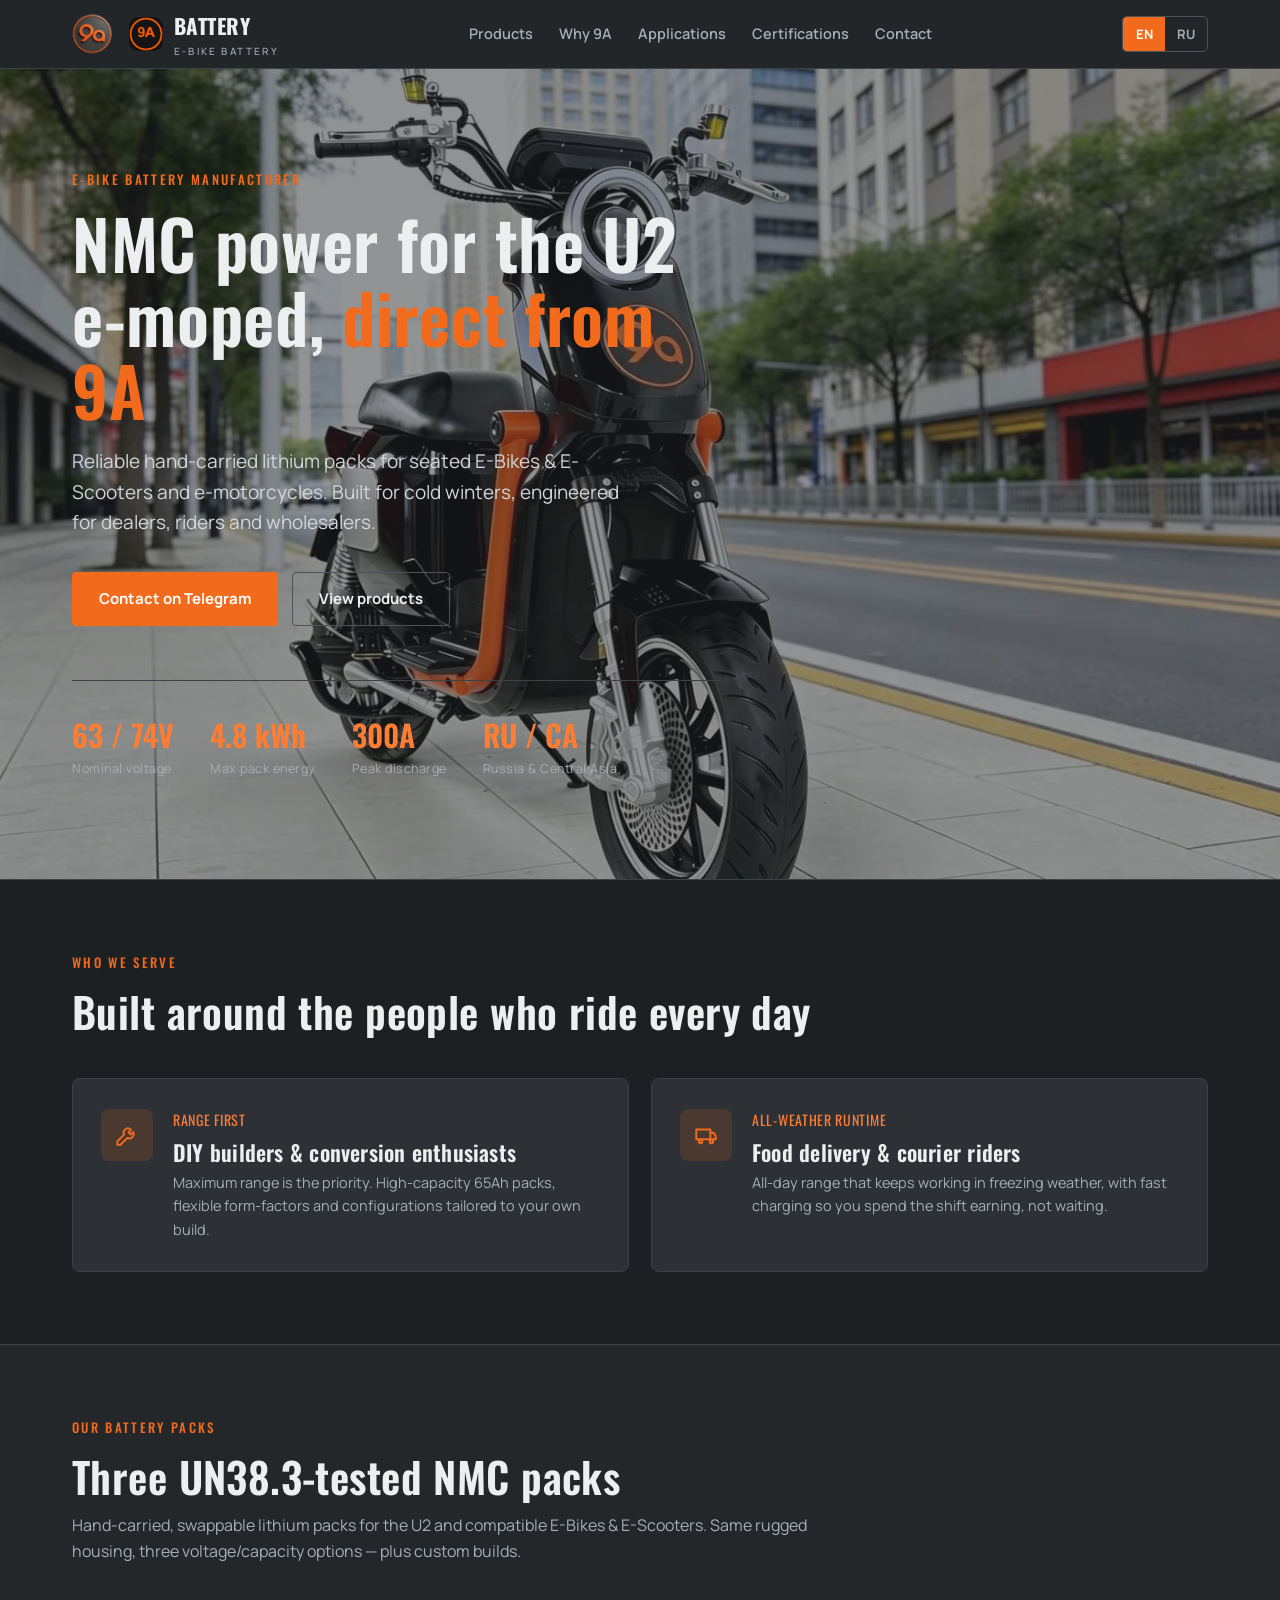
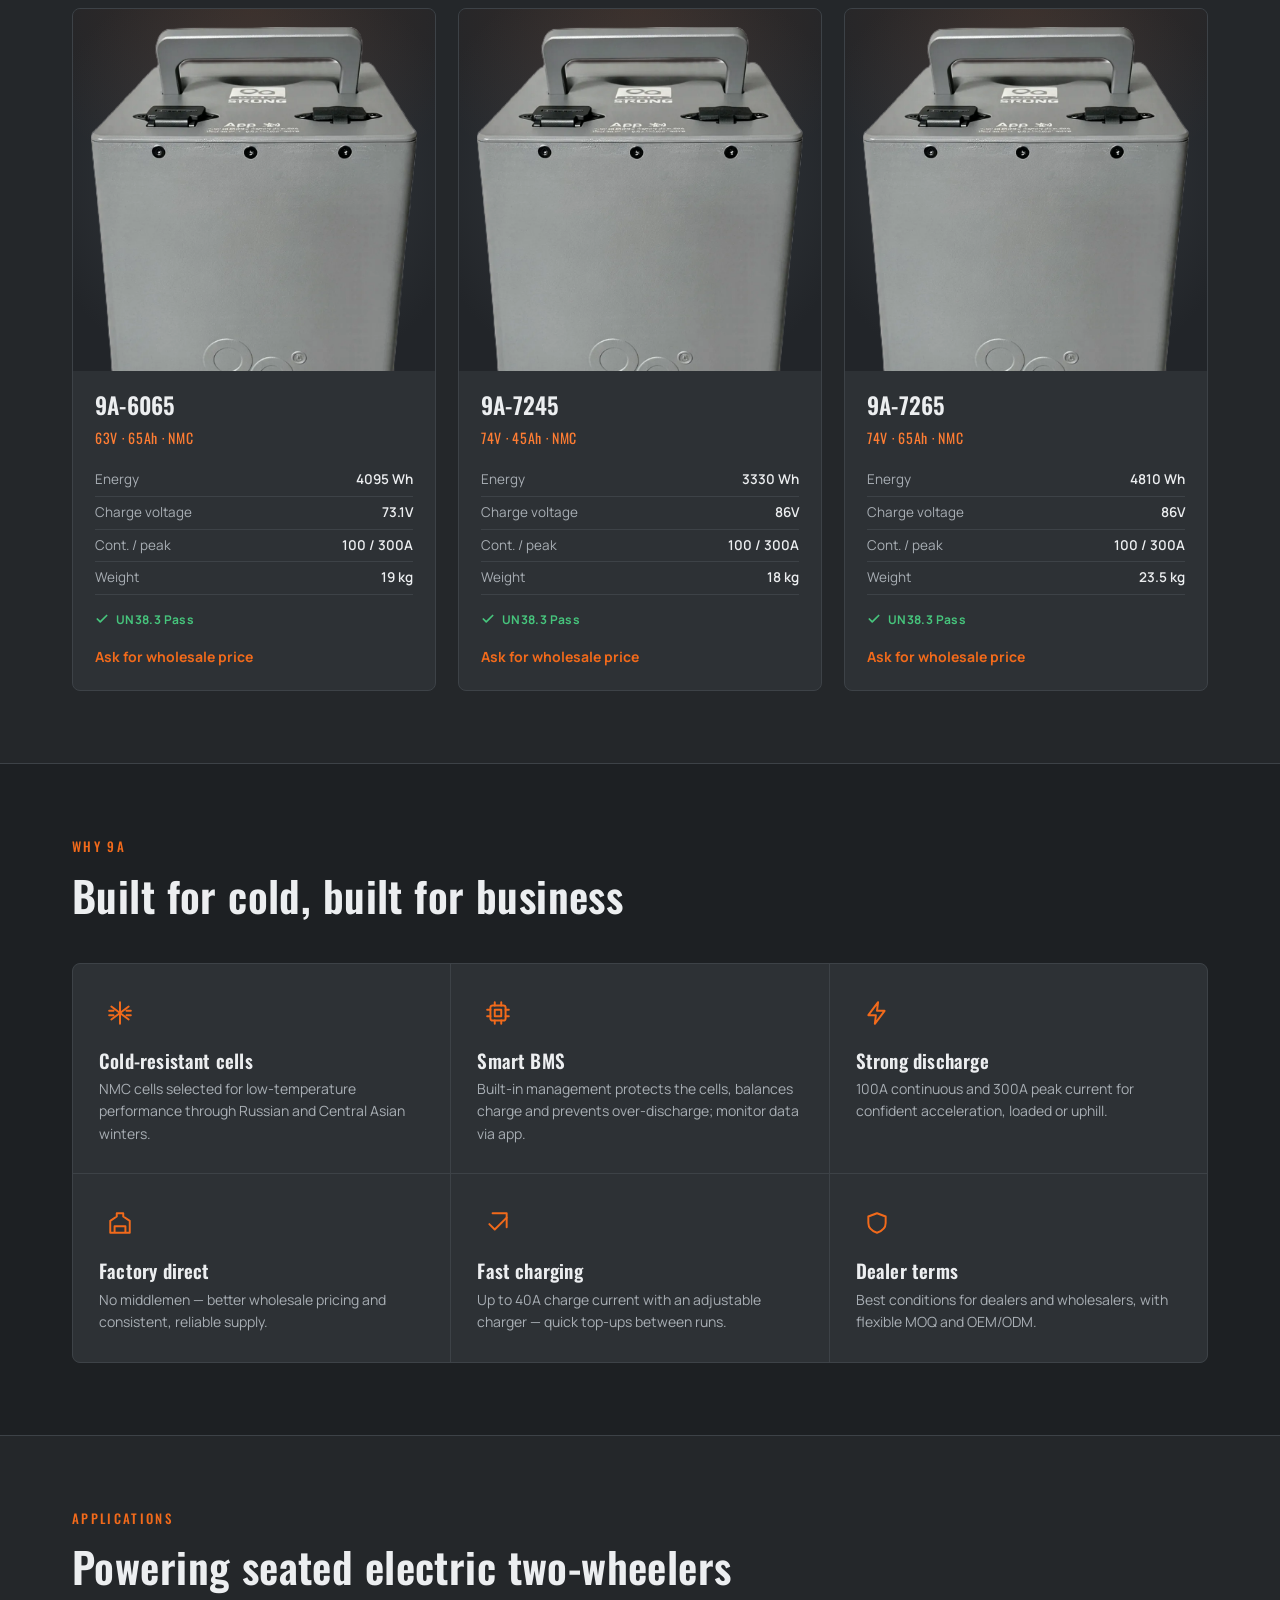
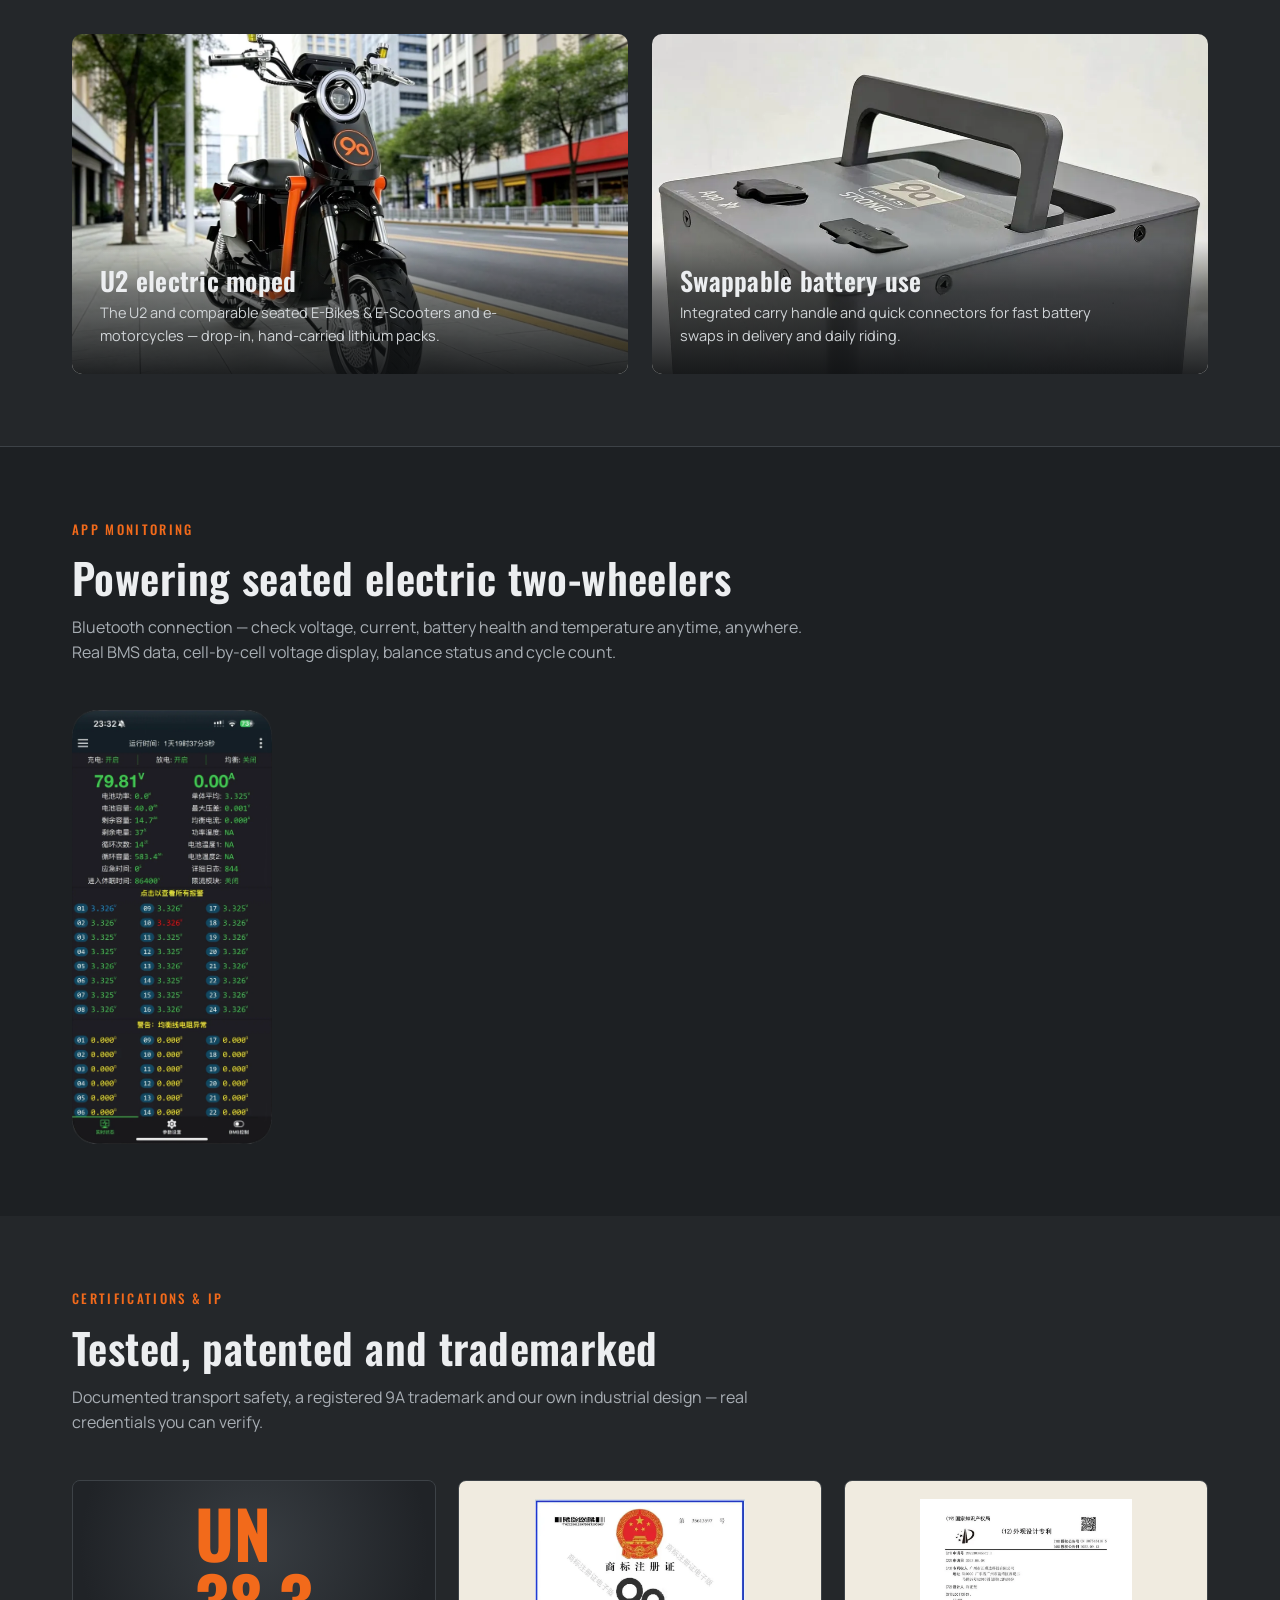
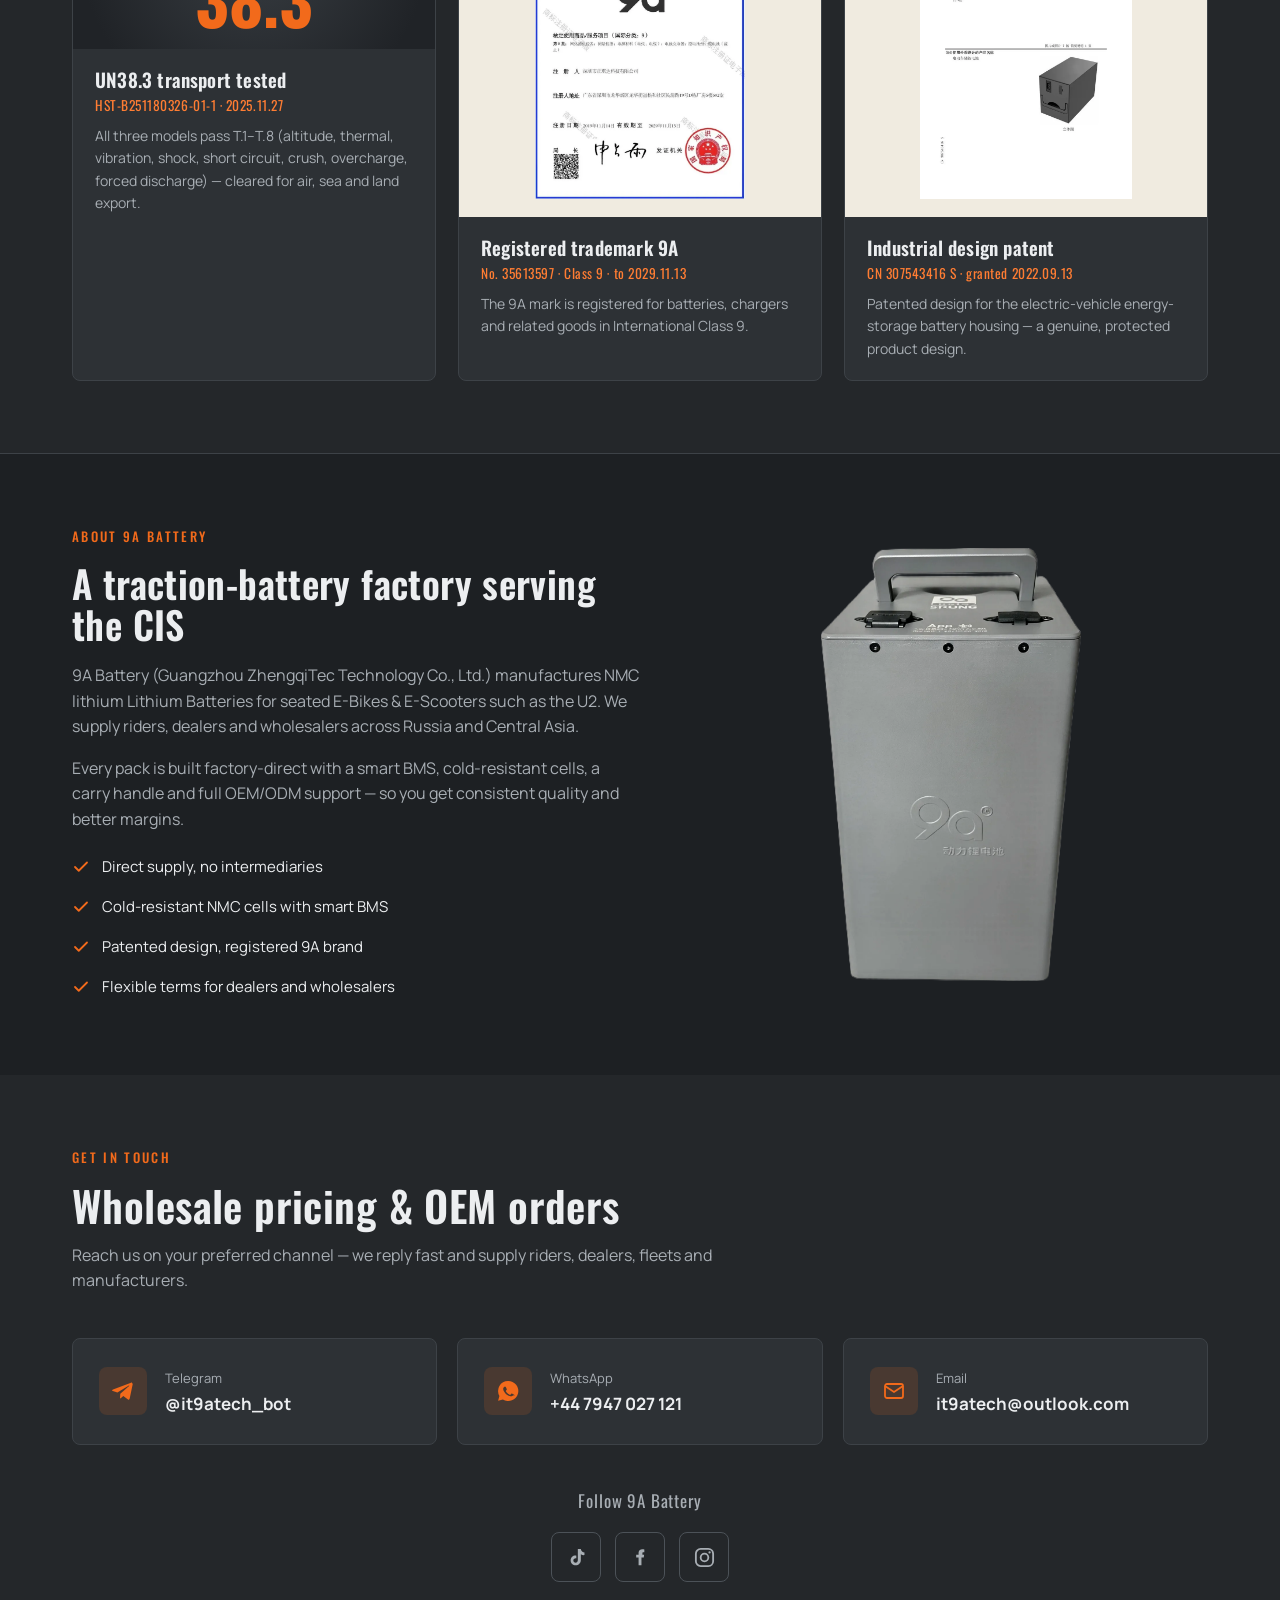
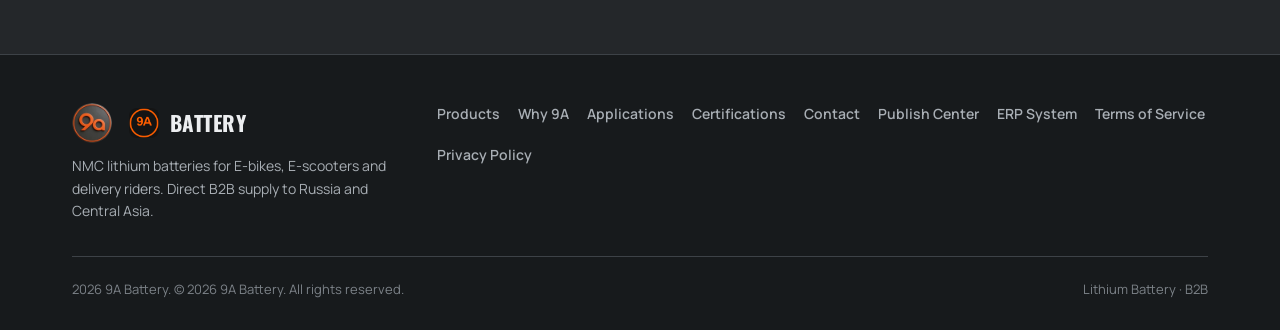
<file: index.html>
<!DOCTYPE html>
<html lang="en">
<head>
<meta charset="UTF-8">
<meta name="viewport" content="width=device-width, initial-scale=1">
<title>9A Battery | Lithium Batteries for E-Bikes, E-Scooters & Delivery Riders</title>
<meta name="description" content="9A Battery is a direct manufacturer of lithium batteries for e-bikes, e-scooters, delivery riders and DIY projects. Active Balancing + BMS APP visualization. CE/UN38.3 certified. B2B wholesale for Russia & Central Asia.">
<link rel="icon" href="favicon.ico" sizes="any">
<link rel="icon" type="image/png" sizes="192x192" href="icon-192.png">
<link rel="icon" type="image/png" sizes="512x512" href="icon-512.png">
<link rel="apple-touch-icon" sizes="180x180" href="apple-touch-icon.png">
<link rel="preload" as="image" href="assets/hero.webp" fetchpriority="high">
<meta property="og:type" content="website">
<meta property="og:site_name" content="9A Battery">
<meta property="og:url" content="https://9abms.com/">
<meta property="og:title" content="9A Battery | Lithium Batteries for E-Bikes, E-Scooters & Delivery Riders">
<meta property="og:description" content="Direct manufacturer of NMC lithium batteries for e-bikes, e-scooters and delivery riders. 100A continuous discharge, smart BMS with APP monitoring. B2B wholesale for Russia & Central Asia.">
<meta property="og:image" content="https://9abms.com/assets/hero.jpg">
<meta name="twitter:card" content="summary_large_image">

<link rel="stylesheet" href="assets/fonts.css">
<style>
:root{
  --bg:#24272a; --bg2:#1d2023; --panel:#2d3135; --panel2:#353a3f;
  --border:#3d4247; --border2:#4c5258;
  --text:#eceef0; --muted:#a8aeb4; --faint:#7c8288;
  --orange:#f26a1b; --orange2:#ff7d33; --orange-soft:rgba(242,106,27,.14);
  --maxw:1180px;
}
*{box-sizing:border-box;margin:0;padding:0}
html{scroll-behavior:smooth}
body{font-family:'Manrope',system-ui,-apple-system,'Segoe UI',sans-serif;background:var(--bg);color:var(--text);line-height:1.6;-webkit-font-smoothing:antialiased;overflow-x:hidden}
h1,h2,h3,.display{font-family:'Oswald','Arial Narrow',sans-serif;font-weight:600;line-height:1.08;letter-spacing:.01em}
a{color:inherit;text-decoration:none}
img{max-width:100%;display:block}
.wrap{width:100%;max-width:var(--maxw);margin:0 auto;padding:0 22px}
section{padding:72px 0}
.eyebrow{font-family:'Oswald',sans-serif;font-weight:500;letter-spacing:.18em;text-transform:uppercase;font-size:13px;color:var(--orange);margin-bottom:16px}
.sec-head{max-width:740px;margin-bottom:44px}
.sec-head h2{font-size:clamp(28px,4vw,42px)}
.sec-head p{color:var(--muted);margin-top:14px;font-size:16px}
.btn{display:inline-flex;align-items:center;gap:10px;font-weight:700;font-size:15px;padding:14px 26px;border-radius:4px;cursor:pointer;border:1px solid transparent;transition:transform .15s,background .2s,border-color .2s;min-height:48px}
.btn-primary{background:var(--orange);color:#fff}
.btn-primary:hover{background:var(--orange2);transform:translateY(-2px)}
.btn-ghost{background:transparent;border-color:var(--border2);color:var(--text)}
.btn-ghost:hover{border-color:var(--orange);color:var(--orange2)}
/* header */
header.site{position:sticky;top:0;z-index:50;background:rgba(36,39,42,.9);backdrop-filter:blur(12px);border-bottom:1px solid var(--border)}
.nav{display:flex;align-items:center;justify-content:space-between;height:68px}
.brand{display:flex;align-items:center;gap:11px;font-family:'Oswald',sans-serif;font-weight:700;font-size:21px;letter-spacing:.02em}
.brand .mark{width:40px;height:40px;border-radius:50%;object-fit:cover;display:block}
.brand small{display:block;font-family:'Manrope',sans-serif;font-size:10px;font-weight:500;letter-spacing:.22em;color:var(--muted);text-transform:uppercase}
.nav-links{display:none;align-items:center;gap:26px}
.nav-links a{font-size:14.5px;font-weight:600;color:var(--muted);padding:6px 0}
.nav-links a:hover{color:var(--text)}
.nav-right{display:flex;align-items:center;gap:14px}
.lang{display:flex;border:1px solid var(--border2);border-radius:5px;overflow:hidden}
.lang button{background:transparent;color:var(--muted);border:0;padding:8px 12px;font-family:inherit;font-size:13px;font-weight:700;cursor:pointer;min-width:42px}
.lang button.active{background:var(--orange);color:#fff}
.burger{display:grid;place-items:center;width:44px;height:44px;background:transparent;border:1px solid var(--border2);border-radius:6px;cursor:pointer}
.burger span{display:block;width:20px;height:2px;background:var(--text);position:relative}
.burger span::before,.burger span::after{content:"";position:absolute;left:0;width:20px;height:2px;background:var(--text)}
.burger span::before{top:-6px}.burger span::after{top:6px}
.mobile-menu{display:none;border-bottom:1px solid var(--border);background:var(--bg2)}
.mobile-menu.open{display:block}
.mobile-menu a{display:block;padding:15px 22px;font-weight:600;color:var(--muted);border-top:1px solid var(--border)}
/* hero */
.hero{position:relative;padding:0;min-height:90vh;display:flex;align-items:center;overflow:hidden}
.hero-bg{position:absolute;ins:0;z-index:0}
.hero-bg img{width:100%;height:100%;object-fit:cover;object-position:center right;opacity:.5}
.hero-bg::after{content:"";position:absolute;ins:0;background:linear-gradient(90deg,var(--bg) 26%,rgba(36,39,42,.78) 58%,rgba(36,39,42,.35)),linear-gradient(0deg,var(--bg),transparent 45%)}
.hero .wrap{position:relative;z-index:2;padding-top:88px;padding-bottom:88px}
.hero-inner{max-width:650px}
.hero h1{font-size:clamp(38px,6.2vw,68px);margin:6px 0 20px}
.hero h1 .accent{color:var(--orange)}
.hero p.lead{font-size:clamp(16px,1.6vw,19px);color:#d2d6d9;max-width:560px;margin-bottom:34px}
.hero-cta{display:flex;flex-wrap:wrap;gap:14px}
.hero-stats{display:flex;flex-wrap:wrap;gap:36px;margin-top:54px;padding-top:30px;border-top:1px solid var(--border)}
.hstat .num{font-family:'Oswald',sans-serif;font-size:30px;font-weight:600;color:var(--orange2)}
.hstat .lab{font-size:12.5px;color:var(--muted);letter-spacing:.04em}
/* who we serve */
.serve{background:var(--bg2);border-top:1px solid var(--border);border-bottom:1px solid var(--border)}
.serve-grid{display:grid;grid-template-columns:1fr;gap:22px}
.serve-card{background:var(--panel);border:1px solid var(--border);border-radius:8px;padding:30px 28px;display:flex;gap:20px}
.serve-card .ic{width:52px;height:52px;border-radius:8px;background:var(--orange-soft);color:var(--orange);display:grid;place-items:center;flex-shrink:0}
.serve-card h3{font-size:22px;margin-bottom:7px}
.serve-card .tag{font-family:'Oswald';color:var(--orange2);font-size:14px;letter-spacing:.05em;margin-bottom:9px}
.serve-card p{color:var(--muted);font-size:14.5px}
/* products */
.grid-3{display:grid;grid-template-columns:1fr;gap:22px}
.product{background:var(--panel);border:1px solid var(--border);border-radius:8px;overflow:hidden;display:flex;flex-direction:column;transition:border-color .2s,transform .2s}
.product:hover{border-color:var(--border2);transform:translateY(-4px)}
.product .ph{aspect-ratio:1/1;overflow:hidden;display:grid;place-items:center;
  background:radial-gradient(120% 95% at 50% 0%,rgba(242,106,27,.10),transparent 55%),radial-gradient(circle at 50% 46%,#383d42,#222529 82%)}
.product .ph img{width:100%;height:100%;object-fit:contain;padding:18px}
.product .body{padding:22px;display:flex;flex-direction:column;gap:9px;flex:1}
.product h3{font-size:23px}
.product .specline{font-family:'Oswald';color:var(--orange2);font-size:14px;letter-spacing:.05em}
.spec-tbl{width:100%;border-collapse:collapse;margin:6px 0;font-size:13.5px}
.spec-tbl td{padding:5px 0;color:var(--muted);border-bottom:1px solid var(--border)}
.spec-tbl td:last-child{text-align:right;color:var(--text);font-weight:600}
.badge{display:inline-flex;align-items:center;gap:7px;font-size:12px;font-weight:700;color:#46c47c;letter-spacing:.03em}
.product .go{font-weight:700;font-size:14px;color:var(--orange);margin-top:auto;padding-top:8px}
/* advantages */
.adv{background:var(--bg2);border-top:1px solid var(--border);border-bottom:1px solid var(--border)}
.grid-adv{display:grid;grid-template-columns:1fr;gap:1px;background:var(--border);border:1px solid var(--border);border-radius:8px;overflow:hidden}
.adv-cell{background:var(--panel);padding:28px 26px}
.adv-cell .ic{width:42px;height:42px;display:grid;place-items:center;color:var(--orange);margin-bottom:16px}
.adv-cell h3{font-size:19px;margin-bottom:8px}
.adv-cell p{color:var(--muted);font-size:14px}
/* applications */
.app-grid{display:grid;grid-template-columns:1fr;gap:24px}
.app-card{position:relative;border-radius:10px;overflow:hidden;min-height:340px;display:flex;align-items:flex-end}
.app-card img{position:absolute;ins:0;width:100%;height:100%;object-fit:cover;transition:transform .5s}
.app-card:hover img{transform:scale(1.05)}
.app-card::after{content:"";position:absolute;ins:0;background:linear-gradient(0deg,rgba(15,17,19,.96) 16%,rgba(15,17,19,.62) 44%,rgba(15,17,19,.18) 68%,transparent)}
.app-card .cap{position:relative;z-index:2;padding:26px 28px;width:100%;
  background:linear-gradient(0deg,rgba(14,16,18,.92),rgba(14,16,18,.55) 62%,rgba(14,16,18,0))}
.app-card h3{font-size:26px;margin-bottom:6px}
.app-card p{color:#d0d4d7;font-size:14.5px;max-width:430px}
/* stock */
.stock{background:var(--bg2);border-top:1px solid var(--border)}
.stock-grid{display:grid;grid-template-columns:1fr;gap:18px}
.stock-grid figure{border-radius:8px;overflow:hidden;border:1px solid var(--border);
  background:radial-gradient(circle at 50% 36%,#383d42,#212428 84%);padding:18px}
.stock-grid img{width:100%;height:auto;object-fit:contain}
/* certifications */
.cert-grid{display:grid;grid-template-columns:1fr;gap:22px}
.cert-card{background:var(--panel);border:1px solid var(--border);border-radius:8px;overflow:hidden;display:flex;flex-direction:column}
.cert-card .ph{background:#f0ebe0;display:grid;place-items:center;padding:18px}
.cert-card .ph img{max-height:300px;width:auto}
.cert-card .body{padding:20px 22px}
.cert-card h3{font-size:19px;margin-bottom:6px}
.cert-card .no{font-family:'Oswald';color:var(--orange2);font-size:13.5px;letter-spacing:.04em;margin-bottom:8px}
.cert-card p{color:var(--muted);font-size:14px}
/* about */
.about{background:var(--bg2);border-top:1px solid var(--border)}
.about-grid{display:grid;grid-template-columns:1fr;gap:38px;align-items:center}
.about-img{border-radius:10px;overflow:hidden;border:1px solid var(--border);
  background:radial-gradient(circle at 50% 34%,#383d42,#212428 84%);padding:26px}
.about-img img{width:100%;height:auto;object-fit:contain}
.about-text h2{font-size:clamp(26px,3.4vw,38px);margin-bottom:18px}
.about-text p{color:var(--muted);margin-bottom:16px}
.about-list{list-style:none;margin-top:22px;display:grid;gap:12px}
.about-list li{display:flex;gap:12px;align-items:flex-start;font-size:15px}
.about-list .tick{color:var(--orange);flex-shrink:0;margin-top:3px}
/* contact */
.contact-grid{display:grid;grid-template-columns:1fr;gap:20px}
.contact-card{background:var(--panel);border:1px solid var(--border);border-radius:8px;padding:26px;display:flex;gap:18px;align-items:center}
.contact-card .ic{width:48px;height:48px;border-radius:8px;background:var(--orange-soft);color:var(--orange);display:grid;place-items:center;flex-shrink:0}
.contact-card .k{font-size:13px;color:var(--muted)}
.contact-card .v{font-weight:700;font-size:17px;word-break:break-all}
.contact-card:hover{border-color:var(--border2)}
/* social row */
.social-row{margin-top:42px;text-align:center}
.social-title{font-family:'Oswald';font-size:17px;color:var(--muted);margin-bottom:18px;letter-spacing:.05em}
.social-icons{display:flex;justify-content:center;gap:14px;flex-wrap:wrap}
.social-icons a{width:50px;height:50px;border-radius:8px;border:1px solid var(--border2);display:grid;place-items:center;color:var(--muted);transition:.2s}
.social-icons a:hover{color:#fff;border-color:var(--orange);background:var(--orange);transform:translateY(-2px)}
.social-icons svg{width:23px;height:23px}
/* footer */
footer.site{background:#171a1c;border-top:1px solid var(--border);padding:48px 0 30px}
.foot-grid{display:flex;flex-direction:column;gap:24px;margin-bottom:34px}
.foot-grid p{color:var(--muted);font-size:14px;max-width:390px;margin-top:12px}
.foot-links{display:flex;flex-wrap:wrap;gap:18px}
.foot-links a{color:var(--muted);font-size:14px;font-weight:600}
.foot-links a:hover{color:var(--orange2)}
.foot-bottom{border-top:1px solid var(--border);padding-top:22px;display:flex;flex-wrap:wrap;gap:10px;justify-content:space-between;color:var(--faint);font-size:13px}
@media(min-width:760px){
  .nav-links{display:flex}.burger{display:none}
  .grid-3{grid-template-columns:repeat(3,1fr)}
  .serve-grid{grid-template-columns:repeat(2,1fr)}
  .grid-adv{grid-template-columns:repeat(2,1fr)}
  .app-grid{grid-template-columns:repeat(2,1fr)}
  .stock-grid{grid-template-columns:repeat(3,1fr)}
  .cert-grid{grid-template-columns:repeat(3,1fr)}
  .about-grid{grid-template-columns:1.05fr .95fr;gap:54px}
  .contact-grid{grid-template-columns:repeat(3,1fr)}
  .foot-grid{flex-direction:row;justify-content:space-between;align-items:flex-start}
}
@media(min-width:1000px){.grid-adv{grid-template-columns:repeat(3,1fr)}}
</style>
</head>
<body>
<!-- Header -->
<header class="site">
  <div class="wrap nav">
    <a class="brand" href="#top"><img class="mark" src="assets/logo.webp" alt="9A logo"><img src="icon-192.png" width="34" height="34" alt="9A Battery app icon" style="border-radius:9px;margin-left:6px;vertical-align:middle"><span>BATTERY<small data-i18n="brandSub">E-Bike Battery</small></span></a>
    <nav class="nav-links">
      <a href="#products" data-i18n="navProducts">Products</a>
      <a href="#advantages" data-i18n="navAdv">Why 9A</a>
      <a href="#applications" data-i18n="navApp">Applications</a>
      <a href="#certifications" data-i18n="navCert">Certifications</a>
      <a href="#contact" data-i18n="navContact">Contact</a>
    </nav>
    <div class="nav-right">
      <div class="lang" role="group" aria-label="Language">
        <button id="btnEn" class="active" onclick="setLang('en')">EN</button>
        <button id="btnRu" onclick="setLang('ru')">RU</button>
      </div>
      <button class="burger" aria-label="Menu" onclick="toggleMenu()"><span></span></button>
    </div>
  </div>
  <nav class="mobile-menu" id="mobileMenu">
    <a href="#products" onclick="toggleMenu()" data-i18n="navProducts">Products</a>
    <a href="#advantages" onclick="toggleMenu()" data-i18n="navAdv">Why 9A</a>
    <a href="#applications" onclick="toggleMenu()" data-i18n="navApp">Applications</a>
    <a href="#certifications" onclick="toggleMenu()" data-i18n="navCert">Certifications</a>
    <a href="#contact" onclick="toggleMenu()" data-i18n="navContact">Contact</a>
  </nav>
</header>

<!-- Hero -->
<section class="hero" id="top">
  <div class="hero-bg"><img src="assets/hero.webp" alt="9A Battery pack on a U2 electric moped"></div>
  <div class="wrap">
    <div class="hero-inner">
      <div class="eyebrow" data-i18n="heroKicker">E-Bike Battery Manufacturer</div>
      <h1 data-i18n="heroTitle">NMC power for the U2 e-moped, <span class="accent">direct from 9A</span></h1>
      <p class="lead" data-i18n="heroLead">Reliable hand-carried lithium packs for seated E-Bikes & E-Scooters and e-motorcycles. Built for cold winters, engineered for dealers, riders and wholesalers.</p>
      <div class="hero-cta">
        <a class="btn btn-primary" href="https://t.me/it9atech_bot" target="_blank" rel="noopener" data-i18n="heroCta1">Contact on Telegram</a>
        <a class="btn btn-ghost" href="#products" data-i18n="heroCta2">View products</a>
      </div>
      <div class="hero-stats">
        <div class="hstat"><div class="num">63 / 74V</div><div class="lab" data-i18n="stat1">Nominal voltage</div></div>
        <div class="hstat"><div class="num">4.8 kWh</div><div class="lab" data-i18n="stat2">Max pack energy</div></div>
        <div class="hstat"><div class="num">300A</div><div class="lab" data-i18n="stat3">Peak discharge</div></div>
        <div class="hstat"><div class="num">RU / CA</div><div class="lab" data-i18n="stat4">Russia &amp; Central Asia</div></div>
      </div>
    </div>
  </div>
</section>

<!-- Who we serve -->
<section class="serve" id="serve">
  <div class="wrap">
    <div class="sec-head">
      <div class="eyebrow" data-i18n="serveKicker">Who We Serve</div>
      <h2 data-i18n="serveTitle">Built around the people who ride every day</h2>
    </div>
    <div class="serve-grid">
      <div class="serve-card">
        <span class="ic"><svg width="26" height="26" viewBox="0 0 24 24" fill="none" stroke="currentColor" stroke-width="1.8" stroke-linecap="round" stroke-linejoin="round"><path d="M14.7 6.3a4 4 0 0 0-5.4 5.4L3 18v3h3l6.3-6.3a4 4 0 0 0 5.4-5.4l-2.3 2.3-2-2 2.3-2.3z"/></svg></span>
        <div>
          <div class="tag" data-i18n="s1Tag">RANGE FIRST</div>
          <h3 data-i18n="s1Name">DIY builders &amp; conversion enthusiasts</h3>
          <p data-i18n="s1Desc">Maximum range is the priority. High-capacity 65Ah packs, flexible form-factors and configurations tailored to your own build.</p>
        </div>
      </div>
      <div class="serve-card">
        <span class="ic"><svg width="26" height="26" viewBox="0 0 24 24" fill="none" stroke="currentColor" stroke-width="1.8" stroke-linecap="round" stroke-linejoin="round"><path d="M3 7h13v9H3zM16 10h3l2 3v3h-5"/><circle cx="7" cy="18" r="1.6"/><circle cx="17" cy="18" r="1.6"/></svg></span>
        <div>
          <div class="tag" data-i18n="s2Tag">ALL-WEATHER RUNTIME</div>
          <h3 data-i18n="s2Name">Food delivery &amp; courier riders</h3>
          <p data-i18n="s2Desc">All-day range that keeps working in freezing weather, with fast charging so you spend the shift earning, not waiting.</p>
        </div>
      </div>
    </div>
  </div>
</section>

<!-- Products -->
<section id="products">
  <div class="wrap">
    <div class="sec-head">
      <div class="eyebrow" data-i18n="prodKicker">Our Battery Packs</div>
      <h2 data-i18n="prodTitle">Three UN38.3-tested NMC packs</h2>
      <p data-i18n="prodSub">Hand-carried, swappable lithium packs for the U2 and compatible E-Bikes & E-Scooters. Same rugged housing, three voltage/capacity options — plus custom builds.</p>
    </div>
    <div class="grid-3">
      <article class="product">
        <div class="ph"><img src="assets/battery-pack.webp" alt="9A-6065 NMC battery pack"></div>
        <div class="body">
          <h3>9A-6065</h3>
          <div class="specline">63V · 65Ah · NMC</div>
          <table class="spec-tbl">
            <tr><td data-i18n="tEnergy">Energy</td><td>4095 Wh</td></tr>
            <tr><td data-i18n="tCharge">Charge voltage</td><td>73.1V</td></tr>
            <tr><td data-i18n="tDischarge">Cont. / peak</td><td>100 / 300A</td></tr>
            <tr><td data-i18n="tWeight">Weight</td><td>19 kg</td></tr>
          </table>
          <span class="badge"><svg width="14" height="14" viewBox="0 0 24 24" fill="none" stroke="currentColor" stroke-width="3" stroke-linecap="round" stroke-linejoin="round"><path d="M20 6 9 17l-5-5"/></svg>UN38.3 Pass</span>
          <span class="go" data-i18n="askPrice">Ask for wholesale price</span>
        </div>
      </article>
      <article class="product">
        <div class="ph"><img src="assets/battery-pack.webp" alt="9A-7245 NMC battery pack"></div>
        <div class="body">
          <h3>9A-7245</h3>
          <div class="specline">74V · 45Ah · NMC</div>
          <table class="spec-tbl">
            <tr><td data-i18n="tEnergy">Energy</td><td>3330 Wh</td></tr>
            <tr><td data-i18n="tCharge">Charge voltage</td><td>86V</td></tr>
            <tr><td data-i18n="tDischarge">Cont. / peak</td><td>100 / 300A</td></tr>
            <tr><td data-i18n="tWeight">Weight</td><td>18 kg</td></tr>
          </table>
          <span class="badge"><svg width="14" height="14" viewBox="0 0 24 24" fill="none" stroke="currentColor" stroke-width="3" stroke-linecap="round" stroke-linejoin="round"><path d="M20 6 9 17l-5-5"/></svg>UN38.3 Pass</span>
          <span class="go" data-i18n="askPrice">Ask for wholesale price</span>
        </div>
      </article>
      <article class="product">
        <div class="ph"><img src="assets/battery-pack.webp" alt="9A-7265 NMC battery pack"></div>
        <div class="body">
          <h3>9A-7265</h3>
          <div class="specline">74V · 65Ah · NMC</div>
          <table class="spec-tbl">
            <tr><td data-i18n="tEnergy">Energy</td><td>4810 Wh</td></tr>
            <tr><td data-i18n="tCharge">Charge voltage</td><td>86V</td></tr>
            <tr><td data-i18n="tDischarge">Cont. / peak</td><td>100 / 300A</td></tr>
            <tr><td data-i18n="tWeight">Weight</td><td>23.5 kg</td></tr>
          </table>
          <span class="badge"><svg width="14" height="14" viewBox="0 0 24 24" fill="none" stroke="currentColor" stroke-width="3" stroke-linecap="round" stroke-linejoin="round"><path d="M20 6 9 17l-5-5"/></svg>UN38.3 Pass</span>
          <span class="go" data-i18n="askPrice">Ask for wholesale price</span>
        </div>
      </article>
    </div>
  </div>
</section>

<!-- Advantages -->
<section class="adv" id="advantages">
  <div class="wrap">
    <div class="sec-head">
      <div class="eyebrow" data-i18n="advKicker">Why 9A</div>
      <h2 data-i18n="advTitle">Built for cold, built for business</h2>
    </div>
    <div class="grid-adv">
      <div class="adv-cell">
        <div class="ic"><svg width="26" height="26" viewBox="0 0 24 24" fill="none" stroke="currentColor" stroke-width="1.8" stroke-linecap="round" stroke-linejoin="round"><path d="M12 2v20M4 6l16 12M4 18l16-12M2 10h4M18 10h4M2 14h4M18 14h4"/></svg></div>
        <h3 data-i18n="a1Name">Cold-resistant cells</h3>
        <p data-i18n="a1Desc">NMC cells selected for low-temperature performance through Russian and Central Asian winters.</p>
      </div>
      <div class="adv-cell">
        <div class="ic"><svg width="26" height="26" viewBox="0 0 24 24" fill="none" stroke="currentColor" stroke-width="1.8" stroke-linecap="round" stroke-linejoin="round"><rect x="5" y="5" width="14" height="14" rx="2"/><path d="M9 9h6v6H9zM9 2v3M15 2v3M9 19v3M15 19v3M2 9h3M2 15h3M19 9h3M19 15h3"/></svg></div>
        <h3 data-i18n="a2Name">Smart BMS</h3>
        <p data-i18n="a2Desc">Built-in management protects the cells, balances charge and prevents over-discharge; monitor data via app.</p>
      </div>
      <div class="adv-cell">
        <div class="ic"><svg width="26" height="26" viewBox="0 0 24 24" fill="none" stroke="currentColor" stroke-width="1.8" stroke-linecap="round" stroke-linejoin="round"><path d="M13 2 4 14h7l-1 8 9-12h-7l1-8z"/></svg></div>
        <h3 data-i18n="a3Name">Strong discharge</h3>
        <p data-i18n="a3Desc">100A continuous and 300A peak current for confident acceleration, loaded or uphill.</p>
      </div>
      <div class="adv-cell">
        <div class="ic"><svg width="26" height="26" viewBox="0 0 24 24" fill="none" stroke="currentColor" stroke-width="1.8" stroke-linecap="round" stroke-linejoin="round"><path d="M3 21V10l6-4v-3h6v3l6 4v11zM7 21v-6h10v6"/></svg></div>
        <h3 data-i18n="a4Name">Factory direct</h3>
        <p data-i18n="a4Desc">No middlemen — better wholesale pricing and consistent, reliable supply.</p>
      </div>
      <div class="adv-cell">
        <div class="ic"><svg width="26" height="26" viewBox="0 0 24 24" fill="none" stroke="currentColor" stroke-width="1.8" stroke-linecap="round" stroke-linejoin="round"><path d="M20 7 9 18l-5-5"/><path d="M7 3h13v13"/></svg></div>
        <h3 data-i18n="a5Name">Fast charging</h3>
        <p data-i18n="a5Desc">Up to 40A charge current with an adjustable charger — quick top-ups between runs.</p>
      </div>
      <div class="adv-cell">
        <div class="ic"><svg width="26" height="26" viewBox="0 0 24 24" fill="none" stroke="currentColor" stroke-width="1.8" stroke-linecap="round" stroke-linejoin="round"><path d="M12 3 4 6v6c0 5 3.5 7.5 8 9 4.5-1.5 8-4 8-9V6l-8-3z"/></svg></div>
        <h3 data-i18n="a6Name">Dealer terms</h3>
        <p data-i18n="a6Desc">Best conditions for dealers and wholesalers, with flexible minimum order quantities and OEM/ODM.</p>
      </div>
    </div>
  </div>
</section>

<!-- Applications -->
<section id="applications">
  <div class="wrap">
    <div class="sec-head">
      <div class="eyebrow" data-i18n="appKicker">Applications</div>
      <h2 data-i18n="appTitle">Powering seated electric two-wheelers</h2>
    </div>
    <div class="app-grid">
      <div class="app-card">
        <img src="assets/hero.webp" alt="U2 electric moped">
        <div class="cap">
          <h3 data-i18n="app1Name">U2 electric moped</h3>
          <p data-i18n="app1Desc">The U2 and comparable seated E-Bikes & E-Scooters and e-motorcycles — drop-in, hand-carried lithium packs.</p>
        </div>
      </div>
      <div class="app-card">
        <img src="assets/detail.webp" alt="Swappable battery top and handle">
        <div class="cap">
          <h3 data-i18n="app2Name">Swappable battery use</h3>
          <p data-i18n="app2Desc">Integrated carry handle and quick connectors for fast battery swaps in delivery and daily riding.</p>
        </div>
      </div>
    </div>
  </div>
</section>

<!-- APP Monitoring -->
<section class="stock" id="app-monitor">
  <div class="wrap">
    <div class="sec-head">
      <div class="eyebrow">APP Monitoring</div>
      <h2 data-i18n="appTitle">Real-time monitoring via mobile app</h2>
      <p data-i18n="appSub">Bluetooth connection — check voltage, current, battery health and temperature anytime, anywhere. Real BMS data, cell-by-cell voltage display, balance status and cycle count.</p>
    </div>
    <div style="text-align:center">
      <img src="assets/app-ui.webp" width="900" height="1955" alt="9A Battery APP monitoring interface" style="max-width:200px;width:100%;height:auto">
    </div>
  </div>
</section>

<!-- Certifications -->
<section id="certifications">
  <div class="wrap">
    <div class="sec-head">
      <div class="eyebrow" data-i18n="certKicker">Certifications &amp; IP</div>
      <h2 data-i18n="certTitle">Tested, patented and trademarked</h2>
      <p data-i18n="certSub">Documented transport safety, a registered 9A trademark and our own industrial design — real credentials you can verify.</p>
    </div>
    <div class="cert-grid">
      <div class="cert-card">
        <div class="ph" style="background:radial-gradient(circle at 50% 40%,#383d42,#202327 84%)"><span style="font-family:Oswald;font-size:66px;color:#f26a1b;font-weight:700;line-height:1">UN<br>38.3</span></div>
        <div class="body">
          <h3 data-i18n="c1Name">UN38.3 transport tested</h3>
          <div class="no">HST-B251180326-01-1 · 2025.11.27</div>
          <p data-i18n="c1Desc">All three models pass T.1–T.8 (altitude, thermal, vibration, shock, short circuit, crush, overcharge, forced discharge) — cleared for air, sea and land export.</p>
        </div>
      </div>
      <div class="cert-card">
        <div class="ph"><img src="assets/cert-trademark.webp" alt="9A trademark registration certificate"></div>
        <div class="body">
          <h3 data-i18n="c2Name">Registered trademark 9A</h3>
          <div class="no">No. 35613597 · Class 9 · to 2029.11.13</div>
          <p data-i18n="c2Desc">The 9A mark is registered for batteries, chargers and related goods in International Class 9.</p>
        </div>
      </div>
      <div class="cert-card">
        <div class="ph"><img src="assets/cert-patent.webp" alt="Industrial design patent certificate"></div>
        <div class="body">
          <h3 data-i18n="c3Name">Industrial design patent</h3>
          <div class="no">CN 307543416 S · granted 2022.09.13</div>
          <p data-i18n="c3Desc">Patented design for the electric-vehicle energy-storage battery housing — a genuine, protected product design.</p>
        </div>
      </div>
    </div>
  </div>
</section>

<!-- About -->
<section class="about" id="about">
  <div class="wrap">
    <div class="about-grid">
      <div class="about-text">
        <div class="eyebrow" data-i18n="aboutKicker">About 9A Battery</div>
        <h2 data-i18n="aboutTitle">A traction-battery factory serving the CIS</h2>
        <p data-i18n="aboutP1">9A Battery (Guangzhou ZhengqiTec Technology Co., Ltd.) manufactures NMC lithium Lithium Batteries for seated E-Bikes & E-Scooters such as the U2. We supply riders, dealers and wholesalers across Russia and Central Asia.</p>
        <p data-i18n="aboutP2">Every pack is built factory-direct with a smart BMS, cold-resistant cells, a carry handle and full OEM/ODM support — so you get consistent quality and better margins.</p>
        <ul class="about-list">
          <li><span class="tick"><svg width="18" height="18" viewBox="0 0 24 24" fill="none" stroke="currentColor" stroke-width="2.4" stroke-linecap="round" stroke-linejoin="round"><path d="M20 6 9 17l-5-5"/></svg></span><span data-i18n="aboutL1">Direct supply, no intermediaries</span></li>
          <li><span class="tick"><svg width="18" height="18" viewBox="0 0 24 24" fill="none" stroke="currentColor" stroke-width="2.4" stroke-linecap="round" stroke-linejoin="round"><path d="M20 6 9 17l-5-5"/></svg></span><span data-i18n="aboutL2">Cold-resistant NMC cells with smart BMS</span></li>
          <li><span class="tick"><svg width="18" height="18" viewBox="0 0 24 24" fill="none" stroke="currentColor" stroke-width="2.4" stroke-linecap="round" stroke-linejoin="round"><path d="M20 6 9 17l-5-5"/></svg></span><span data-i18n="aboutL3">Patented design, registered 9A brand</span></li>
          <li><span class="tick"><svg width="18" height="18" viewBox="0 0 24 24" fill="none" stroke="currentColor" stroke-width="2.4" stroke-linecap="round" stroke-linejoin="round"><path d="M20 6 9 17l-5-5"/></svg></span><span data-i18n="aboutL4">Flexible terms for dealers and wholesalers</span></li>
        </ul>
      </div>
      <div style="max-width:260px;margin:0 auto"><img src="assets/battery-pack.webp" alt="9A Battery NMC pack" style="width:100%;height:auto"></div>
    </div>
  </div>
</section>

<!-- Contact -->
<section id="contact">
  <div class="wrap">
    <div class="sec-head">
      <div class="eyebrow" data-i18n="contactKicker">Get in touch</div>
      <h2 data-i18n="contactTitle">Wholesale pricing &amp; OEM orders</h2>
      <p data-i18n="contactSub">Reach us on your preferred channel — we reply fast and supply riders, dealers, fleets and manufacturers.</p>
    </div>
    <div class="contact-grid">
      <a class="contact-card" href="https://t.me/it9atech_bot" target="_blank" rel="noopener">
        <span class="ic"><svg width="24" height="24" viewBox="0 0 24 24" fill="currentColor"><path d="M21.9 4.3 18.7 19.6c-.2 1-.8 1.3-1.7.8l-4.7-3.5-2.3 2.2c-.3.3-.5.5-1 .5l.3-4.8 8.8-7.9c.4-.3-.1-.5-.6-.2L6.4 13.5l-4.6-1.4c-1-.3-1-1 .2-1.5l18-6.9c.8-.3 1.5.2 1.2 1.4z"/></svg></span>
        <span><span class="k" data-i18n="cTelegram">Telegram</span><br><span class="v">@it9atech_bot</span></span>
      </a>
      <a class="contact-card" href="https://wa.me/447947027121" target="_blank" rel="noopener">
        <span class="ic"><svg width="24" height="24" viewBox="0 0 24 24" fill="currentColor"><path d="M12 2a10 10 0 0 0-8.6 15l-1.3 4.7 4.8-1.3A10 10 0 1 0 12 2zm5.4 14.1c-.2.6-1.2 1.2-1.7 1.2-.4.1-1 .2-3.1-.6-2.6-1.1-4.3-3.8-4.4-4-.1-.2-1-1.4-1-2.6s.6-1.8.9-2.1c.2-.3.5-.3.7-.3h.5c.2 0 .4 0 .6.5l.8 1.9c.1.2.1.4 0 .6l-.4.6-.4.4c-.1.1-.3.3-.1.5.2.3.8 1.3 1.7 2.1 1.2 1 2.1 1.4 2.4 1.5.3.1.5.1.6-.1l.8-1c.2-.3.4-.2.6-.1l1.8.9c.3.1.4.2.5.3.1.2.1.7-.1 1.2z"/></svg></span>
        <span><span class="k" data-i18n="cWhatsapp">WhatsApp</span><br><span class="v">+44 7947 027 121</span></span>
      </a>
      <a class="contact-card" href="mailto:it9atech@outlook.com">
        <span class="ic"><svg width="24" height="24" viewBox="0 0 24 24" fill="none" stroke="currentColor" stroke-width="1.8"><rect x="3" y="5" width="18" height="14" rx="2"/><path d="m3 7 9 6 9-6"/></svg></span>
        <span><span class="k" data-i18n="cEmail">Email</span><br><span class="v">it9atech@outlook.com</span></span>
      </a>
    </div>
    <div class="social-row">
      <p class="social-title" data-i18n="followUs">Follow 9A Battery</p>
      <div class="social-icons">
        <a href="https://www.tiktok.com/@china9a919" target="_blank" rel="noopener" aria-label="TikTok"><svg viewBox="0 0 24 24" fill="currentColor"><path d="M16.5 3c.4 2.2 1.7 3.6 3.8 3.8v2.7c-1.3.2-2.6-.2-3.8-.9v5.9c0 3.3-2.3 5.6-5.4 5.6-2.9 0-5.2-2.3-5.2-5.1 0-3 2.4-5.3 5.5-5 .1 0 .3 0 .4.1v2.8c-.2-.1-.4-.1-.6-.1-1.4 0-2.5 1-2.5 2.3 0 1.3 1 2.3 2.3 2.3 1.4 0 2.4-1 2.4-2.7V3h2.5z"/></svg></a>
        <a href="https://www.facebook.com/1362777350249851" target="_blank" rel="noopener" aria-label="Facebook"><svg viewBox="0 0 24 24" fill="currentColor"><path d="M14 9V7.5c0-.6.2-1 1.1-1H16V3.7c-.5-.1-1.4-.2-2.2-.2-2.3 0-3.8 1.4-3.8 3.9V9H7.5v3H10v8h3v-8h2.4l.4-3H14z"/></svg></a>
        <a href="https://www.instagram.com/it9atec" target="_blank" rel="noopener" aria-label="Instagram"><svg viewBox="0 0 24 24" fill="none" stroke="currentColor" stroke-width="1.9"><rect x="3" y="3" width="18" height="18" rx="5"/><circle cx="12" cy="12" r="4"/><circle cx="17.3" cy="6.7" r="1.2" fill="currentColor" stroke="none"/></svg></a>
      </div>
    </div>
  </div>
</section>

<!-- Footer -->
<footer class="site">
  <div class="wrap">
    <div class="foot-grid">
      <div>
        <a class="brand" href="#top"><img class="mark" src="assets/logo.webp" alt="9A logo"><img src="icon-192.png" width="30" height="30" alt="9A Battery app icon" style="border-radius:8px;margin-left:6px;vertical-align:middle"><span>BATTERY</span></a>
        <p data-i18n="footAbout">NMC lithium Lithium Batteries for the U2 and E-Bikes & E-Scooters. Factory-direct B2B supply for Russia &amp; Central Asia.</p>
      </div>
      <div class="foot-links">
        <a href="#products" data-i18n="navProducts">Products</a>
        <a href="#advantages" data-i18n="navAdv">Why 9A</a>
        <a href="#applications" data-i18n="navApp">Applications</a>
        <a href="#certifications" data-i18n="navCert">Certifications</a>
        <a href="#contact" data-i18n="navContact">Contact</a>
        <a href="publish.html" data-i18n="footerPub">Publish Center</a>
        <a href="erp/" data-i18n="footerErp">ERP System</a>
        <a href="terms.html">Terms of Service</a>
        <a href="privacy.html">Privacy Policy</a>
      </div>
    </div>
    <div class="foot-bottom">
      <span> 2026 9A Battery. <span data-i18n="allRights">All rights reserved.</span></span>
      <span data-i18n="footTag">E-Bike Battery · B2B</span>
    </div>
  </div>
</footer>
<script>
const I18N = {
en:{
brandSub:"E-Bike Battery",
navProducts:"Products",navAdv:"Why 9A",navApp:"Applications",navCert:"Certifications",navContact:"Contact",
heroKicker:"E-Bike Battery Manufacturer",
heroTitle:'NMC power for the U2 e-moped, <span class="accent">direct from 9A</span>',
heroLead:"Reliable hand-carried lithium packs for seated E-Bikes & E-Scooters and e-motorcycles. Built for cold winters, engineered for dealers, riders and wholesalers.",
heroCta1:"Contact on Telegram",heroCta2:"View products",heroCta3:"Publish Center",footerPub:"Publish Center",footerErp:"ERP System",
stat1:"Nominal voltage",stat2:"Max pack energy",stat3:"Peak discharge",stat4:"Russia & Central Asia",
serveKicker:"Who We Serve",serveTitle:"Built around the people who ride every day",
s1Tag:"RANGE FIRST",s1Name:"DIY builders & conversion enthusiasts",
s1Desc:"Maximum range is the priority. High-capacity 65Ah packs, flexible form-factors and configurations tailored to your own build.",
s2Tag:"ALL-WEATHER RUNTIME",s2Name:"Food delivery & courier riders",
s2Desc:"All-day range that keeps working in freezing weather, with fast charging so you spend the shift earning, not waiting.",
prodKicker:"Our Battery Packs",prodTitle:"Three UN38.3-tested NMC packs",
prodSub:"Hand-carried, swappable lithium packs for the U2 and compatible E-Bikes & E-Scooters. Same rugged housing, three voltage/capacity options — plus custom builds.",
tEnergy:"Energy",tCharge:"Charge voltage",tDischarge:"Cont. / peak",tWeight:"Weight",
askPrice:"Ask for wholesale price",
advKicker:"Why 9A",advTitle:"Built for cold, built for business",
a1Name:"Cold-resistant cells",a1Desc:"NMC cells selected for low-temperature performance through Russian and Central Asian winters.",
a2Name:"Smart BMS",a2Desc:"Built-in management protects the cells, balances charge and prevents over-discharge; monitor data via app.",
a3Name:"Strong discharge",a3Desc:"100A continuous and 300A peak current for confident acceleration, loaded or uphill.",
a4Name:"Factory direct",a4Desc:"No middlemen — better wholesale pricing and consistent, reliable supply.",
a5Name:"Fast charging",a5Desc:"Up to 40A charge current with an adjustable charger — quick top-ups between runs.",
a6Name:"Dealer terms",a6Desc:"Best conditions for dealers and wholesalers, with flexible MOQ and OEM/ODM.",
appKicker:"Applications",appTitle:"Powering seated electric two-wheelers",
app1Name:"U2 electric moped",app1Desc:"The U2 and comparable seated E-Bikes & E-Scooters and e-motorcycles — drop-in, hand-carried lithium packs.",
app2Name:"Swappable battery use",app2Desc:"Integrated carry handle and quick connectors for fast battery swaps in delivery and daily riding.",
stockKicker:"Ready Stock",stockTitle:"In stock and ready to ship",
stockSub:"Real warehouse photos of finished packs — consistent supply for dealers and fleets.",
certKicker:"Certifications & IP",certTitle:"Tested, patented and trademarked",
certSub:"Documented transport safety, a registered 9A trademark and our own industrial design — real credentials you can verify.",
c1Name:"UN38.3 transport tested",c1Desc:"All three models pass T.1–T.8 (altitude, thermal, vibration, shock, short circuit, crush, overcharge, forced discharge) — cleared for air, sea and land export.",
c2Name:"Registered trademark 9A",c2Desc:"The 9A mark is registered for batteries, chargers and related goods in International Class 9.",
c3Name:"Industrial design patent",c3Desc:"Patented design for the electric-vehicle energy-storage battery housing — a genuine, protected product design.",
aboutKicker:"About 9A Battery",aboutTitle:"A traction-battery factory serving the CIS",
aboutP1:"9A Battery (Guangzhou ZhengqiTec Technology Co., Ltd.) manufactures NMC lithium Lithium Batteries for seated E-Bikes & E-Scooters such as the U2. We supply riders, dealers and wholesalers across Russia and Central Asia.",
aboutP2:"Every pack is built factory-direct with a smart BMS, cold-resistant cells, a carry handle and full OEM/ODM support — so you get consistent quality and better margins.",
aboutL1:"Direct supply, no intermediaries",aboutL2:"Cold-resistant NMC cells with smart BMS",
aboutL3:"Patented design, registered 9A brand",aboutL4:"Flexible terms for dealers and wholesalers",
contactKicker:"Get in touch",contactTitle:"Wholesale pricing & OEM orders",
contactSub:"Reach us on your preferred channel — we reply fast and supply riders, dealers, fleets and manufacturers.",
cTelegram:"Telegram",cWhatsapp:"WhatsApp",cEmail:"Email",followUs:"Follow 9A Battery",
footAbout:"NMC lithium batteries for E-bikes, E-scooters and delivery riders. Direct B2B supply to Russia and Central Asia.",
allRights:"© 2026 9A Battery. All rights reserved.",footTag:"Lithium Battery · B2B"
},
ru:{
brandSub:"Литиевый Аккумулятор",
navProducts:"Продукты",navAdv:"Почему 9А",navApp:"Применение",navCert:"Сертификаты",navContact:"Контакты",
heroKicker:"Производитель литиевых аккумуляторов для электровелосипедов",
heroTitle:'Литиевые аккумуляторы для электровелосипедов и электроскутеров, <span class="accent">напрямую от 9А</span>',
heroLead:"Надежные литиевые аккумуляторы для электровелосипедов, электроскутеров и курьеров. Разработаны для холодных зим, для дилеров и оптовиков.",
heroCta1:"Написать в Telegram",heroCta2:"Посмотреть продукты",heroCta3:"Центр публикаций",footerPub:"Центр публикаций",footerErp:"Система учёта",
stat1:"Номинальное напряжение",stat2:"Максимальная энергия",stat3:"Пиковый ток",stat4:"Россия и СНГ",
serveKicker:"Для кого мы работаем",serveTitle:"Для тех, кто ездит каждый день",
s1Tag:"МАКСИМАЛЬНЫЙ ЗАПАС ХОДА",s1Name:"DIY-сборщики и энтузиасты",
s1Desc:"Главное — максимальный запас хода. Высокоемкие батареи 65Ач, гибкие размеры и конфигурации под ваш проект.",
s2Tag:"РАБОТА В ЛЮБУЮ ПОГОДУ",s2Name:"Курьеры и доставка еды",
s2Desc:"Весь день работы в мороз, быстрая зарядка — вы зарабатываете, а не ждете.",
prodKicker:"Наши аккумуляторы",prodTitle:"Три модели NMC с сертификатом UN38.3",
prodSub:"Удобные переносные литиевые аккумуляторы для электровелосипедов и электроскутеров. Три варианта напряжения и емкости + индивидуальные заказы.",
tEnergy:"Энергия",tCharge:"Напряжение зарядки",tDischarge:"Пост. / пик",tWeight:"Вес",
askPrice:"Запросить оптовую цену",
advKicker:"Почему 9А",advTitle:"Для холодов, для бизнеса",
a1Name:"Морозостойкие ячейки",a1Desc:"Ячейки NMC, отобранные для работы в российские и среднеазиатские зимы.",
a2Name:"Умный BMS",a2Desc:"Встроенная система защиты ячеек, балансировка заряда, контроль через приложение.",
a3Name:"Высокий ток разряда",a3Desc:"100А постоянный и 300А пиковый ток для уверенного разгона с полной нагрузкой.",
a4Name:"Напрямую с завода",a4Desc:"Без посредников — лучше оптовые цены и стабильные поставки.",
a5Name:"Быстрая зарядка",a5Desc:"До 40А зарядного тока с регулируемым зарядным устройством — быстрая подзарядка между заказами.",
a6Name:"Условия для дилеров",a6Desc:"Лучшие условия для дилеров и оптовиков, гибкий минимальный заказ, OEM/ODM.",
appKicker:"Применение",appTitle:"Для электротранспорта",
app1Name:"Электровелосипеды и электроскутеры",app1Desc:"Электровелосипеды, электроскутеры и транспорт курьеров — готовые к установке аккумуляторы.",
app2Name:"Сменные аккумуляторы",app2Desc:"Встроенная ручка и быстрые разъемы для быстрой замены батареи в доставке и ежедневной езде.",
stockKicker:"Склад в наличии",stockTitle:"В наличии, готово к отгрузке",
stockSub:"Большой склад готовых батарей в Китае — быстрая отгрузка и доставка до России и Казахстана.",
certKicker:"Сертификаты и права",certTitle:"Протестировано, запатентовано, зарегистрировано",
certSub:"Документально подтвержденная безопасность перевозок, зарегистрированный знак 9А и собственный промышленный дизайн — реальные проверяемые сертификаты.",
c1Name:"UN38.3 тест пройден",c1Desc:"Все три модели прошли испытания T.1–T.8 — разрешено для авиадоставки.",
c2Name:"Зарегистрированный знак 9А",c2Desc:"Знак 9А зарегистрирован для батарей и зарядных устройств в Международном классе 9.",
c3Name:"Промышленный дизайн запатентован",c3Desc:"Запатентованный дизайн корпуса аккумулятора для электротранспорта.",
aboutKicker:"О 9А Battery",aboutTitle:"Завод литиевых аккумуляторов для рынка СНГ",
aboutP1:"9А Battery (Guangzhou ZhengqiTec Technology Co., Ltd.) производит литиевые аккумуляторы NMC для электровелосипедов, электроскутеров и курьеров. Мы поставляем райдеров, дилеров и оптовиков по всей России и Средней Азии.",
aboutP2:"Каждая батарея собрана напрямую с завода с умным BMS, морозостойкими ячейками, ручкой для переноски и полной поддержкой OEM/ODM — стабильное качество и лучшие маржи.",
aboutL1:"Прямые поставки, без посредников",aboutL2:"Морозостойкие NMC ячейки с умным BMS",
aboutL3:"Запатентованный дизайн, зарегистрированный бренд 9А",aboutL4:"Гибкие условия для дилеров и оптовиков",
contactKicker:"Свяжитесь с нами",contactTitle:"Оптовые цены и OEM заказы",
contactSub:"Свяжитесь удобным для вас способом — мы быстро отвечаем и поставляем райдеров, дилеров, парки и производителей.",
cTelegram:"Telegram",cWhatsapp:"WhatsApp",cEmail:"Email",followUs:"Следите за 9А Battery",
footAbout:"NMC lithium batteries for E-bikes, E-scooters and delivery riders. Direct B2B supply to Russia and Central Asia.",
allRights:"© 2026 9A Battery. All rights reserved.",footTag:"Lithium Battery · B2B"
}
};
function setLang(lang){
  document.querySelectorAll('[data-i18n]').forEach(function(el){
    var key=el.getAttribute('data-i18n'); var val=I18N[lang][key];
    if(val===undefined)return;
    if(key==='heroTitle'){el.innerHTML=val;}else{el.textContent=val;}
  });
  document.documentElement.lang=lang;
  document.getElementById('btnEn').classList.toggle('active',lang==='en');
  document.getElementById('btnRu').classList.toggle('active',lang==='ru');
  try{localStorage.setItem('9a-lang',lang);}catch(e){}
}
function toggleMenu(){document.getElementById('mobileMenu').classList.toggle('open');}
(function(){var saved='en';try{saved=localStorage.getItem('9a-lang')||'en';}catch(e){}setLang(saved);})();
</script>
</body>
</html>
</file>
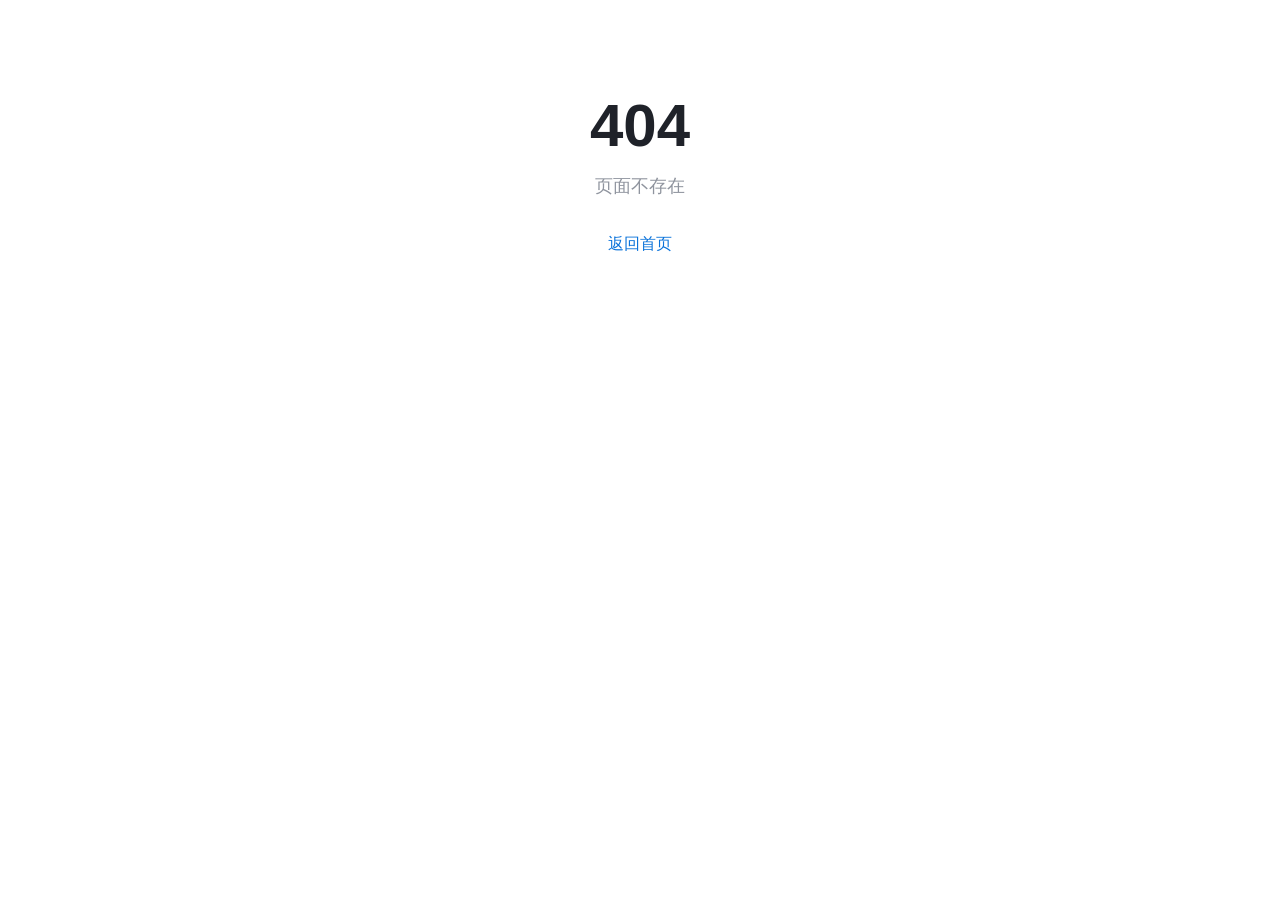
<file: erp/index.html>
<!doctype html>
<html lang="en">
  <head>
    <meta charset="UTF-8" />
    <meta name="viewport" content="width=device-width, initial-scale=1.0" />
    <script type="module" crossorigin src="./assets/index-TCj8c-Zp.js?v=3"></script>
    <link rel="stylesheet" crossorigin href="./assets/index-XGviJfu2.css?v=3">
    <link rel="stylesheet" href="./mobile.css?v=5">
  </head>
  <body>
    <div id="root"></div>
    <script defer src="./mobile.js?v=5"></script>
  </body>
</html>
</file>
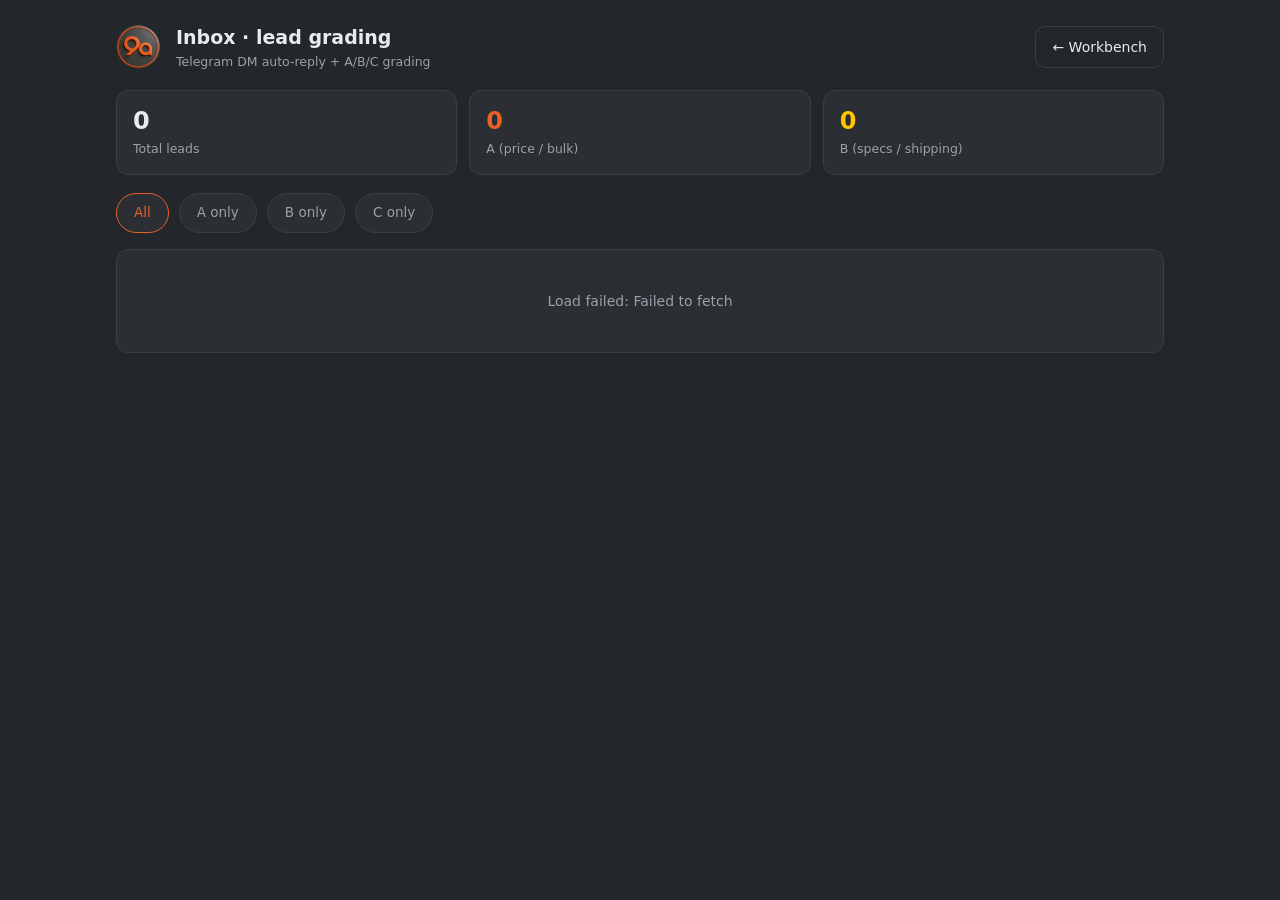
<file: cs.html>
<!DOCTYPE html>
<html lang="zh-CN">
<head>
<meta charset="utf-8">
<meta name="viewport" content="width=device-width,initial-scale=1">
<!-- 官网版客服台：接口走 https://9a-studio.cpolar.top，登录态用 localStorage 9a_token -->
<meta name="robots" content="noindex,nofollow">
<link rel="preconnect" href="https://9a-studio.cpolar.top" crossorigin>
<link rel="dns-prefetch" href="https://9a-studio.cpolar.top">
<title>9A 客服台 · 询盘分级</title>
<link rel="icon" href="/assets/logo.png">
<link rel="apple-touch-icon" href="/assets/logo.png">
<style>
:root{--bg:#23262a;--card:#2b2f34;--line:#3a3f45;--brand:#e76126;--txt:#e8eaec;--muted:#9aa1a8}
*{box-sizing:border-box;-webkit-tap-highlight-color:transparent}
*,*::before,*::after{box-shadow:none!important;text-shadow:none!important}
*:focus,*:focus-visible,*:focus-within{outline:none!important}
body{margin:0;background:var(--bg);color:var(--txt);font:14px/1.6 "Segoe UI",system-ui,"Microsoft YaHei",sans-serif}
.wrap{max-width:1080px;margin:0 auto;padding:22px 16px 40px}
.hd{display:flex;align-items:center;gap:16px;margin-bottom:18px;flex-wrap:wrap}
.hd .btn{white-space:nowrap;flex:0 0 auto}
#who{white-space:nowrap}
@media (max-width:560px){
  .hd{gap:12px}
  .hd .spacer{display:none}
  h1{font-size:17px}
  .logo{width:36px;height:36px;flex:0 0 36px}
  .hd .btn{padding:8px 12px;font-size:13px}
  #who{order:5;flex:1 0 100%;font-size:12px}
  .stat{grid-template-columns:repeat(3,1fr);gap:10px}
  .stat .box b{font-size:22px}
  .stat .box span{font-size:12px}
}
.logo{width:44px;height:44px;flex:0 0 44px;border-radius:50%;object-fit:cover;background:var(--card)}
h1{font-size:19px;margin:0;font-weight:600}
.sub{color:var(--muted);font-size:12.5px}
.spacer{flex:1}
.btn{background:var(--brand);color:#1a1a1a;border:0;border-radius:10px;padding:9px 16px;font-weight:700;cursor:pointer}
.btn:disabled{opacity:.4;cursor:default}
.btn.ghost{background:transparent;border:1px solid var(--line);color:var(--txt);font-weight:500}
.chips{display:flex;gap:10px;flex-wrap:wrap;margin-bottom:16px}
.chip{border:1px solid var(--line);background:var(--card);color:var(--muted);border-radius:999px;padding:8px 17px;cursor:pointer;font-size:13.5px}
.chip.on{border-color:var(--brand);color:var(--brand)}
.stat{display:grid;grid-template-columns:repeat(3,1fr);gap:12px;margin-bottom:18px}
.box{background:var(--card);border:1px solid var(--line);border-radius:12px;padding:15px 16px}
.box b{font-size:24px;display:block;line-height:1.25}
.box span{color:var(--muted);font-size:12.5px;display:block;margin-top:3px}
.card{background:var(--card);border:1px solid var(--line);border-radius:12px;overflow:hidden}
.row{display:block;padding:14px 16px;border-bottom:1px solid var(--line)}
.row:last-child{border-bottom:0}
.rh{display:flex;align-items:center;gap:8px;flex-wrap:wrap}
.nm{font-size:14.5px;font-weight:700}
.un{font-size:12.5px;color:var(--brand);text-decoration:none}
.rh .sp{flex:1}
.t{color:var(--muted);font-size:12.5px;white-space:nowrap}
.tag{font-size:11.5px;color:var(--muted);border:1px solid var(--line);border-radius:6px;padding:1px 6px}
.lv{font-weight:700;text-align:center;border-radius:8px;padding:2px 9px;font-size:12px}
.lv.A{background:rgba(231,97,38,.16);color:var(--brand);border:1px solid var(--brand)}
.lv.B{background:rgba(255,196,0,.12);color:#ffc400;border:1px solid #806200}
.lv.C{background:rgba(154,161,168,.12);color:var(--muted);border:1px solid var(--line)}
.msg{color:#cfd5da;font-size:13.5px;line-height:1.55;margin-top:9px;padding:10px 12px;background:rgba(255,255,255,.035);border-radius:9px;white-space:pre-wrap;word-break:break-word}
.rf{display:flex;align-items:center;gap:10px;flex-wrap:wrap;margin-top:9px;color:var(--muted);font-size:12px}
.rf a{color:var(--brand);text-decoration:none}
.rsn{color:var(--muted);font-size:12px}
.empty{padding:40px;text-align:center;color:var(--muted)}
.pager{display:flex;align-items:center;justify-content:center;gap:8px;margin-top:16px;flex-wrap:wrap}
.pager button{background:var(--card);border:1px solid var(--line);color:var(--txt);border-radius:9px;padding:7px 13px;cursor:pointer;font-size:13px}
.pager button:disabled{opacity:.35;cursor:default}
.pager .num{min-width:34px;text-align:center;border-radius:9px;padding:7px 10px;border:1px solid var(--line);background:var(--card);cursor:pointer;font-size:13px}
.pager .num.on{border-color:var(--brand);color:var(--brand);font-weight:700}
.pager .info{color:var(--muted);font-size:12.5px;margin:0 6px}
.hint{color:var(--muted);font-size:12.5px;margin-top:12px}
</style>
</head>
<body>
<div class="wrap">
  <div class="hd">
    <img class="logo" src="/assets/logo.png" alt="9A Battery">
    <div><h1>客服台 · 询盘分级</h1><div class="sub">Telegram 私聊自动回复 + A/B/C 分级</div></div>
    <div class="spacer"></div>
    <span class="sub" id="who"></span>
    <a class="btn ghost" id="backWork" href="/publish.html" style="text-decoration:none">← 工作台</a>
  </div>

  <div class="stat">
    <div class="box"><b id="cAll">0</b><span>总询盘</span></div>
    <div class="box"><b id="cA" style="color:var(--brand)">0</b><span>A 级（问价/批量）</span></div>
    <div class="box"><b id="cB" style="color:#ffc400">0</b><span>B 级（问参数/物流）</span></div>
  </div>

  <div class="chips">
    <div class="chip on" data-lv="">全部</div>
    <div class="chip" data-lv="A">只看 A 级</div>
    <div class="chip" data-lv="B">只看 B 级</div>
    <div class="chip" data-lv="C">只看 C 级</div>
  </div>

  <div class="card" id="list"><div class="empty">加载中…</div></div>
  <div class="pager" id="pager"></div>
  <div class="hint" id="hint"></div>
</div>

<script>
/* ---------------- 语言跟随系统（中 / 英 / 俄） ---------------- */
const I18N = { en: {"客服台 · 询盘分级": "Inbox · lead grading", "Telegram 私聊自动回复 + A/B/C 分级": "Telegram DM auto-reply + A/B/C grading", "← 工作台": "← Workbench", "总询盘": "Total leads", "A 级（问价/批量）": "A (price / bulk)", "B 级（问参数/物流）": "B (specs / shipping)", "全部": "All", "只看 A 级": "A only", "只看 B 级": "B only", "只看 C 级": "C only", "加载中…": "Loading…"}, ru: {"客服台 · 询盘分级": "Заявки · оценка лидов", "Telegram 私聊自动回复 + A/B/C 分级": "Автоответ в Telegram + оценка A/B/C", "← 工作台": "← Workbench", "总询盘": "Всего заявок", "A 级（问价/批量）": "A (цена / опт)", "B 级（问参数/物流）": "B (параметры / доставка)", "全部": "Все", "只看 A 级": "Только A", "只看 B 级": "Только B", "只看 C 级": "Только C", "加载中…": "Загрузка…"} };
function pickLang(){
  const q = new URLSearchParams(location.search).get('lang');
  if(q === 'zh' || q === 'en' || q === 'ru') return q;
  const saved = localStorage.getItem('9a_lang');
  if(saved === 'zh' || saved === 'en' || saved === 'ru') return saved;
  const l = (navigator.language || (navigator.languages && navigator.languages[0]) || 'zh').toLowerCase();
  if(l.indexOf('ru') === 0) return 'ru';
  if(l.indexOf('zh') === 0) return 'zh';
  if(l.indexOf('en') === 0) return 'en';
  return 'en';
}
const LANG = pickLang();
const REASON = {
  '通用问候/闲聊': ['General hello / chit-chat', 'Общее приветствие / болтовня'],
  '问价格/批量订单': ['Price / bulk order', 'Цена / оптовая заявка'],
  '问参数/物流': ['Specs / shipping', 'Параметры / доставка'],
  '售后/投诉': ['After-sales / complaint', 'Сервис / жалоба']
};
const NAMEMAP = {
  '管理员': ['Administrator', 'Администратор'],
  '老板': ['Owner', 'Владелец'],
  '运营': ['Operator', 'Оператор'],
  '演示账号': ['Demo account', 'Демо-аккаунт']
};
function tReason(x){
  if(LANG === 'zh') return x;
  const m = REASON[String(x||'').trim()];
  return m ? (LANG === 'ru' ? m[1] : m[0]) : x;
}
function tName(x){
  if(LANG === 'zh') return x;
  const m = NAMEMAP[String(x||'').trim()];
  return m ? (LANG === 'ru' ? m[1] : m[0]) : x;
}
const L = function(zh, en_, ru_){
  return LANG === 'ru' ? (ru_ === undefined ? en_ : ru_) : (LANG === 'en' ? en_ : zh);
};
function applyLang(){
  if(LANG === 'zh'){ document.documentElement.lang = 'zh-CN'; return; }
  const d = I18N[LANG] || I18N.en;
  document.documentElement.lang = LANG;
  document.title = d['客服台 · 询盘分级'] || document.title;
  const w = document.createTreeWalker(document.body, NodeFilter.SHOW_TEXT, null);
  const nodes = []; while(w.nextNode()) nodes.push(w.currentNode);
  nodes.forEach(function(n){
    const t = (n.nodeValue || '').trim();
    if(t && d[t]) n.nodeValue = n.nodeValue.replace(t, d[t]);
  });
  Array.prototype.forEach.call(document.querySelectorAll('[placeholder]'), function(el){
    const t = (el.getAttribute('placeholder') || '').trim();
    if(t && d[t]) el.setAttribute('placeholder', d[t]);
  });
}
applyLang();
</script>
<script>
const API_BASE = 'https://9a-studio.cpolar.top';
const LS_TOKEN = '9a_token';
let token = localStorage.getItem(LS_TOKEN) || '';
const abs = u => (!u ? u : (/^https?:/.test(u) ? u : API_BASE + u));
const ah = () => (token ? {'X-Token': token} : {});
const PAGE_SIZE = 20;
const BACK_URL = '/publish.html';      // 没登录就回工作台登录，不许直接进这页
// 列表缓存：再次进这页先画缓存，网络回来再覆盖，不用干等隧道
const CS_KEY = '9a_cs_cache';
function cRead(u){
  try{
    const o = JSON.parse(sessionStorage.getItem(CS_KEY) || 'null');
    if(!o || o.u !== u || String(o.tok || '') !== String(token || '')) return null;
    if(Date.now() - o.t > 180000) return null;
    return o.d;
  }catch(e){ return null; }
}
function cWrite(u, d){
  try{ sessionStorage.setItem(CS_KEY, JSON.stringify({u: u, tok: token, t: Date.now(), d: d})); }catch(e){}
}
let page = 1, filter = '', total = 0, pages = 1, rows = [];
const $ = s => document.querySelector(s);
const esc = s => String(s == null ? '' : s).replace(/[&<>"]/g, c => ({'&':'&amp;','<':'&lt;','>':'&gt;','"':'&quot;'}[c]));
function ts2t(ts){
  if(!ts) return '';
  const d = new Date(ts*1000), p = n => String(n).padStart(2,'0');
  if(LANG === 'zh') return (d.getMonth()+1)+'月'+p(d.getDate())+'日 '+p(d.getHours())+':'+p(d.getMinutes());
  return p(d.getDate())+'.'+p(d.getMonth()+1)+' '+p(d.getHours())+':'+p(d.getMinutes());
}
function render(){
  $('#cAll').textContent = statsTotal !== null ? statsTotal : (filter ? total : (total || rows.length));
  $('#cA').textContent = document.querySelector('.chip[data-lv="A"]').dataset.cnt || 0;
  $('#cB').textContent = document.querySelector('.chip[data-lv="B"]').dataset.cnt || 0;
  if(!rows.length){
    $('#list').innerHTML = '<div class="empty">' + L('这个等级还没有询盘。', 'No leads at this level yet.', 'На этом уровне заявок нет.')
      && (filter ? L('这个等级还没有询盘。','No leads at this level yet.','На этом уровне заявок нет.') : L('还没有询盘。有人私聊机器人后会出现在这里。','No leads yet. New Telegram DMs show up here.','Заявок пока нет. Новые сообщения в Telegram появятся здесь.')) + '</div>';
    return;
  }
  $('#list').innerHTML = rows.map(r=>{
    const un = r.username ? ('https://t.me/' + encodeURIComponent(r.username)) : ('tg://user?id=' + encodeURIComponent(r.tg_id || ''));
    const unTxt = r.username ? ('@' + esc(r.username)) : ('TG ID ' + esc(r.tg_id || '—'));
    return `
    <div class="row">
      <div class="rh">
        <span class="lv ${esc(r.level)}">${esc(r.level)} ${L('级','','')}</span>
        <span class="nm">${esc(r.name) || L('未署名','No name','Без имени')}</span>
        <a class="un" href="${un}" target="_blank" rel="noopener">${unTxt}</a>
        <span class="tag">TG</span>
        <span class="tag">${esc(r.lang || '—')}</span>
        <span class="sp"></span>
        <span class="t">${ts2t(r.ts)}</span>
      </div>
      <div class="msg">${esc(r.message) || L('（空消息）','(empty message)','(пустое сообщение)')}</div>
      <div class="rf">
        <span>ID ${esc(r.tg_id || '—')}</span>
        <span>·</span>
        <span>${r.replied ? L('已自动回复','Auto-replied','Автоответ отправлен') : L('未回复','Not replied','Без ответа')}</span>
        ${r.reason?`<span>·</span><span>${L('分级：','Grade: ','Оценка: ')}${esc(tReason(r.reason))}</span>`:''}
        <a href="${un}" target="_blank" rel="noopener">${L('打开对话 →','Open chat →','Открыть чат →')}</a>
      </div>
      ${r.error?`<div class="msg" style="color:#ff7b72;background:rgba(255,123,114,.08)">${esc(r.error)}</div>`:''}
    </div>`;
  }).join('');
}
function renderPager(){
  if(!pages || pages <= 1){ $('#pager').innerHTML = ''; return; }
  let nums = [];
  const from = Math.max(1, Math.min(page-2, pages-4)), to = Math.min(pages, from+4);
  for(let i=from;i<=to;i++) nums.push(`<div class="num${i===page?' on':''}" data-p="${i}">${i}</div>`);
  $('#pager').innerHTML = `
    <button id="pPrev" ${page<=1?'disabled':''}">${L('上一页','Prev','Назад')}</button>
    ${nums.join('')}
    <button id="pNext" ${page>=pages?'disabled':''}">${L('下一页','Next','Вперёд')}</button>
    <span class="info">${L('第 '+page+' / '+pages+' 页 · 共 '+total+' 条', 'Page '+page+' / '+pages+' · '+total+' items', 'Стр. '+page+' / '+pages+' · всего '+total)}</span>`;
  $('#pPrev').onclick = ()=>{ if(page>1){ page--; load(); } };
  $('#pNext').onclick = ()=>{ if(page<pages){ page++; load(); } };
  document.querySelectorAll('#pager .num').forEach(n=>{
    n.onclick = ()=>{ page = Number(n.dataset.p); load(); };
  });
}
async function load(){
  const btn = $('#btnRefresh'); if (btn) btn.disabled = true;
  const url = '/api/leads?limit='+PAGE_SIZE+'&page='+page+(filter?('&level='+filter):'');
  // 身份查询和列表一起发，不再一前一后排队
  const pMe = fetch(abs('/api/me'), {headers:ah()});
  const pLeads = fetch(abs(url), {headers:ah()});
  try{
    // 先看当前是谁登录的，出错时能把原因说清楚
    try{
      const mr = await pMe;
      if(mr.status === 200){
        const m = await mr.json();
        $('#who').textContent = L('当前账号：','Signed in: ','Аккаунт: ') + tName(m.name || m.username) + ' (' + m.role + ')';
      }else{
        // 没登录：不在这页停留，直接送回工作台去登录
        location.replace(BACK_URL);
        return;
      }
    }catch(e){}
    const r = await pLeads;
    if(r.status === 401){
      $('#list').innerHTML = '<div class="empty">'+L('没登录。','Not signed in. ','Нет входа. ')+'<a style="color:#e76126" href="/publish.html">'+L('去工作台用管理员账号登录','Sign in as admin in Workbench','Войдите как администратор в Workbench')+'</a>'+L('，登录后这页会自动更新。',' — this page refreshes automatically after sign-in.',' — страница обновится после входа.')+'</div>';
      $('#pager').innerHTML = ''; if(btn) btn.disabled=false; return;
    }
    if(r.status === 403){
      $('#list').innerHTML = '<div class="empty">'+L('客服询盘只对管理员开放，当前登录的是演示账号。','Leads are admin-only; you are signed in as the demo account. ','Заявки доступны только администратору; вы в демо-аккаунте. ')+'<a style="color:#e76126" href="/publish.html">'+L('换管理员账号登录','Switch to admin','Сменить на администратора')+'</a>'+L('，登录后这页会自动更新。',' — this page refreshes automatically after sign-in.',' — страница обновится после входа.')+'</div>';
      $('#pager').innerHTML = ''; if(btn) btn.disabled=false; return;
    }
    const d = await r.json();
    cWrite(url, d);
    if(!applyLeads(d)) return;
  }catch(e){
    $('#list').innerHTML = '<div class="empty">'+L('读取失败：','Load failed: ','Ошибка загрузки: ')+esc(e.message)+'</div>';
  }finally{ if(btn) btn.disabled = false; }
}
function applyLeads(d){
  if(!d) return false;
  const isFirst = (rows.length === 0 && total === 0);
  rows = d.leads || []; total = d.total || rows.length; pages = d.pages || 1;
  if(d.page) page = d.page;
  if(page > pages && pages > 0){ page = pages; load(); return false; }
  const chip0 = document.querySelector('.chip[data-lv=""]');
  if(chip0) chip0.dataset.cnt = d.total || 0;
  render();
  renderPager();
  const hint = $('#hint');
  if(hint) hint.textContent = L('每页 '+PAGE_SIZE+' 条，按时间倒序；点页码或上一页/下一页翻。', PAGE_SIZE+' per page, newest first; use the numbers or Prev/Next.', 'По '+PAGE_SIZE+' на страницу, сначала новые; листайте цифрами или Назад/Вперёд.');
  return true;
}
let statsTotal = null;
async function loadCounts(){
  try{
    // 一次拿 A/B/C + 总数（原来要发 4 次，串行就是 2 秒）
    const r = await fetch(abs('/api/leads/stats'), {headers:ah()});
    if(r.status !== 200) return;
    const d = await r.json();
    const setChip = (lv, v) => {
      const chip = document.querySelector('.chip[data-lv="'+lv+'"]');
      if(chip) chip.dataset.cnt = String(v || 0);
    };
    setChip('A', d.A); setChip('B', d.B); setChip('C', d.C); setChip('', d.total);
    statsTotal = d.total || 0;
    render();
  }catch(e){}
}
document.querySelectorAll('.chip').forEach(c=>{
  c.onclick = () => {
    document.querySelectorAll('.chip').forEach(x=>x.classList.remove('on'));
    c.classList.add('on');
    filter = c.dataset.lv; page = 1; load();
  };
});
$('#btnRefresh') && ($('#btnRefresh').onclick = ()=>{ load(); loadCounts(); });
load(); loadCounts();   // 两个请求同时发
// 自动刷新：每 60 秒一次；从后台切回前台也立刻拉一次（不需要"刷新"按钮）
setInterval(()=>{ if(!document.hidden){ load(); loadCounts(); } }, 60000);
document.addEventListener('visibilitychange', ()=>{ if(!document.hidden){ load(); loadCounts(); } });
// 从工作台点进来时，返回直接 history.back()：工作台还在浏览器 bfcache 里，秒回
(function(){
  const a = document.getElementById('backWork');
  if(!a) return;
  a.addEventListener('click', function(e){
    try{
      if(document.referrer && document.referrer.indexOf(location.host) > -1 && document.referrer.indexOf('publish') > -1){
        e.preventDefault();
        history.back();
      }
    }catch(err){}
  });
})();
</script>
</body>
</html>
</file>
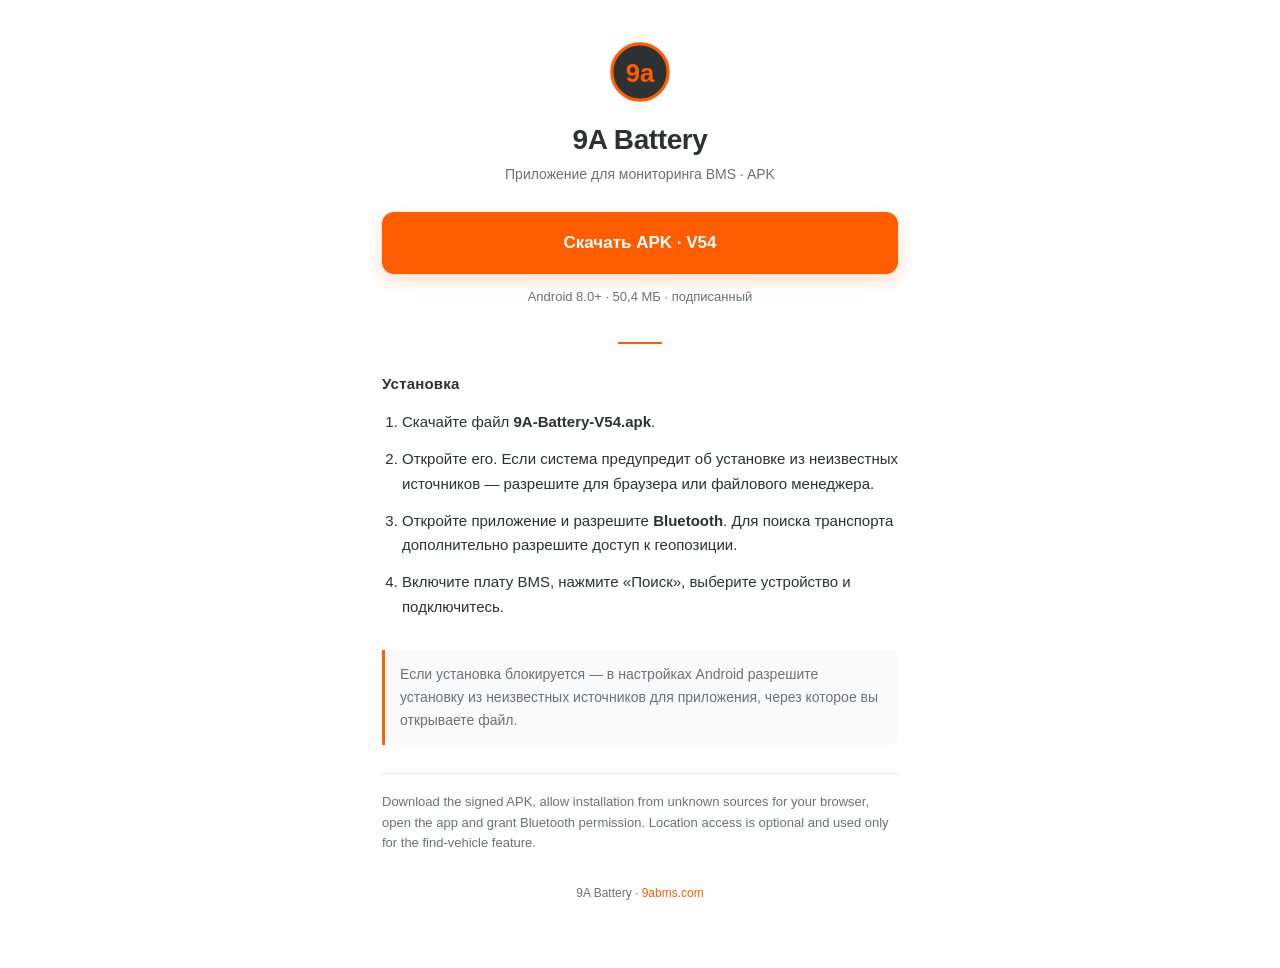
<file: dl.html>
<!DOCTYPE html>
<html lang="ru">
<head>
<meta charset="utf-8">
<meta name="viewport" content="width=device-width, initial-scale=1">
<title>9A Battery — Скачать APK</title>
<link rel="icon" href="data:image/svg+xml,%3Csvg xmlns='http://www.w3.org/2000/svg' viewBox='0 0 100 100'%3E%3Crect width='100' height='100' rx='22' fill='%23ffffff'/%3E%3Ccircle cx='50' cy='50' r='34' fill='%232D3133' stroke='%23FF5E00' stroke-width='5'/%3E%3Ctext x='50' y='63' font-family='Helvetica,Arial' font-size='34' font-weight='700' fill='%23FF5E00' text-anchor='middle'%3E9a%3C/text%3E%3C/svg%3E">
<style>
  :root{--orange:#FF5E00;--ink:#2D3133;--muted:#6B7175;--line:#E6E8E9}
  *{box-sizing:border-box}
  body{
    margin:0;background:#fff;color:var(--ink);font-size:16px;line-height:1.65;
    font-family:-apple-system,BlinkMacSystemFont,"Segoe UI","Helvetica Neue",Arial,"Noto Sans",sans-serif;
    -webkit-font-smoothing:antialiased;
  }
  .wrap{max-width:560px;margin:0 auto;padding:40px 22px 64px}
  .logo{width:64px;height:64px;margin:0 auto 18px;display:block}
  h1{font-size:clamp(22px,5vw,28px);line-height:1.25;margin:0 0 6px;text-align:center;letter-spacing:-.4px}
  .sub{text-align:center;color:var(--muted);font-size:14px;margin:0 0 26px}
  .btn{
    display:block;text-align:center;text-decoration:none;background:var(--orange);color:#fff;
    font-weight:700;font-size:17px;padding:17px 20px;border-radius:12px;
    box-shadow:0 6px 18px rgba(255,94,0,.22);
  }
  .btn:active{transform:translateY(1px)}
  .meta{text-align:center;color:var(--muted);font-size:13px;margin:12px 0 34px}
  .rule{height:2px;background:var(--orange);width:44px;margin:0 auto 28px}
  h2{font-size:15px;letter-spacing:.2px;margin:0 0 14px;color:var(--ink)}
  ol{padding-left:20px;margin:0 0 30px}
  ol li{margin-bottom:12px;font-size:15px}
  ol li b{font-weight:600}
  .note{background:#FAFAFA;border-left:3px solid var(--orange);padding:13px 15px;font-size:14px;color:var(--muted);margin:0 0 28px;border-radius:0 6px 6px 0}
  .en{color:var(--muted);font-size:13px;line-height:1.6;border-top:1px solid var(--line);padding-top:18px}
  footer{margin-top:30px;font-size:12px;color:var(--muted);text-align:center}
</style>
</head>
<body>
<div class="wrap">

  <svg class="logo" viewBox="0 0 100 100" xmlns="http://www.w3.org/2000/svg" aria-hidden="true">
    <circle cx="50" cy="50" r="44" fill="#2D3133" stroke="#FF5E00" stroke-width="5"/>
    <text x="50" y="66" font-family="Helvetica,Arial,sans-serif" font-size="40" font-weight="700" fill="#FF5E00" text-anchor="middle">9a</text>
  </svg>

  <h1>9A Battery</h1>
  <p class="sub">Приложение для мониторинга BMS · APK</p>

  <a class="btn" href="https://github.com/it9a-web/9a-battery/releases/download/v54/9A-Battery-V54.apk">Скачать APK · V54</a>
  <p class="meta">Android 8.0+ · 50,4 МБ · подписанный</p>

  <div class="rule"></div>

  <h2>Установка</h2>
  <ol>
    <li>Скачайте файл <b>9A-Battery-V54.apk</b>.</li>
    <li>Откройте его. Если система предупредит об установке из неизвестных источников — разрешите для браузера или файлового менеджера.</li>
    <li>Откройте приложение и разрешите <b>Bluetooth</b>. Для поиска транспорта дополнительно разрешите доступ к геопозиции.</li>
    <li>Включите плату BMS, нажмите «Поиск», выберите устройство и подключитесь.</li>
  </ol>

  <div class="note">Если установка блокируется — в настройках Android разрешите установку из неизвестных источников для приложения, через которое вы открываете файл.</div>

  <div class="en">
    Download the signed APK, allow installation from unknown sources for your browser, open the app and grant Bluetooth permission. Location access is optional and used only for the find-vehicle feature.
  </div>

  <footer>9A Battery · <a href="https://9abms.com" style="color:#FF5E00;text-decoration:none">9abms.com</a></footer>
</div>
</body>
</html>
</file>
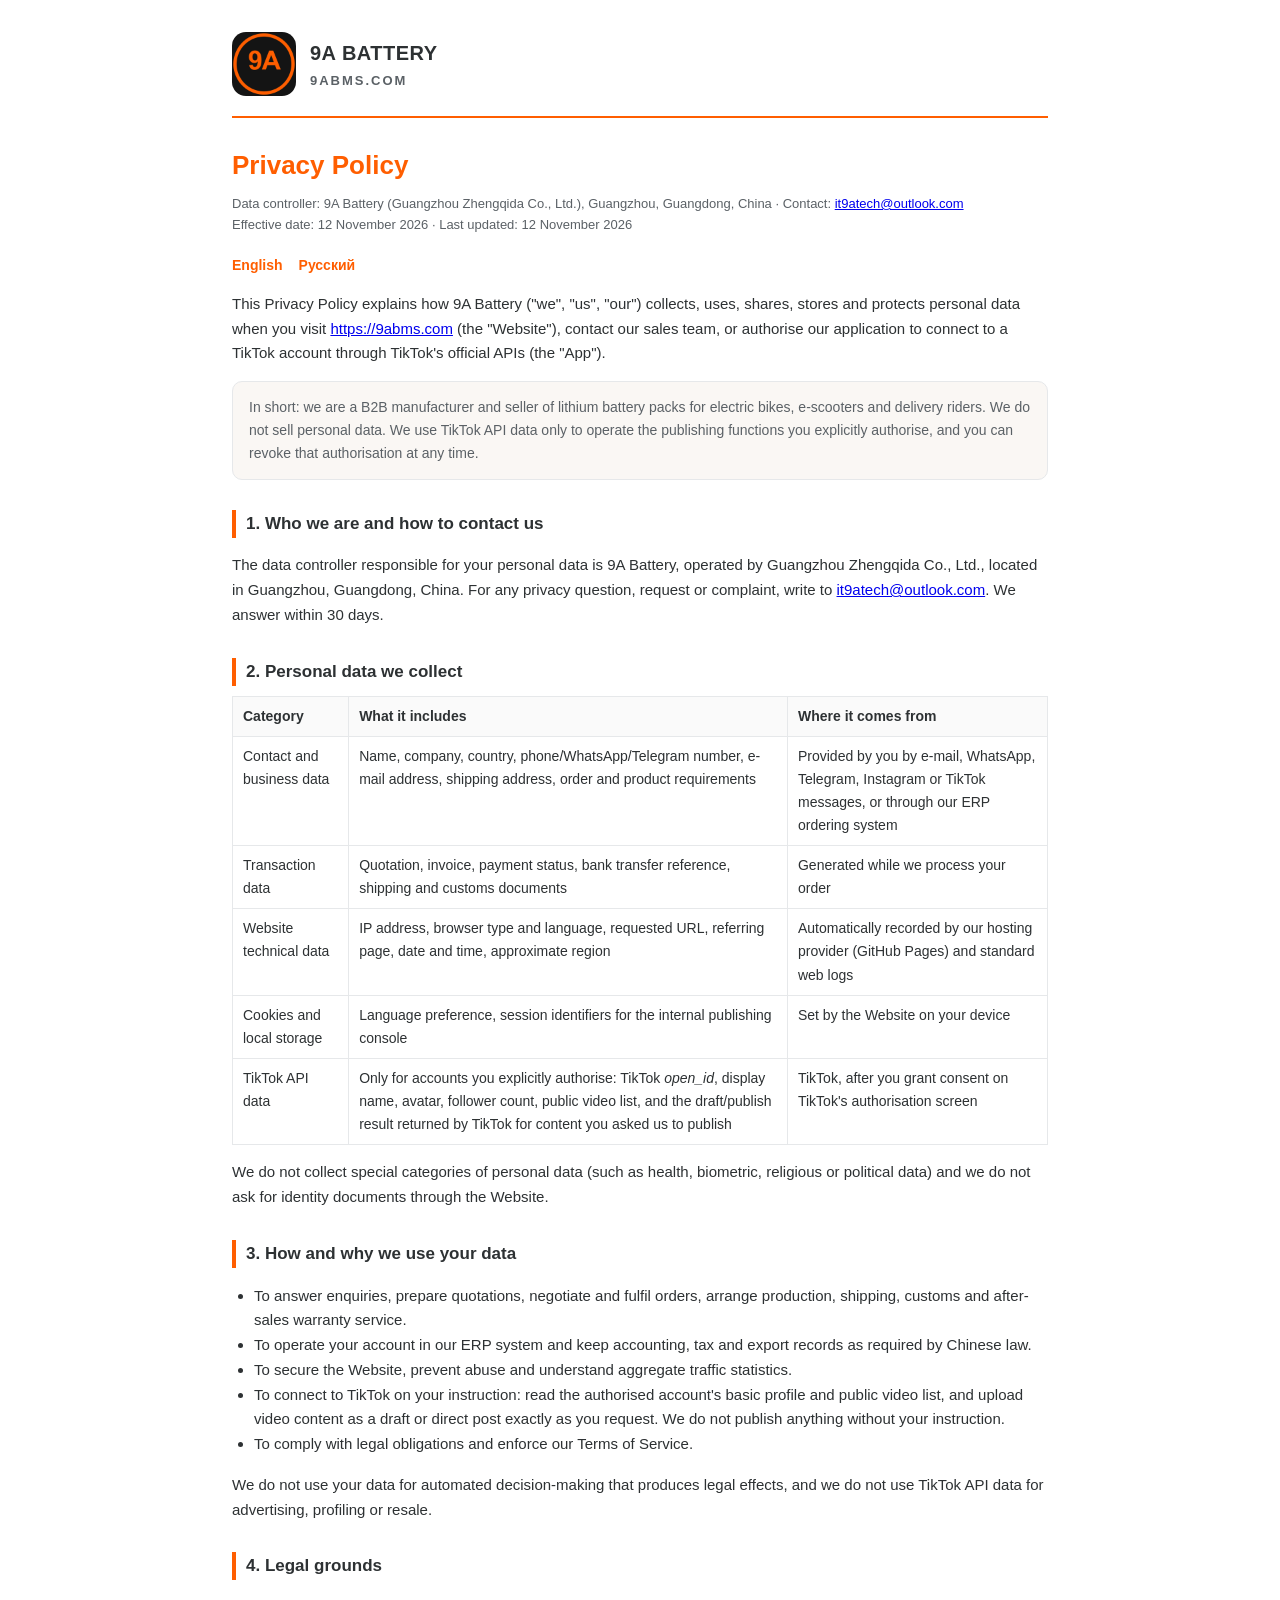
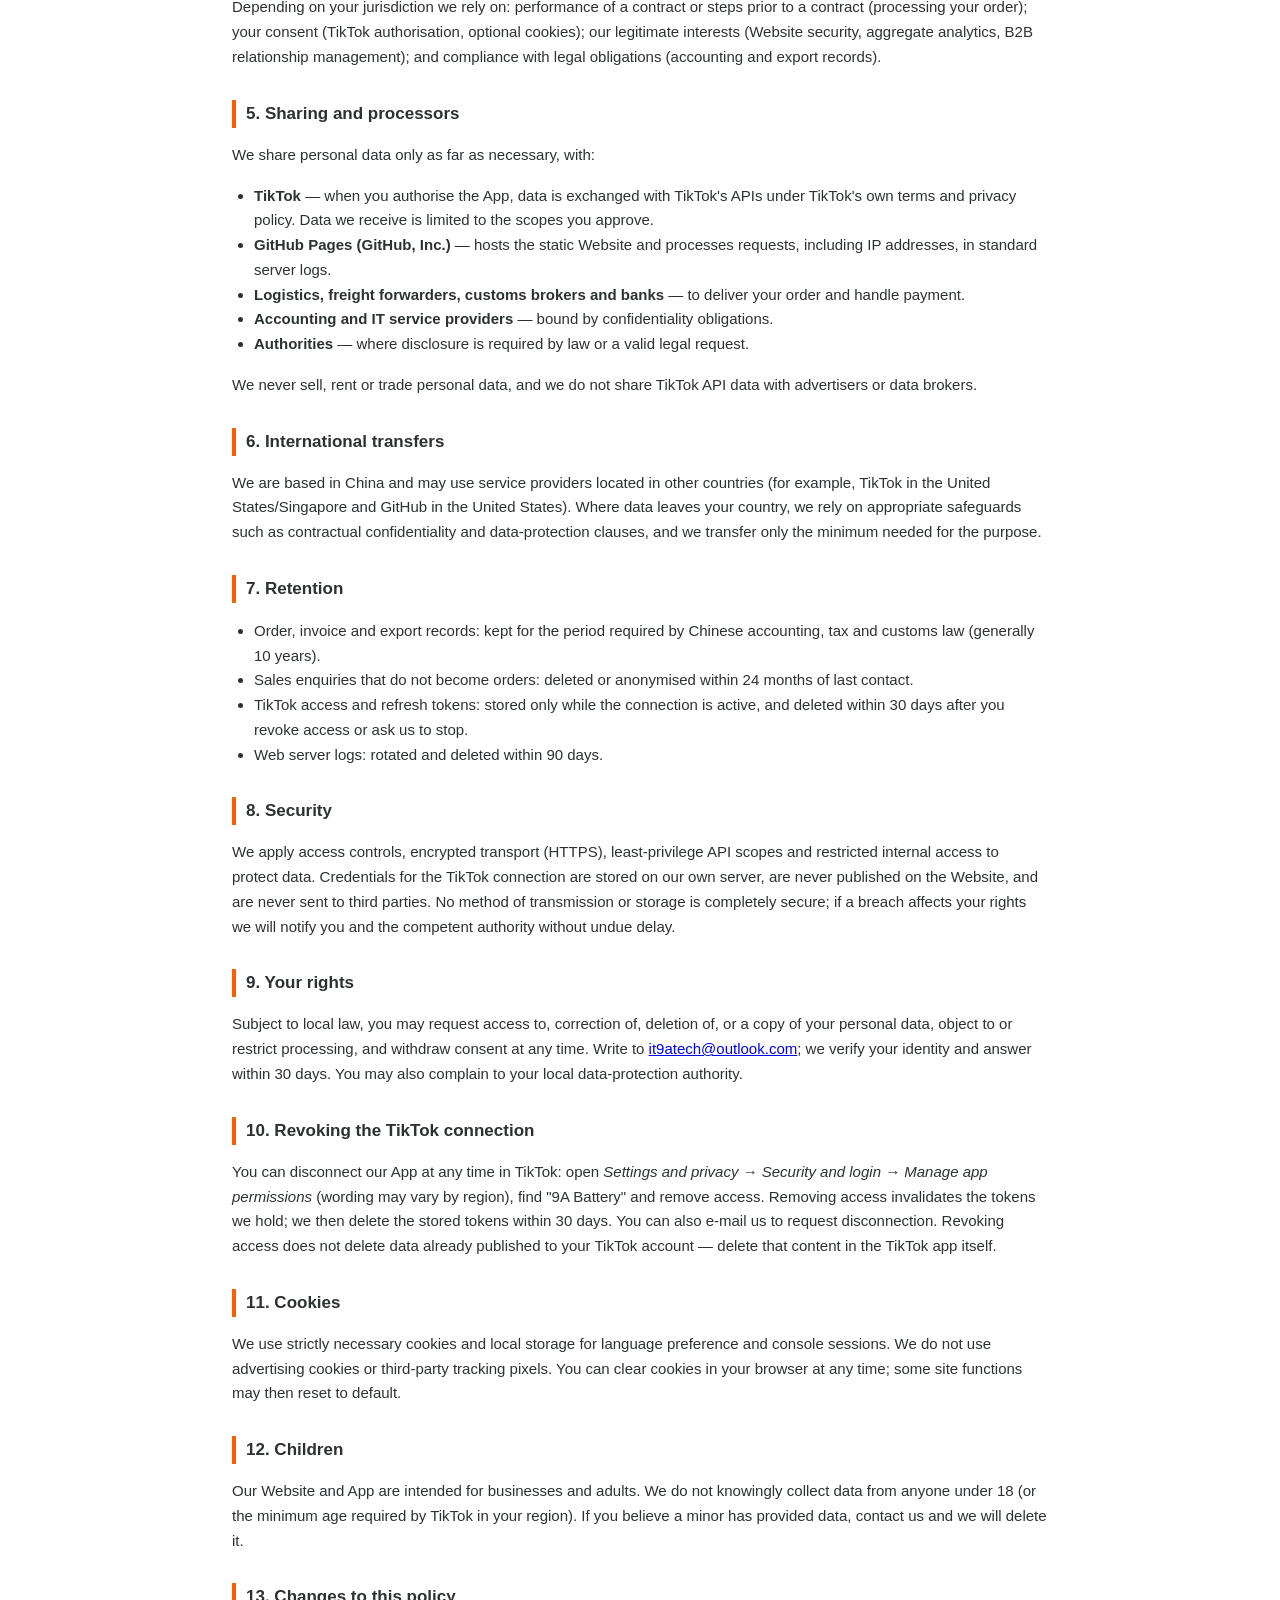
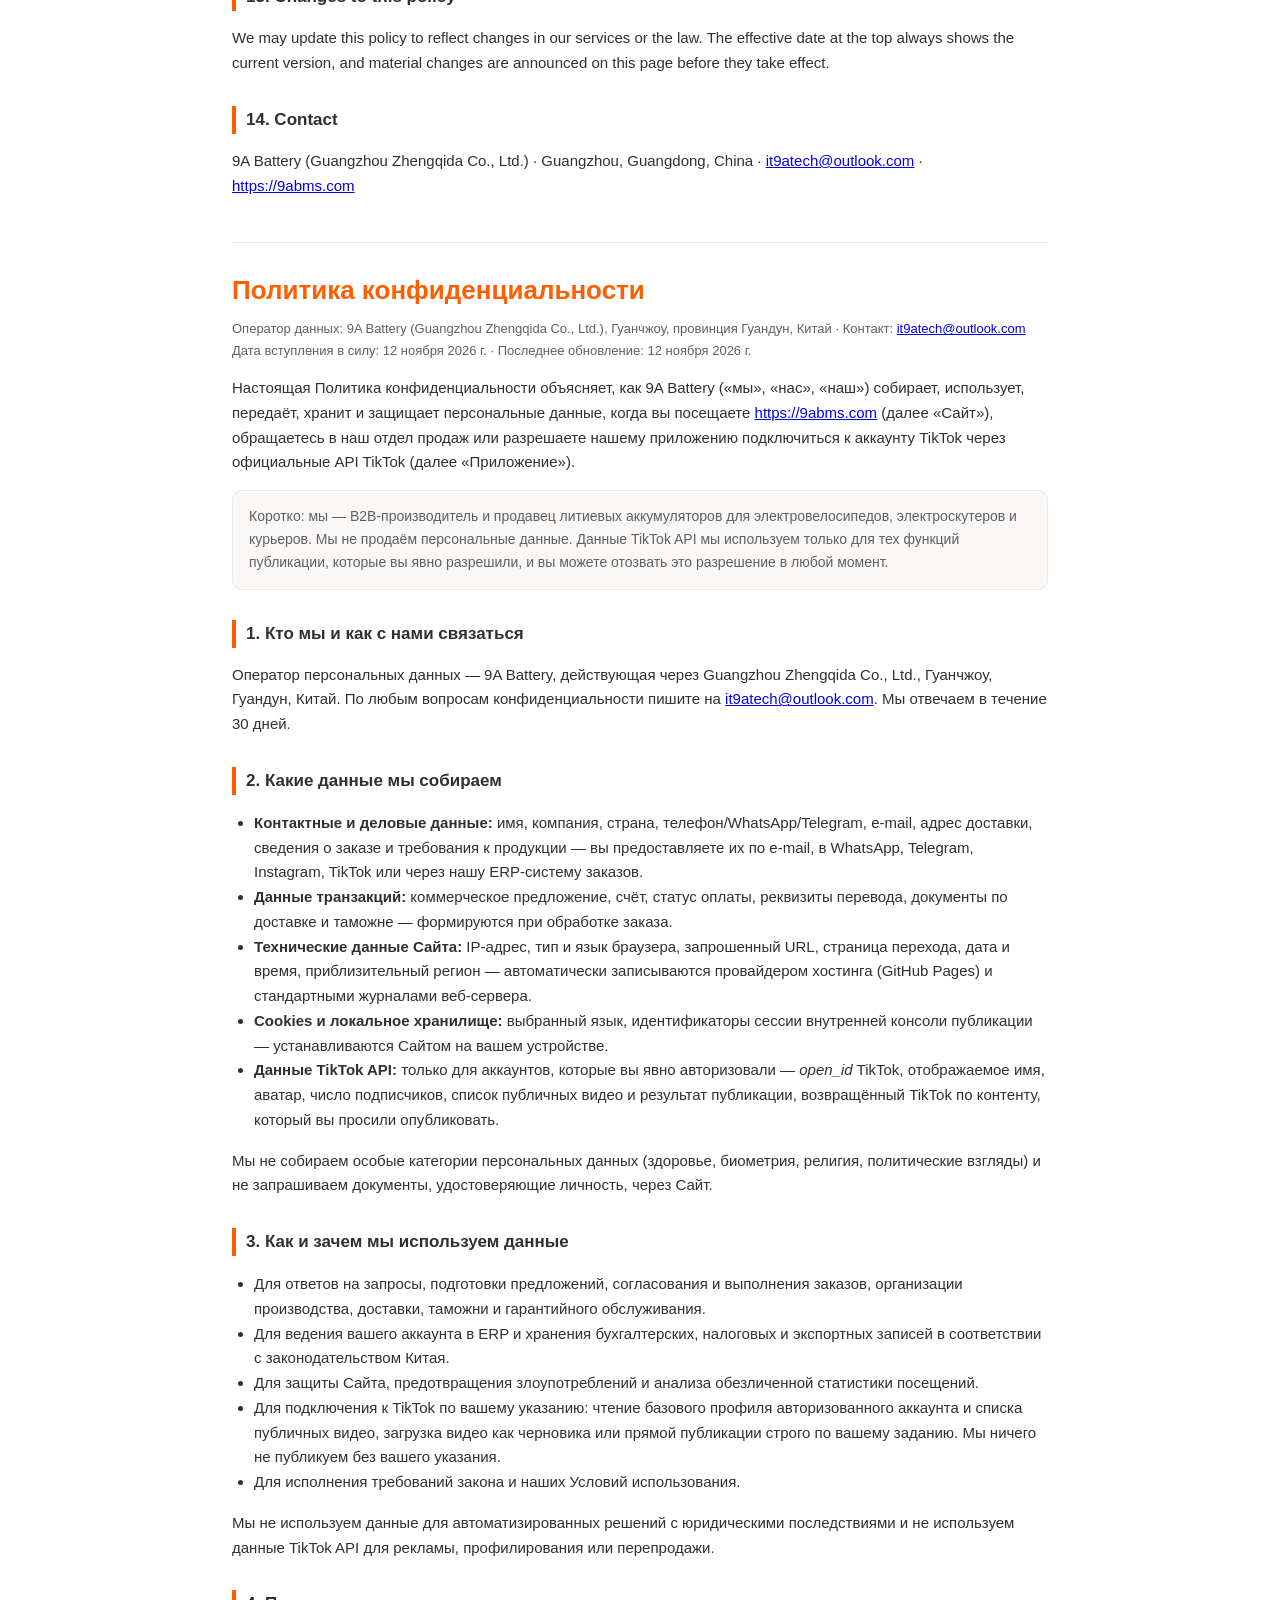
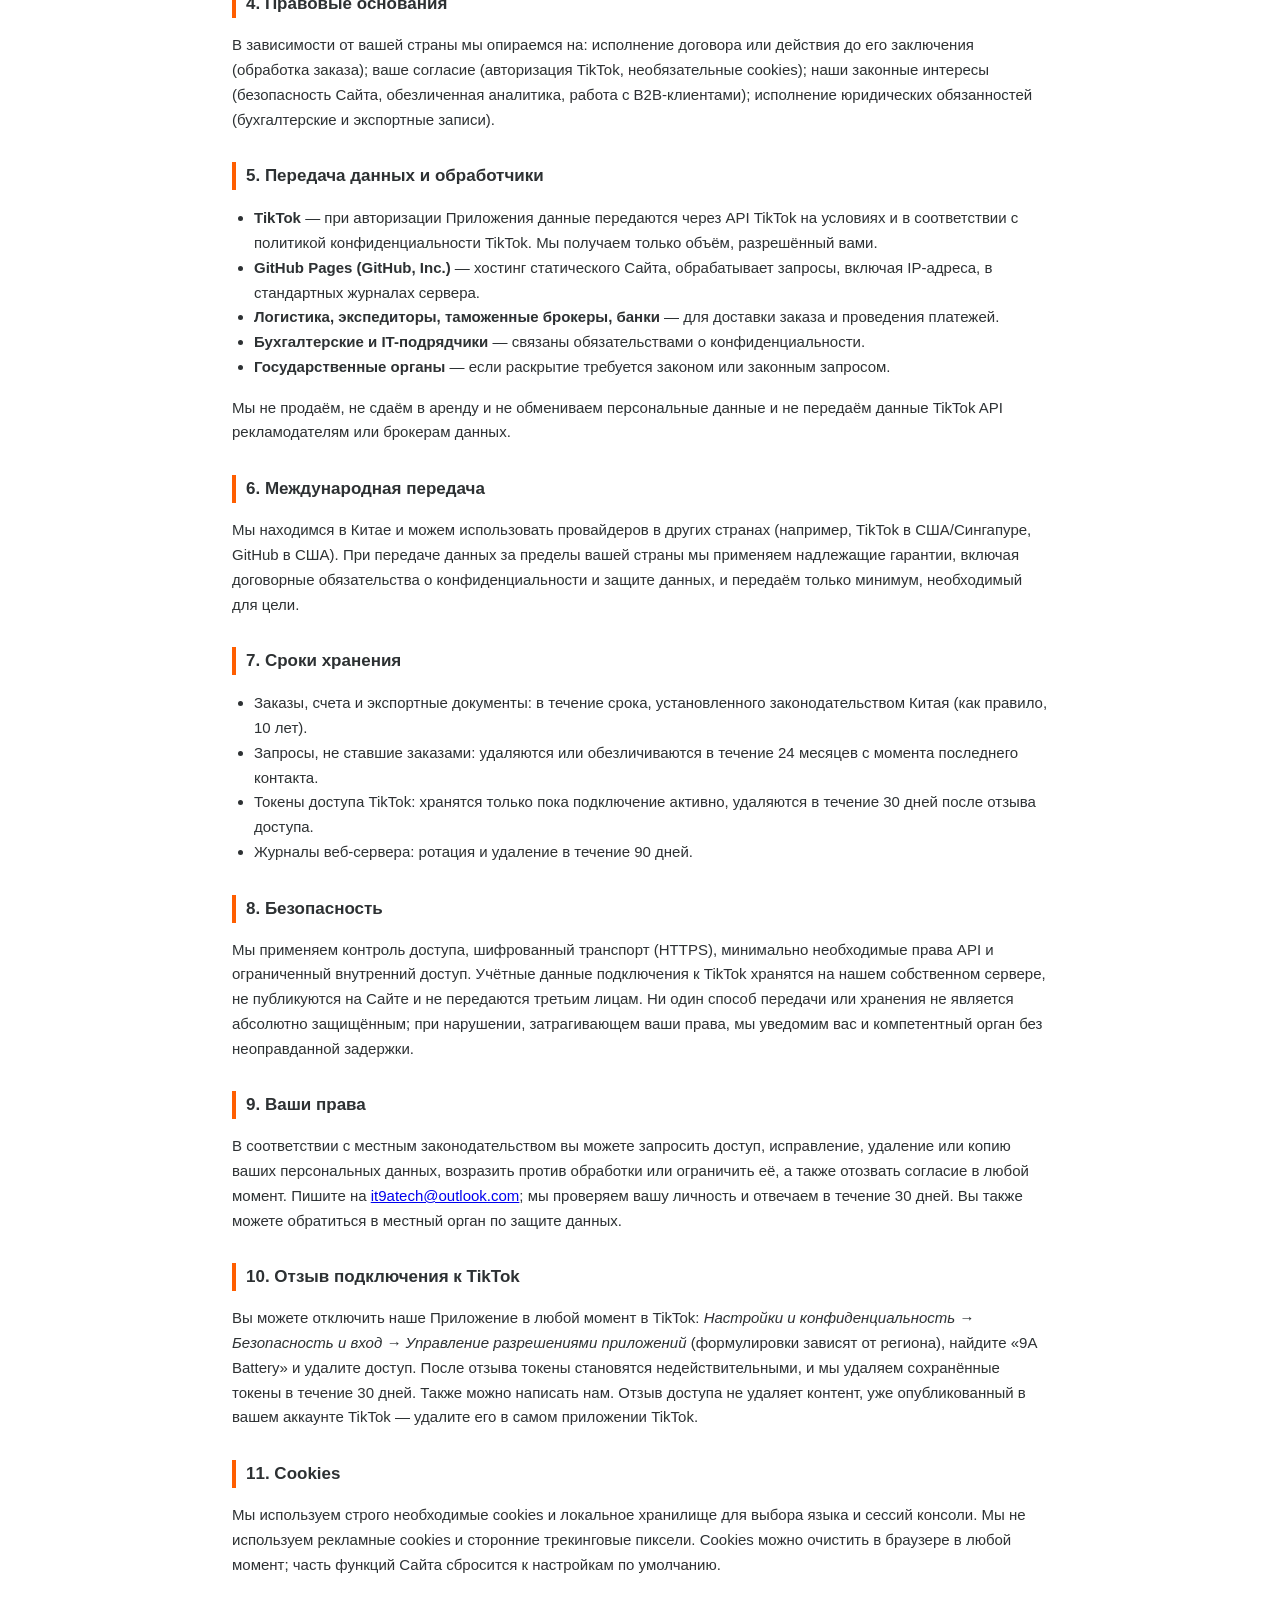
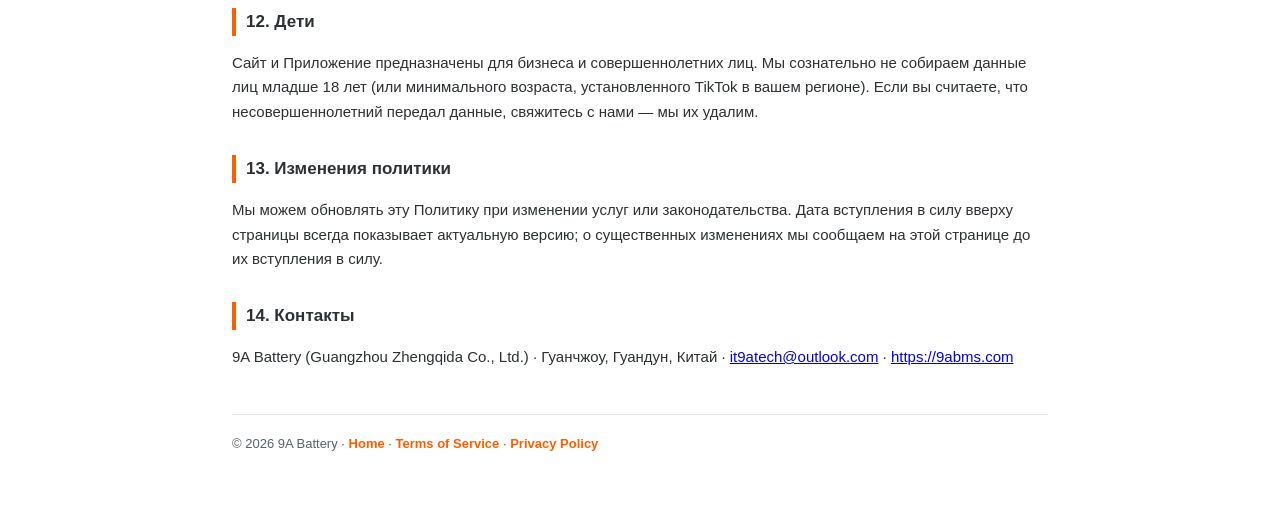
<file: privacy.html>
<!DOCTYPE html>
<html lang="en">
<head>
<meta charset="UTF-8">
<meta name="viewport" content="width=device-width, initial-scale=1.0">
<title>Privacy Policy | 9A Battery</title>
<meta name="description" content="Privacy Policy of 9A Battery (9abms.com) — how we collect, use, share and protect personal data, including data received through the TikTok API.">
<link rel="icon" href="favicon.ico" sizes="any">
<link rel="icon" type="image/png" sizes="192x192" href="icon-192.png">
<link rel="icon" type="image/png" sizes="512x512" href="icon-512.png">
<link rel="apple-touch-icon" sizes="180x180" href="apple-touch-icon.png">
<style>
:root{--orange:#FF5E00;--ink:#2D3133;--muted:#5b6166;--line:#e6e8ea;--bg:#fff;}
*{box-sizing:border-box}
body{margin:0;background:var(--bg);color:var(--ink);font-family:-apple-system,BlinkMacSystemFont,"Segoe UI",Roboto,Arial,sans-serif;line-height:1.65;}
.wrap{max-width:860px;margin:0 auto;padding:32px 22px 72px;}
.top{display:flex;align-items:center;gap:14px;padding-bottom:20px;border-bottom:2px solid var(--orange);}
.top img{width:64px;height:64px;border-radius:14px;display:block;}
.top .nm{font-weight:800;font-size:20px;letter-spacing:.5px}
.top .nm span{display:block;font-weight:600;font-size:13px;color:var(--muted);letter-spacing:2px}
h1{font-size:26px;margin:26px 0 6px;color:var(--orange)}
.meta{color:var(--muted);font-size:13px;margin-bottom:8px}
h2{font-size:17px;margin:30px 0 8px;padding-left:10px;border-left:4px solid var(--orange)}
p,li{font-size:15px;color:var(--ink)}
ul{padding-left:22px}
.note{background:#faf7f4;border:1px solid var(--line);border-radius:10px;padding:14px 16px;font-size:14px;color:var(--muted)}
.lang{display:flex;gap:16px;margin:18px 0 0;font-size:14px}
.lang a{color:var(--orange);font-weight:700;text-decoration:none}
hr{border:0;border-top:1px solid var(--line);margin:44px 0 10px}
table{border-collapse:collapse;width:100%;font-size:14px;margin:10px 0}
th,td{border:1px solid var(--line);padding:8px 10px;text-align:left;vertical-align:top}
th{background:#fafafa;font-weight:700}
footer{margin-top:44px;padding-top:18px;border-top:1px solid var(--line);color:var(--muted);font-size:13px}
footer a{color:var(--orange);font-weight:600;text-decoration:none}
</style>
</head>
<body>
<div class="wrap">

  <div class="top">
    <img src="icon-192.png" alt="9A Battery app icon">
    <div class="nm">9A BATTERY<span>9ABMS.COM</span></div>
  </div>

  <h1 id="en">Privacy Policy</h1>
  <div class="meta">Data controller: 9A Battery (Guangzhou Zhengqida Co., Ltd.), Guangzhou, Guangdong, China · Contact: <a href="mailto:it9atech@outlook.com">it9atech@outlook.com</a><br>
  Effective date: 12 November 2026 · Last updated: 12 November 2026</div>
  <div class="lang"><a href="#en">English</a><a href="#ru">Русский</a></div>

  <p>This Privacy Policy explains how 9A Battery ("we", "us", "our") collects, uses, shares, stores and protects personal data when you visit <a href="https://9abms.com">https://9abms.com</a> (the "Website"), contact our sales team, or authorise our application to connect to a TikTok account through TikTok's official APIs (the "App").</p>

  <div class="note">In short: we are a B2B manufacturer and seller of lithium battery packs for electric bikes, e-scooters and delivery riders. We do not sell personal data. We use TikTok API data only to operate the publishing functions you explicitly authorise, and you can revoke that authorisation at any time.</div>

  <h2>1. Who we are and how to contact us</h2>
  <p>The data controller responsible for your personal data is 9A Battery, operated by Guangzhou Zhengqida Co., Ltd., located in Guangzhou, Guangdong, China. For any privacy question, request or complaint, write to <a href="mailto:it9atech@outlook.com">it9atech@outlook.com</a>. We answer within 30 days.</p>

  <h2>2. Personal data we collect</h2>
  <table>
    <tr><th>Category</th><th>What it includes</th><th>Where it comes from</th></tr>
    <tr><td>Contact and business data</td><td>Name, company, country, phone/WhatsApp/Telegram number, e-mail address, shipping address, order and product requirements</td><td>Provided by you by e-mail, WhatsApp, Telegram, Instagram or TikTok messages, or through our ERP ordering system</td></tr>
    <tr><td>Transaction data</td><td>Quotation, invoice, payment status, bank transfer reference, shipping and customs documents</td><td>Generated while we process your order</td></tr>
    <tr><td>Website technical data</td><td>IP address, browser type and language, requested URL, referring page, date and time, approximate region</td><td>Automatically recorded by our hosting provider (GitHub Pages) and standard web logs</td></tr>
    <tr><td>Cookies and local storage</td><td>Language preference, session identifiers for the internal publishing console</td><td>Set by the Website on your device</td></tr>
    <tr><td>TikTok API data</td><td>Only for accounts you explicitly authorise: TikTok <i>open_id</i>, display name, avatar, follower count, public video list, and the draft/publish result returned by TikTok for content you asked us to publish</td><td>TikTok, after you grant consent on TikTok's authorisation screen</td></tr>
  </table>
  <p>We do not collect special categories of personal data (such as health, biometric, religious or political data) and we do not ask for identity documents through the Website.</p>

  <h2>3. How and why we use your data</h2>
  <ul>
    <li>To answer enquiries, prepare quotations, negotiate and fulfil orders, arrange production, shipping, customs and after-sales warranty service.</li>
    <li>To operate your account in our ERP system and keep accounting, tax and export records as required by Chinese law.</li>
    <li>To secure the Website, prevent abuse and understand aggregate traffic statistics.</li>
    <li>To connect to TikTok on your instruction: read the authorised account's basic profile and public video list, and upload video content as a draft or direct post exactly as you request. We do not publish anything without your instruction.</li>
    <li>To comply with legal obligations and enforce our Terms of Service.</li>
  </ul>
  <p>We do not use your data for automated decision-making that produces legal effects, and we do not use TikTok API data for advertising, profiling or resale.</p>

  <h2>4. Legal grounds</h2>
  <p>Depending on your jurisdiction we rely on: performance of a contract or steps prior to a contract (processing your order); your consent (TikTok authorisation, optional cookies); our legitimate interests (Website security, aggregate analytics, B2B relationship management); and compliance with legal obligations (accounting and export records).</p>

  <h2>5. Sharing and processors</h2>
  <p>We share personal data only as far as necessary, with:</p>
  <ul>
    <li><strong>TikTok</strong> — when you authorise the App, data is exchanged with TikTok's APIs under TikTok's own terms and privacy policy. Data we receive is limited to the scopes you approve.</li>
    <li><strong>GitHub Pages (GitHub, Inc.)</strong> — hosts the static Website and processes requests, including IP addresses, in standard server logs.</li>
    <li><strong>Logistics, freight forwarders, customs brokers and banks</strong> — to deliver your order and handle payment.</li>
    <li><strong>Accounting and IT service providers</strong> — bound by confidentiality obligations.</li>
    <li><strong>Authorities</strong> — where disclosure is required by law or a valid legal request.</li>
  </ul>
  <p>We never sell, rent or trade personal data, and we do not share TikTok API data with advertisers or data brokers.</p>

  <h2>6. International transfers</h2>
  <p>We are based in China and may use service providers located in other countries (for example, TikTok in the United States/Singapore and GitHub in the United States). Where data leaves your country, we rely on appropriate safeguards such as contractual confidentiality and data-protection clauses, and we transfer only the minimum needed for the purpose.</p>

  <h2>7. Retention</h2>
  <ul>
    <li>Order, invoice and export records: kept for the period required by Chinese accounting, tax and customs law (generally 10 years).</li>
    <li>Sales enquiries that do not become orders: deleted or anonymised within 24 months of last contact.</li>
    <li>TikTok access and refresh tokens: stored only while the connection is active, and deleted within 30 days after you revoke access or ask us to stop.</li>
    <li>Web server logs: rotated and deleted within 90 days.</li>
  </ul>

  <h2>8. Security</h2>
  <p>We apply access controls, encrypted transport (HTTPS), least-privilege API scopes and restricted internal access to protect data. Credentials for the TikTok connection are stored on our own server, are never published on the Website, and are never sent to third parties. No method of transmission or storage is completely secure; if a breach affects your rights we will notify you and the competent authority without undue delay.</p>

  <h2>9. Your rights</h2>
  <p>Subject to local law, you may request access to, correction of, deletion of, or a copy of your personal data, object to or restrict processing, and withdraw consent at any time. Write to <a href="mailto:it9atech@outlook.com">it9atech@outlook.com</a>; we verify your identity and answer within 30 days. You may also complain to your local data-protection authority.</p>

  <h2>10. Revoking the TikTok connection</h2>
  <p>You can disconnect our App at any time in TikTok: open <em>Settings and privacy → Security and login → Manage app permissions</em> (wording may vary by region), find "9A Battery" and remove access. Removing access invalidates the tokens we hold; we then delete the stored tokens within 30 days. You can also e-mail us to request disconnection. Revoking access does not delete data already published to your TikTok account — delete that content in the TikTok app itself.</p>

  <h2>11. Cookies</h2>
  <p>We use strictly necessary cookies and local storage for language preference and console sessions. We do not use advertising cookies or third-party tracking pixels. You can clear cookies in your browser at any time; some site functions may then reset to default.</p>

  <h2>12. Children</h2>
  <p>Our Website and App are intended for businesses and adults. We do not knowingly collect data from anyone under 18 (or the minimum age required by TikTok in your region). If you believe a minor has provided data, contact us and we will delete it.</p>

  <h2>13. Changes to this policy</h2>
  <p>We may update this policy to reflect changes in our services or the law. The effective date at the top always shows the current version, and material changes are announced on this page before they take effect.</p>

  <h2>14. Contact</h2>
  <p>9A Battery (Guangzhou Zhengqida Co., Ltd.) · Guangzhou, Guangdong, China · <a href="mailto:it9atech@outlook.com">it9atech@outlook.com</a> · <a href="https://9abms.com">https://9abms.com</a></p>

  <hr>

  <h1 id="ru">Политика конфиденциальности</h1>
  <div class="meta">Оператор данных: 9A Battery (Guangzhou Zhengqida Co., Ltd.), Гуанчжоу, провинция Гуандун, Китай · Контакт: <a href="mailto:it9atech@outlook.com">it9atech@outlook.com</a><br>
  Дата вступления в силу: 12 ноября 2026 г. · Последнее обновление: 12 ноября 2026 г.</div>

  <p>Настоящая Политика конфиденциальности объясняет, как 9A Battery («мы», «нас», «наш») собирает, использует, передаёт, хранит и защищает персональные данные, когда вы посещаете <a href="https://9abms.com">https://9abms.com</a> (далее «Сайт»), обращаетесь в наш отдел продаж или разрешаете нашему приложению подключиться к аккаунту TikTok через официальные API TikTok (далее «Приложение»).</p>

  <div class="note">Коротко: мы — B2B-производитель и продавец литиевых аккумуляторов для электровелосипедов, электроскутеров и курьеров. Мы не продаём персональные данные. Данные TikTok API мы используем только для тех функций публикации, которые вы явно разрешили, и вы можете отозвать это разрешение в любой момент.</div>

  <h2>1. Кто мы и как с нами связаться</h2>
  <p>Оператор персональных данных — 9A Battery, действующая через Guangzhou Zhengqida Co., Ltd., Гуанчжоу, Гуандун, Китай. По любым вопросам конфиденциальности пишите на <a href="mailto:it9atech@outlook.com">it9atech@outlook.com</a>. Мы отвечаем в течение 30 дней.</p>

  <h2>2. Какие данные мы собираем</h2>
  <ul>
    <li><strong>Контактные и деловые данные:</strong> имя, компания, страна, телефон/WhatsApp/Telegram, e-mail, адрес доставки, сведения о заказе и требования к продукции — вы предоставляете их по e-mail, в WhatsApp, Telegram, Instagram, TikTok или через нашу ERP-систему заказов.</li>
    <li><strong>Данные транзакций:</strong> коммерческое предложение, счёт, статус оплаты, реквизиты перевода, документы по доставке и таможне — формируются при обработке заказа.</li>
    <li><strong>Технические данные Сайта:</strong> IP-адрес, тип и язык браузера, запрошенный URL, страница перехода, дата и время, приблизительный регион — автоматически записываются провайдером хостинга (GitHub Pages) и стандартными журналами веб-сервера.</li>
    <li><strong>Cookies и локальное хранилище:</strong> выбранный язык, идентификаторы сессии внутренней консоли публикации — устанавливаются Сайтом на вашем устройстве.</li>
    <li><strong>Данные TikTok API:</strong> только для аккаунтов, которые вы явно авторизовали — <i>open_id</i> TikTok, отображаемое имя, аватар, число подписчиков, список публичных видео и результат публикации, возвращённый TikTok по контенту, который вы просили опубликовать.</li>
  </ul>
  <p>Мы не собираем особые категории персональных данных (здоровье, биометрия, религия, политические взгляды) и не запрашиваем документы, удостоверяющие личность, через Сайт.</p>

  <h2>3. Как и зачем мы используем данные</h2>
  <ul>
    <li>Для ответов на запросы, подготовки предложений, согласования и выполнения заказов, организации производства, доставки, таможни и гарантийного обслуживания.</li>
    <li>Для ведения вашего аккаунта в ERP и хранения бухгалтерских, налоговых и экспортных записей в соответствии с законодательством Китая.</li>
    <li>Для защиты Сайта, предотвращения злоупотреблений и анализа обезличенной статистики посещений.</li>
    <li>Для подключения к TikTok по вашему указанию: чтение базового профиля авторизованного аккаунта и списка публичных видео, загрузка видео как черновика или прямой публикации строго по вашему заданию. Мы ничего не публикуем без вашего указания.</li>
    <li>Для исполнения требований закона и наших Условий использования.</li>
  </ul>
  <p>Мы не используем данные для автоматизированных решений с юридическими последствиями и не используем данные TikTok API для рекламы, профилирования или перепродажи.</p>

  <h2>4. Правовые основания</h2>
  <p>В зависимости от вашей страны мы опираемся на: исполнение договора или действия до его заключения (обработка заказа); ваше согласие (авторизация TikTok, необязательные cookies); наши законные интересы (безопасность Сайта, обезличенная аналитика, работа с B2B-клиентами); исполнение юридических обязанностей (бухгалтерские и экспортные записи).</p>

  <h2>5. Передача данных и обработчики</h2>
  <ul>
    <li><strong>TikTok</strong> — при авторизации Приложения данные передаются через API TikTok на условиях и в соответствии с политикой конфиденциальности TikTok. Мы получаем только объём, разрешённый вами.</li>
    <li><strong>GitHub Pages (GitHub, Inc.)</strong> — хостинг статического Сайта, обрабатывает запросы, включая IP-адреса, в стандартных журналах сервера.</li>
    <li><strong>Логистика, экспедиторы, таможенные брокеры, банки</strong> — для доставки заказа и проведения платежей.</li>
    <li><strong>Бухгалтерские и IT-подрядчики</strong> — связаны обязательствами о конфиденциальности.</li>
    <li><strong>Государственные органы</strong> — если раскрытие требуется законом или законным запросом.</li>
  </ul>
  <p>Мы не продаём, не сдаём в аренду и не обмениваем персональные данные и не передаём данные TikTok API рекламодателям или брокерам данных.</p>

  <h2>6. Международная передача</h2>
  <p>Мы находимся в Китае и можем использовать провайдеров в других странах (например, TikTok в США/Сингапуре, GitHub в США). При передаче данных за пределы вашей страны мы применяем надлежащие гарантии, включая договорные обязательства о конфиденциальности и защите данных, и передаём только минимум, необходимый для цели.</p>

  <h2>7. Сроки хранения</h2>
  <ul>
    <li>Заказы, счета и экспортные документы: в течение срока, установленного законодательством Китая (как правило, 10 лет).</li>
    <li>Запросы, не ставшие заказами: удаляются или обезличиваются в течение 24 месяцев с момента последнего контакта.</li>
    <li>Токены доступа TikTok: хранятся только пока подключение активно, удаляются в течение 30 дней после отзыва доступа.</li>
    <li>Журналы веб-сервера: ротация и удаление в течение 90 дней.</li>
  </ul>

  <h2>8. Безопасность</h2>
  <p>Мы применяем контроль доступа, шифрованный транспорт (HTTPS), минимально необходимые права API и ограниченный внутренний доступ. Учётные данные подключения к TikTok хранятся на нашем собственном сервере, не публикуются на Сайте и не передаются третьим лицам. Ни один способ передачи или хранения не является абсолютно защищённым; при нарушении, затрагивающем ваши права, мы уведомим вас и компетентный орган без неоправданной задержки.</p>

  <h2>9. Ваши права</h2>
  <p>В соответствии с местным законодательством вы можете запросить доступ, исправление, удаление или копию ваших персональных данных, возразить против обработки или ограничить её, а также отозвать согласие в любой момент. Пишите на <a href="mailto:it9atech@outlook.com">it9atech@outlook.com</a>; мы проверяем вашу личность и отвечаем в течение 30 дней. Вы также можете обратиться в местный орган по защите данных.</p>

  <h2>10. Отзыв подключения к TikTok</h2>
  <p>Вы можете отключить наше Приложение в любой момент в TikTok: <em>Настройки и конфиденциальность → Безопасность и вход → Управление разрешениями приложений</em> (формулировки зависят от региона), найдите «9A Battery» и удалите доступ. После отзыва токены становятся недействительными, и мы удаляем сохранённые токены в течение 30 дней. Также можно написать нам. Отзыв доступа не удаляет контент, уже опубликованный в вашем аккаунте TikTok — удалите его в самом приложении TikTok.</p>

  <h2>11. Cookies</h2>
  <p>Мы используем строго необходимые cookies и локальное хранилище для выбора языка и сессий консоли. Мы не используем рекламные cookies и сторонние трекинговые пиксели. Cookies можно очистить в браузере в любой момент; часть функций Сайта сбросится к настройкам по умолчанию.</p>

  <h2>12. Дети</h2>
  <p>Сайт и Приложение предназначены для бизнеса и совершеннолетних лиц. Мы сознательно не собираем данные лиц младше 18 лет (или минимального возраста, установленного TikTok в вашем регионе). Если вы считаете, что несовершеннолетний передал данные, свяжитесь с нами — мы их удалим.</p>

  <h2>13. Изменения политики</h2>
  <p>Мы можем обновлять эту Политику при изменении услуг или законодательства. Дата вступления в силу вверху страницы всегда показывает актуальную версию; о существенных изменениях мы сообщаем на этой странице до их вступления в силу.</p>

  <h2>14. Контакты</h2>
  <p>9A Battery (Guangzhou Zhengqida Co., Ltd.) · Гуанчжоу, Гуандун, Китай · <a href="mailto:it9atech@outlook.com">it9atech@outlook.com</a> · <a href="https://9abms.com">https://9abms.com</a></p>

  <footer>
    © 2026 9A Battery · <a href="index.html">Home</a> · <a href="/terms.html">Terms of Service</a> · <a href="/privacy.html">Privacy Policy</a>
  </footer>
</div>
</body>
</html>
</file>
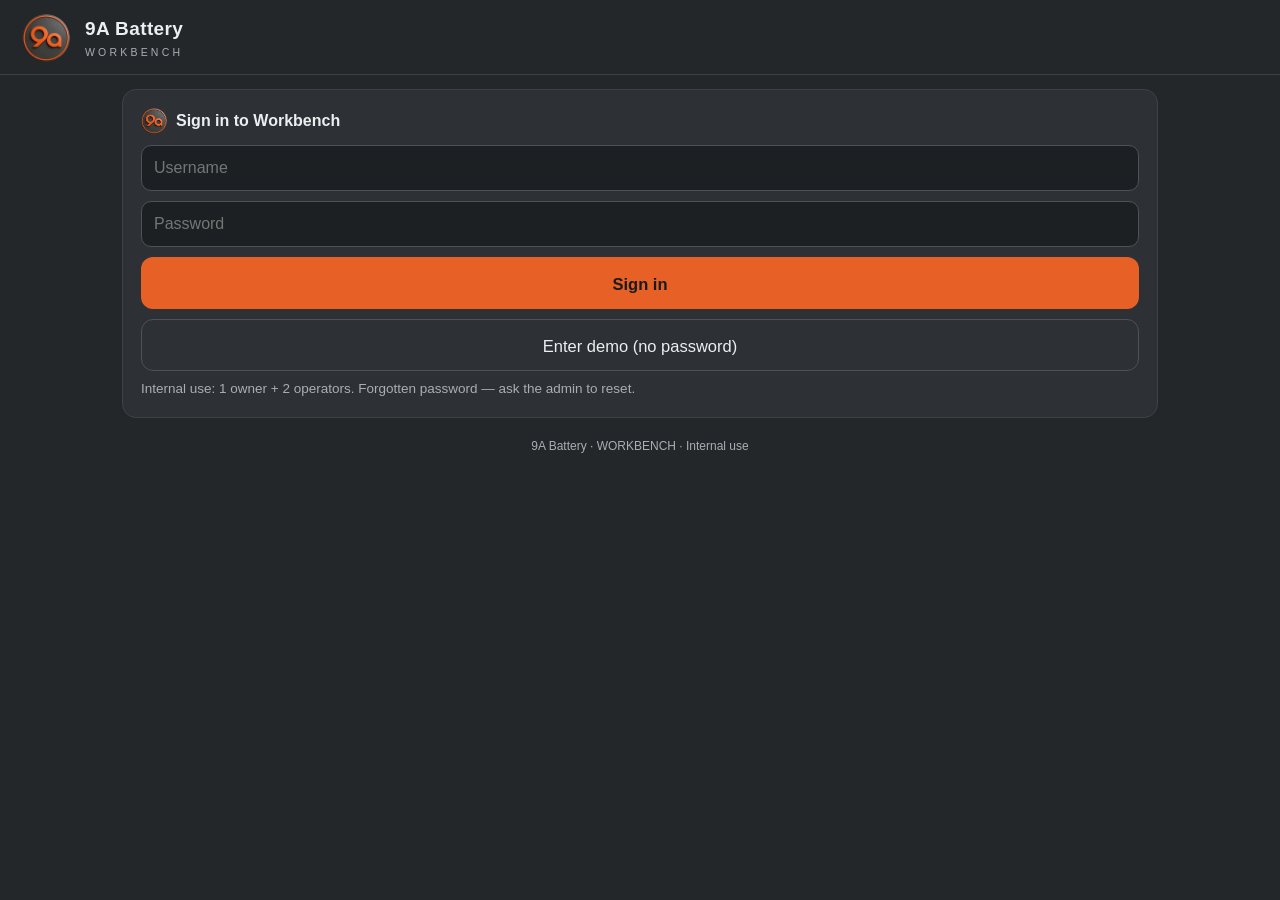
<file: publish.html>
<!DOCTYPE html>
<html lang="zh-CN">
<head>
<meta charset="utf-8">
<meta name="viewport" content="width=device-width, initial-scale=1, viewport-fit=cover">
<meta name="theme-color" content="#24272a">
<meta name="mobile-web-app-capable" content="yes">
<meta name="apple-mobile-web-app-capable" content="yes">
<meta name="apple-mobile-web-app-status-bar-style" content="black-translucent">
<meta name="apple-mobile-web-app-title" content="9A WORKBENCH">
<link rel="manifest" href="https://9a-studio.cpolar.top/manifest.webmanifest">
<link rel="preconnect" href="https://9a-studio.cpolar.top" crossorigin>
<link rel="dns-prefetch" href="https://9a-studio.cpolar.top">
<link rel="prefetch" href="/cs.html" as="document" crossorigin="anonymous">
<link rel="apple-touch-icon" href="/assets/logo.png">
<link rel="icon" href="/assets/logo.png">
<!-- 官网 9abms.com/publish.html：整套换成 9A 工作台，接口走 https://9a-studio.cpolar.top -->
<meta name="robots" content="noindex,nofollow">
<title>9A Battery · WORKBENCH</title>
<style>
:root{
  --bg:#24272a; --bg2:#1d2023; --card:#2d3135; --card2:#353a3f; --line:#3d4247; --line2:#4c5258;
  --txt:#eceef0; --muted:#a8aeb4; --brand:#e76126; --brand2:#f0793c; --brand-soft:rgba(231,97,38,.14);
  --ok:#46c47c; --warn:#f0a500; --bad:#ff4d4f;
  --r:14px;
}
*{box-sizing:border-box;-webkit-tap-highlight-color:transparent}
html,body{margin:0;padding:0;background:var(--bg);color:var(--txt);
  font-family:-apple-system,BlinkMacSystemFont,"PingFang SC","Microsoft YaHei",Segoe UI,Roboto,sans-serif;
  font-size:15px;line-height:1.5;-webkit-font-smoothing:antialiased}
body{padding-bottom:calc(24px + env(safe-area-inset-bottom));overflow-x:hidden}
img,video{max-width:100%}
.wrap{overflow:hidden}
a{color:inherit;text-decoration:none}
button{font:inherit;color:inherit;background:none;border:0;cursor:pointer}
input,select{font:inherit;color:inherit}

/* 顶栏 */
.top{display:flex;align-items:center;gap:15px;padding:calc(14px + env(safe-area-inset-top)) 16px 12px;
  border-bottom:1px solid var(--line);position:sticky;top:0;z-index:10;background:var(--bg)}
.logo{width:44px;height:44px;flex:0 0 44px;border-radius:50%;object-fit:cover;background:var(--bg2)}
.brandtxt{display:flex;flex-direction:column;line-height:1.22;gap:2px}
.brandtxt b{font-size:18px;letter-spacing:.4px}
.brandtxt span{font-size:10.5px;letter-spacing:3.2px;color:var(--muted);margin-top:4px}
.top .right{margin-left:auto;font-size:13px;color:var(--muted);display:flex;align-items:center;gap:12px}
.top .right .lnk{color:#c9cccf}
.wrap{padding:14px 14px 0;max-width:720px;margin:0 auto}

/* 两个大块 */
.tiles{display:grid;grid-template-columns:1fr 1fr;gap:10px;margin-bottom:14px}
.tile{border:1px solid var(--line);background:var(--card);border-radius:var(--r);padding:14px 12px;
  text-align:center;transition:.16s;color:var(--muted)}
.tile small{display:block;font-size:12px;margin-bottom:4px;opacity:.85}
.tile b{font-size:16.5px;color:#d5d7d9}
.tile.on{border-color:var(--brand);background:var(--card);color:var(--brand);box-shadow:none}
.tile.on b{color:var(--brand)}

/* 卡片 */
.card{background:var(--card);border:1px solid var(--line);border-radius:var(--r);padding:15px 14px;margin-bottom:13px}
.hd{display:grid;grid-template-columns:auto 1fr;align-items:center;column-gap:9px;margin-bottom:11px}
.num{width:24px;height:24px;border-radius:7px;background:var(--brand);color:#1a1a1a;
  font-weight:700;font-size:13px;display:flex;align-items:center;justify-content:center}
.num.w2{width:auto;min-width:24px;padding:0 6px;flex:0 0 auto}
.hd h3{flex:1;min-width:0;margin:0;font-size:16px;font-weight:600;line-height:1.35}
.hdlogo{width:26px;height:26px;border-radius:50%;object-fit:cover;background:var(--card)}
.tile:focus,.tile:focus-visible,.tile:focus-within,.tile:active{outline:none!important;box-shadow:none!important}
*:focus,*:focus-visible,*:focus-within{outline:none!important}
*{-webkit-tap-highlight-color:transparent}
*,*::before,*::after{box-shadow:none!important;text-shadow:none!important}
.hint{color:var(--muted);font-size:13px;margin-top:8px}

/* 输入 */
.inp{width:100%;height:46px;background:var(--bg2);border:1px solid var(--line2);border-radius:10px;
  padding:0 12px;color:var(--txt);outline:none}
.inp:focus{border-color:var(--brand)}
textarea.inp{height:88px;padding:10px 12px;line-height:1.5;resize:vertical}

/* 流程条 */
.flow{display:flex;flex-wrap:wrap;gap:6px;align-items:center;color:var(--muted);font-size:12.5px;margin:2px 0 13px}
.flow i{color:var(--brand);font-style:normal}

/* 四宫格上传 */
.grid2{display:grid;grid-template-columns:1fr 1fr;gap:10px}
.up{border:1px dashed var(--line2);border-radius:11px;min-height:104px;display:flex;flex-direction:column;
  align-items:center;justify-content:center;text-align:center;padding:10px;position:relative;overflow:hidden;color:var(--muted)}
.up b{color:#d9dbdd;font-size:15px;font-weight:600;display:block;margin-bottom:3px}
.up span{font-size:12px}
.up.has{border-style:solid;border-color:var(--brand);color:var(--brand)}
.up img{position:absolute;inset:0;width:100%;height:100%;object-fit:cover;opacity:.35}
.up .cap{position:relative;z-index:2}
.up .clr{display:none;position:absolute;top:6px;right:6px;z-index:3;width:26px;height:26px;line-height:24px;
  border-radius:50%;border:1px solid var(--brand);background:rgba(0,0,0,.35);color:var(--brand);
  font-size:16px;text-align:center;cursor:pointer;padding:0;font-weight:700}
.up.has .clr{display:block}
.up .clr:hover{background:var(--brand);color:#1a1a1a}

/* 按钮 */
.btn{display:block;width:100%;height:52px;border-radius:12px;background:var(--brand);color:#1a1a1a;
  font-weight:700;font-size:16.5px;text-align:center;line-height:52px}
.btn:disabled{opacity:.45}
.btn.ghost{background:transparent;border:1px solid var(--line2);color:var(--txt);font-weight:500;line-height:50px}
.btn.dark{background:var(--card2);color:var(--txt);font-weight:600}

/* 文案三列 */
.copies{display:grid;gap:10px;margin-top:4px}
.copy{background:var(--bg2);border:1px solid var(--line2);border-radius:12px;padding:12px;position:relative}
.copy.on{border-color:var(--brand);background:var(--card);box-shadow:none}
.copy .t{font-size:15px;font-weight:600;margin-bottom:5px;padding-right:40px}
.copy .c{font-size:13px;color:#c8cace;white-space:pre-wrap;max-height:150px;overflow:auto}
.copy .tag{font-size:12px;color:var(--muted);margin-top:7px;word-break:break-all}
.copy .pick{position:absolute;top:11px;right:11px;width:22px;height:22px;border-radius:50%;
  border:1px solid var(--line2);display:flex;align-items:center;justify-content:center;font-size:13px;color:var(--muted)}
.copy.on .pick{border-color:var(--brand);background:var(--brand);color:#181818}

/* 账号/平台勾选 */
/* 账号管理 / 人员管理 */
.row{border:1px solid var(--line);background:var(--card2);border-radius:12px;padding:12px;margin-bottom:9px}
.row .r1{display:flex;align-items:center;gap:8px}
.row .nm{font-size:14.5px;font-weight:600;flex:1;min-width:0;overflow:hidden;text-overflow:ellipsis;white-space:nowrap}
.badge{font-size:11px;padding:2px 8px;border-radius:20px;border:1px solid var(--line2);color:var(--muted);white-space:nowrap}
.badge.on{color:var(--brand);border-color:rgba(231,97,38,.5)}
.badge.off{color:var(--muted);opacity:.7}
.badge.ok{color:var(--ok);border-color:rgba(70,196,124,.45)}
.badge.warn{color:var(--warn);border-color:rgba(240,165,0,.45)}
.tag{display:inline-flex;align-items:center;gap:8px;padding:8px 12px;border-radius:10px;
  border:1px solid var(--brand);background:var(--brand-soft);font-size:14px;margin:0 8px 8px 0}
.tag b{font-weight:600}
.tag i{font-style:normal;color:var(--muted);font-size:15px;padding:0 2px;cursor:pointer}
.tag i:hover{color:var(--bad)}
.urow{display:flex;align-items:center;gap:12px;padding:12px;border:1px solid var(--line);
  background:var(--card2);border-radius:14px;margin-bottom:10px}
.ava{width:40px;height:40px;border-radius:50%;flex:none;display:flex;align-items:center;justify-content:center;
  font-weight:700;font-size:16px;color:#fff;background:linear-gradient(135deg,var(--brand),#a8441a);letter-spacing:0}
.ava.mute{background:linear-gradient(135deg,#4a4f55,#33373b);color:var(--muted)}
.uinfo{flex:1;min-width:0}
.uinfo .n{font-size:15px;font-weight:600;display:flex;align-items:center;gap:8px;flex-wrap:wrap}
.uinfo .s{font-size:12px;color:var(--muted);margin-top:4px}
.uacts{display:flex;gap:6px;flex:none}
.seg{display:flex;gap:8px;margin-bottom:4px}
.seg button{flex:1;padding:10px 8px;border-radius:10px;border:1px solid var(--line2);background:transparent;
  color:var(--muted);font-size:13.5px;line-height:1.4}
.seg button small{font-size:11px;opacity:.75}
 .seg button.on{border-color:var(--brand);color:var(--brand);background:var(--card);box-shadow:none}
.acc{border:1px solid var(--line);background:var(--card2);border-radius:14px;padding:12px;margin-bottom:10px}
.acc-top{display:flex;gap:8px;align-items:center}
.acc-top .inp{margin:0;flex:1}
.acc-x{flex:none;width:36px;height:36px;border-radius:10px;border:1px solid rgba(255,77,79,.45);
  background:transparent;color:#ff8a8a;font-size:15px}
.acc .two{margin-top:8px}
.acc-fields{margin-top:6px}
.acc-fields label{display:block;font-size:12px;color:var(--muted);margin:8px 0 4px}
/* 平台开通 / 充值入口 */
.guide{display:grid;gap:8px;margin-top:2px}
.gitem{display:flex;align-items:center;gap:8px;padding:10px 12px;border:1px solid var(--line);
  background:var(--card2);border-radius:11px;flex-wrap:wrap}
.gitem .gn{font-size:14px;font-weight:600;min-width:108px}
.gitem .gk{font-size:12px;color:var(--muted);flex:1;min-width:140px;line-height:1.5}
.gitem a{font-size:12.5px;font-weight:700;color:var(--brand);border:1px solid rgba(231,97,38,.42);
  background:var(--brand-soft);padding:6px 10px;border-radius:8px;text-decoration:none;white-space:nowrap}
.gitem a:hover{background:rgba(231,97,38,.24)}
.acc-acts{display:flex;gap:8px;margin-top:10px}
.fold summary{cursor:pointer;font-size:14px;color:var(--muted);padding:4px 0;list-style:none}
.fold summary::-webkit-details-marker{display:none}
.fold summary::before{content:'▸ ';color:var(--brand)}
.fold[open] summary::before{content:'▾ '}
.row .meta{font-size:12px;color:var(--muted);margin-top:6px;word-break:break-all;line-height:1.6}
.row .acts{display:flex;gap:8px;margin-top:9px}
.mini{font-size:12.5px;padding:6px 12px;border-radius:8px;border:1px solid var(--line2);color:#d5d7d9}
.mini.b{border-color:var(--brand);color:var(--brand)}
.mini.d{border-color:rgba(255,77,79,.45);color:#ff8a8a}
.form{display:grid;gap:9px}
.form label{font-size:12.5px;color:var(--muted);margin-bottom:-4px}
.form .two{display:grid;grid-template-columns:1fr 1fr;gap:9px}
.chips{display:grid;grid-template-columns:1fr 1fr;gap:9px}
.chip{border:1px solid var(--line2);border-radius:11px;background:var(--bg2);padding:11px 10px;position:relative;text-align:left}
.chip b{display:block;font-size:14px;font-weight:600}
.chip span{display:block;font-size:11.5px;color:var(--muted);margin-top:2px}
.chip.on{border-color:var(--brand);background:var(--card);box-shadow:none}
.chip.on b{color:var(--brand)}
.chip .ck{position:absolute;top:8px;right:8px;width:18px;height:18px;border-radius:50%;
  border:1px solid var(--line2);display:flex;align-items:center;justify-content:center;font-size:11px;color:var(--muted)}
.chip.on .ck{border-color:var(--brand);background:var(--brand);color:#181818;font-weight:700}
.chip[disabled]{opacity:.45}

/* 任务 */
.task{border:1px solid var(--line);background:var(--card);border-radius:12px;padding:12px;margin-bottom:10px}
.task .r1{display:flex;align-items:center;gap:8px}
.task .tt{font-size:14.5px;font-weight:600;flex:1;min-width:0;overflow:hidden;text-overflow:ellipsis;white-space:nowrap}
.st{font-size:11.5px;padding:3px 8px;border-radius:20px;border:1px solid var(--line2);color:var(--muted);white-space:nowrap}
.st.queued,.st.scripted{color:var(--warn);border-color:rgba(255,176,32,.4)}
.st.rendering,.st.publishing{color:var(--brand);border-color:rgba(255,96,32,.45)}
.st.done{color:var(--ok);border-color:rgba(47,208,122,.4)}
.st.failed{color:var(--bad);border-color:rgba(255,93,93,.4)}
.task .note{font-size:12.5px;color:var(--muted);margin-top:7px;word-break:break-all}
.task .acts{display:flex;gap:8px;margin-top:9px;flex-wrap:wrap}
.task video{width:100%;border-radius:10px;margin-top:9px;background:#000}

/* 进度条 */
.bar{height:3px;background:var(--line);border-radius:3px;overflow:hidden;margin-top:9px}
.bar i{display:block;height:100%;width:35%;background:var(--brand);animation:mv 1.4s infinite linear}
@keyframes mv{0%{transform:translateX(-100%)}100%{transform:translateX(320%)}}

.empty{text-align:center;color:var(--muted);font-size:13.5px;padding:26px 0}
.mask{position:fixed;inset:0;background:rgba(0,0,0,.55);display:flex;align-items:center;justify-content:center;z-index:40;padding:20px}
.mask .box{background:var(--card);border:1px solid var(--line2);border-radius:16px;padding:22px 18px;width:100%;max-width:360px}
.mask h4{margin:0 0 4px;font-size:17px}
.mask p{margin:0 0 14px;color:var(--muted);font-size:13px}
.foot{color:var(--muted);font-size:12px;text-align:center;padding:6px 0 20px}
.toast{position:fixed;left:50%;transform:translateX(-50%);bottom:calc(28px + env(safe-area-inset-bottom));
  background:var(--card2);border:1px solid var(--line2);color:#fff;font-size:13.5px;padding:10px 16px;border-radius:20px;
  z-index:60;max-width:88vw;text-align:center}

/* ---------- 大屏 / 平板适配（6–12 寸） ---------- */
@media (min-width:700px){
  .wrap{max-width:860px}
  .tiles{grid-template-columns:repeat(auto-fit,minmax(150px,1fr))}
  body{font-size:16px}
  .hint,.flow{font-size:13.5px}
}
@media (min-width:1000px){
  .wrap{max-width:1080px;padding-left:22px;padding-right:22px}
  .top{padding-left:22px;padding-right:22px}
  .tile{padding:16px 14px}
  .tile b{font-size:18px}
  .card{padding:18px 18px}
  .logo{width:48px;height:48px;flex:0 0 48px}
  .brandtxt b{font-size:19px}
}
@media (min-width:1400px){
  .wrap{max-width:1220px}
}
@media (max-aspect-ratio: 1/1) and (min-height:1000px){
  .wrap{max-width:900px}
}
</style>
</head>
<body>

<div class="top">
  <img class="logo" src="/assets/logo.png" alt="9A">
  <div class="brandtxt"><b>9A Battery</b><span>WORKBENCH</span></div>
  <div class="right">
    <span id="who" class="lnk"></span>
    <a id="btnSwitch" class="lnk" href="javascript:void(0)" style="margin-left:10px;display:none">切换账号</a>
  </div>
</div>

<div class="wrap">
  <!-- 未登录 -->
  <div id="loginBox" class="card" style="display:none">
    <div class="hd"><img class="hdlogo" src="/assets/logo.png" alt="9A"><h3>登录工作台</h3></div>
    <div style="display:grid;gap:10px">
      <input id="lu" class="inp" placeholder="用户名" autocomplete="username">
      <input id="lp" class="inp" type="password" placeholder="口令" autocomplete="current-password">
      <button id="lbtn" class="btn">登 录</button>
      <button id="ldemo" class="btn ghost">演示免密进入</button>
    </div>
    <div class="hint">公司内部使用：1 个老板 + 2 个运营。口令忘了找管理员重置。</div>
  </div>

  <div id="main" style="display:none">
    <div class="tiles">
      <div class="tile on" id="tabCopy"><small>① 先做视频</small><b>视频复刻</b></div>
      <div class="tile" id="tabPub"><small>② 再发布</small><b>多平台发布</b></div>
      <div class="tile" id="tabAcc"><small>③ 账号</small><b>发布账号</b></div>
      <div class="tile" id="tabUser" style="display:none"><small>④ 人员</small><b>员工账号</b></div>
      <div class="tile" id="tabCS" style="display:block"><small>⑤ 客户</small><b>客服台</b></div>
    </div>

    <div id="demoBar" style="display:none;background:rgba(240,165,0,.14);border:1px solid #f0a500;color:#f0b64d;padding:10px 12px;border-radius:10px;margin:0 0 10px;font-size:13px;line-height:1.5">演示账号：只能查看，不能生成文案、生成视频、上传素材或发布。</div>

    <!-- ============ 视频复刻 ============ -->
    <section id="paneCopy">
      <div class="hint" style="margin:0 0 10px">生成内容为俄语（面向俄罗斯及中亚五国市场）。</div>
      <div class="flow">
        <span>丢爆款链接</span><i>→</i><span>传素材</span><i>→</i><span>AI 拆解</span><i>→</i>
        <b style="color:var(--brand)">3 套文案</b><i>→</i><span>选一套</span><i>→</i><span>生成视频</span><i>→</i><span>预览 / 去发布</span>
      </div>

      <div class="card">
        <div class="hd"><div class="num">1</div><h3>爆款视频链接</h3></div>
        <input id="link" class="inp" placeholder="https://… （抖音 / TikTok / YouTube 爆款视频链">
        <div class="hint">把你想复刻的爆款链接粘进来，AI 会读它的脚本、镜头、节奏和钩子。</div>
      </div>

      <div class="card">
        <div class="hd"><div class="num">2</div><h3>上传你的素材（人物 / 背景 / 声音 / 产品原图）</h3></div>
        <div class="grid2">
          <div class="up" id="upPerson"><input type="file" accept="image/*,video/*" hidden><div class="cap"><b>人物素材</b><span>人物 · 视频或图片</span></div></div>
          <div class="up" id="upScene"><input type="file" accept="image/*,video/*" hidden><div class="cap"><b>背景场景</b><span>背景 · 视频或图片</span></div></div>
          <div class="up" id="upAudio"><input type="file" accept="audio/*" hidden><div class="cap"><b>配音 / 音频</b><span>声音 · mp3/wav 等</span></div></div>
          <div class="up" id="upProduct"><input type="file" accept="image/*" hidden><div class="cap"><b>电池 / 车辆</b><span>产品原图 · 图片</span></div></div>
        </div>
        <div class="hint">主体用你的原素材，AI 只按爆款结构排顺序、卡节奏，绝不乱改你的东西。</div>
      </div>

      <div class="card">
        <div class="hd"><div class="num">3</div><h3>开始拆解</h3></div>
        <input id="topic" class="inp" placeholder="这条视频卖的是什么？例如 72V65Ah 用于 U2 外卖车">
        <div style="height:10px"></div>
        <button id="btnAnalyze" class="btn">开始拆解</button>
        <div class="hint" id="analyzeHint">已上传素材：0</div>
      </div>

      <div class="card" id="copyCard" style="display:none">
        <div class="hd"><div class="num">4</div><h3>3 套文案（选一套）</h3></div>
        <div class="copies" id="copies"></div>
        <div style="height:12px"></div>
        <button id="btnGen" class="btn">生成视频</button>
        <div class="hint" id="genHint">选一套文案再点生成，出片约 3 分钟。</div>
      </div>

      <div class="card" id="videoCard" style="display:none">
        <div class="hd"><div class="num">5</div><h3>预览 / 去发布</h3></div>
        <video id="vid" controls playsinline preload="metadata"></video>
        <div style="height:12px"></div>
        <button id="btnGoPub" class="btn dark">去发布这一条</button>
        <a id="dl" class="btn ghost" style="margin-top:9px" download>下载视频</a>
      </div>
    </section>

    <!-- ============ 多平台发布 ============ -->
    <section id="panePub" style="display:none">
      <div class="card">
        <div class="hd"><div class="num">0</div><h3>要发哪一条</h3></div>
        <div class="chips" style="margin-bottom:10px">
          <div class="chip on" id="modeTask"><div class="ck">✓</div><b>复刻出的片</b><span>从任务里挑</span></div>
          <div class="chip" id="modeLocal"><div class="ck"></div><b>人工发布</b><span>手机/电脑选视频</span></div>
        </div>
        <div id="boxTask">
          <select id="taskPick" class="inp">
            <option value="">— 选一条已出片的视频 —</option>
          </select>
          <div class="hint">在上面「视频复刻」做完的视频会自动出现在这里。</div>
        </div>
        <div id="boxLocal" style="display:none">
          <div class="up" id="upLocalVideo"><input type="file" accept="video/*" hidden>
            <div class="cap"><b>选手机里的视频</b><span>点这里从相册 / 电脑选，单个 ≤60MB</span></div>
            <button class="clr" id="upLocalClear" title="清空重新选">×</button></div>
          <div class="hint" id="localHint">不复刻也能发：手机拍的、电脑剪好的，传上来就发。</div>
        </div>
      </div>

      <div class="card">
        <div class="hd"><div class="num">1</div><h3>发布账号（可多选）</h3></div>
        <div class="chips" id="accChips"></div>
        <div class="hint" id="accHint">还没建账号。到「③ 发布账号」里加平台账号，可按国家分开建。</div>
      </div>

      <div class="card">
        <div class="hd"><div class="num">2</div><h3>文案（可自己填，留空自动带）</h3></div>
        <div class="form">
          <label>标题</label>
          <input id="pubTitle" class="inp" placeholder="默认用复刻标题，想改就改">
          <label>整体描述（所有平台共用）</label>
          <textarea id="pubDesc" class="inp" rows="3" placeholder="默认用复刻文案（自动带入），留空就行"></textarea>
          <div id="pubPerPlat"></div>
          <div class="hint" id="pubPerPlatHint" style="margin:0">勾哪些账号，下面就按平台出现几格文案（同一个平台多个账号共用一格）。</div>
        </div>
        <div class="hint" id="pubCopyHint">复刻模式：默认用复刻出来的文案，下面格子留空就行。</div>
      </div>

      <div class="card">
        <div class="hd"><div class="num">3</div><h3>确认并发布</h3></div>
        <button id="btnPub" class="btn">确认并发布</button>
        <div class="hint" id="pubHint">多账号并行发，几十秒内出结果。</div>
      </div>

      <div class="card">
        <div class="hd"><div class="num">4</div><h3>任务列表</h3></div>
        <div id="taskList"></div>
      </div>
    </section>

    <!-- ============ 发布账号管理 ============ -->
    <section id="paneAcc" style="display:none">
      <div class="card">
        <div class="hd"><div class="num">◎</div><h3>平台开通入口（客户自己点链接去注册）</h3></div>
        <div class="guide">
          <div class="gitem"><span class="gn">Telegram</span><span class="gk">注册账号，找 @BotFather 建机器人拿 token，再把机器人拉进群拿 chat_id</span><a href="https://telegram.org/" target="_blank" rel="noopener">去注册</a><a href="https://t.me/BotFather" target="_blank" rel="noopener">建机器人</a></div>
          <div class="gitem"><span class="gn">Facebook</span><span class="gk">注册个人号 → 建主页 → 开发者后台建应用拿 page_id / token</span><a href="https://www.facebook.com/r.php" target="_blank" rel="noopener">去注册</a><a href="https://developers.facebook.com/apps/" target="_blank" rel="noopener">开发者后台</a></div>
          <div class="gitem"><span class="gn">Instagram</span><span class="gk">注册专业号，绑定到 Facebook 主页，用 Meta 的接口发 Reels</span><a href="https://www.instagram.com/accounts/emailsignup/" target="_blank" rel="noopener">去注册</a><a href="https://developers.facebook.com/docs/instagram-platform" target="_blank" rel="noopener">接口文档</a></div>
          <div class="gitem"><span class="gn">YouTube</span><span class="gk">注册谷歌账号 → 建频道 → Cloud 控制台建 OAuth 拿 client_id / client_secret / refresh_token</span><a href="https://www.youtube.com/" target="_blank" rel="noopener">去注册</a><a href="https://console.cloud.google.com/apis/credentials" target="_blank" rel="noopener">建 OAuth 凭据</a></div>
          <div class="gitem"><span class="gn">VK</span><span class="gk">注册 VK 账号 → 建社区 → 开发者后台拿 token / group_id</span><a href="https://vk.com/" target="_blank" rel="noopener">去注册</a><a href="https://dev.vk.com/" target="_blank" rel="noopener">开发者后台</a></div>
          <div class="gitem"><span class="gn">TikTok</span><span class="gk">注册账号 → 申请开发者应用，拿到 access_token / open_id 才能发视频</span><a href="https://www.tiktok.com/signup" target="_blank" rel="noopener">去注册</a><a href="https://developers.tiktok.com/" target="_blank" rel="noopener">开发者后台</a></div>
        </div>
        <div class="hint">注册好拿到凭据，回到下面「发布账号」点“＋ 加一个账号”填进来，就能用来发。</div>
      </div>

      <div class="card">
        <div class="hd"><div class="num">¥</div><h3>AI 额度（火山方舟 token，用谁的就充谁的）</h3></div>
        <div class="guide">
          <div class="gitem"><span class="gn">火山方舟</span><span class="gk">生成文案和出片都走你自己的方舟账号，额度充在你自己名下，我们这边不代扣</span><a href="https://console.volcengine.com/ark" target="_blank" rel="noopener">控制台</a><a href="https://console.volcengine.com/finance" target="_blank" rel="noopener">去充值</a></div>
        </div>
        <div class="hint">充完把 Key 填到下面「三套老凭据」里的 ark_api_key，点保存就生效。</div>
      </div>

      <div class="card">
        <div class="hd"><div class="num">+</div><h3>发布账号（<span id="accCount">0</span>）</h3></div>
        <button id="btnAccAdd" class="btn">＋ 加一个账号</button>
        <button id="btnAccImportOpen" class="btn ghost" style="margin-top:8px">一键导入</button>
        <div id="accImportBox" style="display:none;margin-top:10px">
          <textarea id="accImportText" class="inp" rows="4" placeholder="一行一个：名字|平台|国家|token=xxx,chat_id=yyy
例：俄罗斯TG主群|tg|RU|token=123:abc,chat_id=-100123"></textarea>
          <button id="btnAccImport" class="btn ghost" style="margin-top:8px">导入进去</button>
          <div class="hint" id="accImportHint">平台写 tg/fb/ig/yt/vk/tt；国家可写 RU/KZ/UZ 或留空；每行一个账号。也可粘 JSON 数组。</div>
          <div style="height:10px"></div>
          <label>或者上传表格（Excel .xlsx / CSV），一次全部进去</label>
          <button id="btnAccImportFile" class="btn ghost" style="margin-top:8px">选择表格文件</button>
          <input id="accImportFile" type="file" accept=".xlsx,.xlsm,.csv" style="display:none">
          <div class="hint" id="accImportFileHint">表头要有「账号名」「平台」，再加「国家」和各平台凭据列（token / chat_id / page_id / user_id / client_id / client_secret / refresh_token / group_id / access_token / open_id），用哪列填哪列，空着不管。</div>
        </div>
        <div id="accList" style="margin-top:12px"></div>
        <div class="hint" id="accAdminHint"></div>
      </div>

      <div class="card">
        <details class="fold">
          <summary>三套老凭据（按套别发的那套，平时不用展开）</summary>
          <div class="chips" id="setPick" style="margin-top:12px"></div>
          <label style="margin-top:10px">这套用哪些平台（对接好的都在这儿）</label>
          <div class="chips" id="setPlats"></div>
          <select id="setPlatAdd" class="inp" style="margin-top:8px"></select>
          <div id="setFields" class="form"></div>
          <div style="height:6px"></div>
          <button id="btnSetSave" class="btn">保存这套凭据</button>
          <div class="hint" id="setHint">这三套存在数据库 settings 表里，发布页勾哪套就用哪套。填全一套，那套就算可用。</div>
          <label style="margin-top:14px">批量导入（粘 JSON 或 键=值 都行，带 _2 / _3 后缀就进对应套）</label>
          <textarea id="setImportText" class="inp" rows="5" placeholder='例如 {"tg_bot_token":"123:abc","tg_chat_id":"-100123","fb_page_token_2":"EAA..."}'></textarea>
          <button id="btnSetImport" class="btn ghost" style="margin-top:8px">导入到数据库</button>
          <div class="hint" id="setImportHint"></div>
        </details>
      </div>
    </section>

    <!-- ============ 员工账号管理 ============ -->
    <section id="paneUser" style="display:none">
      <div class="card">
        <div class="hd"><div class="num">+</div><h3 id="userFormTitle">加一个人</h3></div>
        <div class="form">
          <div class="two">
            <div><label>登录名（他登录时输的）</label><input id="usName" class="inp" placeholder="例如 op3"></div>
            <div><label>显示名（列表里看到的）</label><input id="usShow" class="inp" placeholder="例如 运营三"></div>
          </div>
          <label>权限</label>
          <div class="seg" id="roleSeg">
            <button type="button" data-v="staff" class="on">运营<br><small>只管自己的任务</small></button>
            <button type="button" data-v="admin">管理员<br><small>能管账号和配置</small></button>
            <button type="button" data-v="demo">演示<br><small>只能看，不能发</small></button>
          </div>
          <select id="usRole" style="display:none"><option value="staff">运营</option><option value="admin">管理员</option><option value="demo">演示</option></select>
          <label>口令（留空自动生成 8 位）</label>
          <input id="usPwd" class="inp" placeholder="不想设就留空，保存后口令会显示出来">
          <button id="btnUserSave" class="btn">存下来</button>
          <div class="hint" id="userFormHint">口令只在保存那一下显示，抄给他就行；不想要这个人，列表里点「删掉」就没了。</div>
        </div>
      </div>

      <div class="card">
        <div class="hd"><div class="num">≡</div><h3>现有的人（<span id="userCount">0</span>）</h3></div>
        <div id="userList"></div>
      </div>
    </section>
  </div>

  <div class="foot">9A Battery · WORKBENCH · 内部使用</div>
</div>


<script>
/* ---------------- 语言跟随系统（中 / 英 / 俄） ---------------- */
const I18N = {
  en: {"演示免密进入": "Enter demo (no password)", "切换账号": "Switch account", "登录工作台": "Sign in to Workbench", "登 录": "Sign in", "公司内部使用：1 个老板 + 2 个运营。口令忘了找管理员重置。": "Internal use: 1 owner + 2 operators. Forgotten password — ask the admin to reset.", "① 先做视频": "① Video first", "视频复刻": "Video replicate", "② 再发布": "② Then publish", "多平台发布": "Multi-platform publish", "③ 账号": "③ Accounts", "发布账号": "Accounts", "④ 人员": "④ People", "员工账号": "Staff accounts", "⑤ 客户": "⑤ Clients", "客服台": "Inbox", "演示账号：只能查看，不能生成文案、生成视频、上传素材或发布。": "Demo account: view only — cannot generate copy or video, upload assets or publish.", "生成内容为俄语（面向俄罗斯及中亚五国市场）。": "Content is generated in Russian (Russia & Central Asia).", "丢爆款链接": "Paste viral link", "传素材": "Upload assets", "AI 拆解": "AI breakdown", "3 套文案": "3 scripts", "选一套": "Pick one", "生成视频": "Generate video", "预览 / 去发布": "Preview / publish", "爆款视频链接": "Viral video link", "把你想复刻的爆款链接粘进来，AI 会读它的脚本、镜头、节奏和钩子。": "Paste the viral link you want to replicate; AI reads its script, shots, pacing and hook.", "上传你的素材（人物 / 背景 / 声音 / 产品原图）": "Upload your assets (person / background / audio / product photos)", "人物素材": "Person", "人物 · 视频或图片": "Person · video or image", "背景场景": "Background", "背景 · 视频或图片": "Background · video or image", "配音 / 音频": "Voice / audio", "声音 · mp3/wav 等": "Audio · mp3/wav etc.", "电池 / 车辆": "Battery / vehicle", "产品原图 · 图片": "Product photo · image", "主体用你的原素材，AI 只按爆款结构排顺序、卡节奏，绝不乱改你的东西。": "Your assets stay intact — AI only re-orders them to the viral structure and pacing.", "开始拆解": "Analyze", "已上传素材：": "Assets uploaded: ", "3 套文案（选一套）": "3 scripts (pick one)", "选一套文案再点生成，出片约 3 分钟。": "Pick a script, then generate — about 3 minutes.", "去发布这一条": "Publish this one", "下载视频": "Download video", "要发哪一条": "Which one to publish", "复刻出的片": "Generated videos", "从任务里挑": "Pick from tasks", "人工发布": "Manual upload", "手机/电脑选视频": "Pick video from phone/PC", "— 选一条已出片的视频 —": "— Select a ready video —", "在上面「视频复刻」做完的视频会自动出现在这里。": "Videos finished in Video replicate appear here automatically.", "选手机里的视频": "Choose video from phone", "点这里从相册 / 电脑选，单个 ≤60MB": "Tap to pick from gallery or PC, up to 60 MB each", "不复刻也能发：手机拍的、电脑剪好的，传上来就发。": "No replicate needed: upload your own video and publish.", "发布账号（可多选）": "Accounts (multi-select)", "还没建账号。到「③ 发布账号」里加平台账号，可按国家分开建。": "No accounts yet. Add them under ③ Accounts; you can split by country.", "文案（可自己填，留空自动带）": "Copy (editable; auto-filled if empty)", "标题": "Title", "整体描述（所有平台共用）": "Main description (shared by all platforms)", "勾哪些账号，下面就按平台出现几格文案（同一个平台多个账号共用一格）。": "Each checked platform gets its own copy box (accounts on one platform share a box).", "复刻模式：默认用复刻出来的文案，下面格子留空就行。": "Replicate mode: the generated copy is used; leave the boxes empty.", "确认并发布": "Confirm & publish", "多账号并行发，几十秒内出结果。": "Parallel multi-account publishing, results in tens of seconds.", "任务列表": "Tasks", "平台开通入口（客户自己点链接去注册）": "Platform setup links (register directly)", "注册账号，找 @BotFather 建机器人拿 token，再把机器人拉进群拿 chat_id": "Register, create a bot via @BotFather for the token, add it to the group and take chat_id", "去注册": "Register", "建机器人": "Create bot", "注册个人号 → 建主页 → 开发者后台建应用拿 page_id / token": "Register account → create Page → create app in developer console for page_id / token", "开发者后台": "Dev console", "注册专业号，绑定到 Facebook 主页，用 Meta 的接口发 Reels": "Register a professional account, link it to a Facebook Page, publish Reels via Meta API", "接口文档": "API docs", "注册谷歌账号 → 建频道 → Cloud 控制台建 OAuth 拿 client_id / client_secret / refresh_token": "Google account → create channel → OAuth in Cloud console for client_id / client_secret / refresh_token", "建 OAuth 凭据": "Create OAuth keys", "注册 VK 账号 → 建社区 → 开发者后台拿 token / group_id": "VK account → create community → dev console for token / group_id", "注册账号 → 申请开发者应用，拿到 access_token / open_id 才能发视频": "Register → apply for a developer app; access_token / open_id are required to post videos", "注册好拿到凭据，回到下面「发布账号」点“＋ 加一个账号”填进来，就能用来发。": "Once you have credentials, add the account under Accounts with “+ Add account”.", "AI 额度（火山方舟 token，用谁的就充谁的）": "AI quota (Volcengine Ark token — top up your own)", "火山方舟": "Volcengine Ark", "生成文案和出片都走你自己的方舟账号，额度充在你自己名下，我们这边不代扣": "Copy generation and rendering run on your own Ark account and quota; we never charge it", "控制台": "Console", "去充值": "Top up", "充完把 Key 填到下面「三套老凭据」里的 ark_api_key，点保存就生效。": "After topping up, put the key into ark_api_key under Legacy credentials and save.", "发布账号（": "Accounts (", "＋ 加一个账号": "+ Add account", "一键导入": "Bulk import", "导入进去": "Import", "平台写 tg/fb/ig/yt/vk/tt；国家可写 RU/KZ/UZ 或留空；每行一个账号。也可粘 JSON 数组。": "Platform: tg/fb/ig/yt/vk/tt; country RU/KZ/UZ or empty; one account per line. JSON array also works.", "或者上传表格（Excel .xlsx / CSV），一次全部进去": "Or upload a sheet (Excel .xlsx / CSV) to import all at once", "选择表格文件": "Choose file", "表头要有「账号名」「平台」，再加「国家」和各平台凭据列（token / chat_id / page_id / user_id / client_id / client_secret / refresh_token / group_id / access_token / open_id），用哪列填哪列，空着不管。": "The sheet needs account name and platform columns, plus country and credential columns (token / chat_id / page_id / user_id / client_id / client_secret / refresh_token / group_id / access_token / open_id); fill only what you use.", "三套老凭据（按套别发的那套，平时不用展开）": "Legacy credentials (per set; usually collapsed)", "这套用哪些平台（对接好的都在这儿）": "Platforms for this set (all connected ones)", "保存这套凭据": "Save this set", "这三套存在数据库 settings 表里，发布页勾哪套就用哪套。填全一套，那套就算可用。": "The three sets live in the settings table; the publish page uses the checked one. A complete set counts as ready.", "批量导入（粘 JSON 或 键=值 都行，带 _2 / _3 后缀就进对应套）": "Bulk import (JSON or key=value; _2/_3 suffix targets that set)", "导入到数据库": "Import to database", "加一个人": "Add a person", "登录名（他登录时输的）": "Login name (typed at sign-in)", "显示名（列表里看到的）": "Display name (shown in list)", "权限": "Role", "运营": "Operator", "只管自己的任务": "Own tasks only", "管理员": "Admin", "能管账号和配置": "Manages accounts & settings", "演示": "Demo", "只能看，不能发": "View only", "口令（留空自动生成 8 位）": "Password (8 chars auto-generated if empty)", "存下来": "Save", "口令只在保存那一下显示，抄给他就行；不想要这个人，列表里点「删掉」就没了。": "The password is shown once at save — pass it on. To remove a person, click Delete.", "现有的人（": "People (", "）": ")", "9A Battery · WORKBENCH · 内部使用": "9A Battery · WORKBENCH · Internal use", "https://… （抖音 / TikTok / YouTube 爆款视频链": "https://… (Douyin / TikTok / YouTube viral video link)", "一行一个：名字|平台|国家|token=xxx,chat_id=yyy": "One per line: name|platform|country|token=xxx,chat_id=yyy", "例：俄罗斯TG主群|tg|RU|token=123:abc,chat_id=-100123": "e.g. RU TG main|tg|RU|token=123:abc,chat_id=-100123", "不想设就留空，保存后口令会显示出来": "Leave empty to auto-generate; shown after save", "例如 op3": "e.g. op3", "例如 运营三": "e.g. Operator 3", "口令": "Password", "用户名": "Username", "这条视频卖的是什么？例如 72V65Ah 用于 U2 外卖车": "What is this video selling? e.g. 72V65Ah for U2 delivery bikes", "默认用复刻文案（自动带入），留空就行": "Uses the generated copy by default — leave empty", "默认用复刻标题，想改就改": "Uses the generated title by default — edit if needed", "还没有任务": "No tasks yet", "完成": "Done", "预览": "Preview", "复制链接": "Copy link", "删掉": "Delete", "立即清理超期文件": "Clean up expired files", "演示数据（只读）": "Demo data (read-only)", "勾哪些发到哪些账号，可多选，并行发。": "Pick accounts to publish to — multi-select, runs in parallel.", "还没勾账号：先在上面勾 1 个或多个发布账号，这里才会按平台出现文案格。": "No accounts checked: check one or more above and copy boxes appear per platform.", "任务 #": "Task #", "退出登录": "Sign out"},
  ru: {"演示免密进入": "Войти в демо (без пароля)", "切换账号": "Сменить аккаунт", "登录工作台": "Вход в Workbench", "登 录": "Войти", "公司内部使用：1 个老板 + 2 个运营。口令忘了找管理员重置。": "Внутреннее использование: 1 владелец + 2 оператора. Забыли пароль — обратитесь к администратору.", "① 先做视频": "① Сначала видео", "视频复刻": "Видео-ремикс", "② 再发布": "② Затем публикация", "多平台发布": "Публикация на платформы", "③ 账号": "③ Аккаунты", "发布账号": "Аккаунты", "④ 人员": "④ Сотрудники", "员工账号": "Аккаунты сотрудников", "⑤ 客户": "⑤ Клиенты", "客服台": "Заявки", "演示账号：只能查看，不能生成文案、生成视频、上传素材或发布。": "Демо-аккаунт: только просмотр — нельзя создавать текст и видео, загружать материалы или публиковать.", "生成内容为俄语（面向俄罗斯及中亚五国市场）。": "Контент создаётся на русском (Россия и Центральная Азия).", "丢爆款链接": "Вставьте ссылку", "传素材": "Загрузите материалы", "AI 拆解": "ИИ-разбор", "3 套文案": "3 текста", "选一套": "Выберите", "生成视频": "Создать видео", "预览 / 去发布": "Просмотр / публикация", "爆款视频链接": "Ссылка на вирусное видео", "把你想复刻的爆款链接粘进来，AI 会读它的脚本、镜头、节奏和钩子。": "Вставьте ссылку — ИИ разберёт сценарий, кадры, ритм и хук.", "上传你的素材（人物 / 背景 / 声音 / 产品原图）": "Загрузите материалы (человек / фон / звук / фото продукта)", "人物素材": "Человек", "人物 · 视频或图片": "Человек · видео или фото", "背景场景": "Фон", "背景 · 视频或图片": "Фон · видео или фото", "配音 / 音频": "Озвучка / аудио", "声音 · mp3/wav 等": "Звук · mp3/wav и др.", "电池 / 车辆": "Батарея / транспорт", "产品原图 · 图片": "Фото продукта", "主体用你的原素材，AI 只按爆款结构排顺序、卡节奏，绝不乱改你的东西。": "Ваши материалы не меняются — ИИ только выстраивает их по структуре и ритму вирусного видео.", "开始拆解": "Разобрать", "已上传素材：": "Загружено: ", "3 套文案（选一套）": "3 текста (выберите один)", "选一套文案再点生成，出片约 3 分钟。": "Выберите текст и нажмите создать — около 3 минут.", "去发布这一条": "Опубликовать этот", "下载视频": "Скачать видео", "要发哪一条": "Какую публиковать", "复刻出的片": "Готовые видео", "从任务里挑": "Выбрать из задач", "人工发布": "Ручная загрузка", "手机/电脑选视频": "Выбрать видео с телефона/ПК", "— 选一条已出片的视频 —": "— Выберите готовое видео —", "在上面「视频复刻」做完的视频会自动出现在这里。": "Готовые видео из «Видео-ремикс» появятся здесь автоматически.", "选手机里的视频": "Выбрать видео с телефона", "点这里从相册 / 电脑选，单个 ≤60MB": "Нажмите, чтобы выбрать из галереи или с ПК, до 60 МБ", "不复刻也能发：手机拍的、电脑剪好的，传上来就发。": "Без ремикса: загрузите своё видео и публикуйте.", "发布账号（可多选）": "Аккаунты (можно несколько)", "还没建账号。到「③ 发布账号」里加平台账号，可按国家分开建。": "Аккаунтов нет. Добавьте их в ③ Аккаунты, можно по странам.", "文案（可自己填，留空自动带）": "Текст (можно править; пусто — подставится сам)", "标题": "Заголовок", "整体描述（所有平台共用）": "Общее описание (для всех платформ)", "勾哪些账号，下面就按平台出现几格文案（同一个平台多个账号共用一格）。": "Для каждой отмеченной платформы появится своё поле текста.", "复刻模式：默认用复刻出来的文案，下面格子留空就行。": "Режим ремикса: используется готовый текст, поля можно оставить пустыми.", "确认并发布": "Подтвердить и опубликовать", "多账号并行发，几十秒内出结果。": "Публикация в несколько аккаунтов параллельно, результат за десятки секунд.", "任务列表": "Задачи", "平台开通入口（客户自己点链接去注册）": "Ссылки на регистрацию платформ", "注册账号，找 @BotFather 建机器人拿 token，再把机器人拉进群拿 chat_id": "Регистрация, бот через @BotFather для токена, добавьте его в группу и возьмите chat_id", "去注册": "Регистрация", "建机器人": "Создать бота", "注册个人号 → 建主页 → 开发者后台建应用拿 page_id / token": "Аккаунт → создайте Страницу → приложение в кабинете разработчика для page_id / token", "开发者后台": "Кабинет разработчика", "注册专业号，绑定到 Facebook 主页，用 Meta 的接口发 Reels": "Профессиональный аккаунт, привязка к Странице Facebook, публикация Reels через API Meta", "接口文档": "Документация API", "注册谷歌账号 → 建频道 → Cloud 控制台建 OAuth 拿 client_id / client_secret / refresh_token": "Аккаунт Google → создайте канал → OAuth в консоли Cloud для client_id / client_secret / refresh_token", "建 OAuth 凭据": "Создать OAuth-ключи", "注册 VK 账号 → 建社区 → 开发者后台拿 token / group_id": "Аккаунт VK → создайте сообщество → кабинет разработчика для token / group_id", "注册账号 → 申请开发者应用，拿到 access_token / open_id 才能发视频": "Регистрация → заявка на приложение; нужны access_token / open_id для публикации", "注册好拿到凭据，回到下面「发布账号」点“＋ 加一个账号”填进来，就能用来发。": "Получив ключи, добавьте аккаунт ниже в «Аккаунты» через «+ Добавить аккаунт».", "AI 额度（火山方舟 token，用谁的就充谁的）": "Квота ИИ (токен Volcengine Ark — пополняете свой)", "火山方舟": "Volcengine Ark", "生成文案和出片都走你自己的方舟账号，额度充在你自己名下，我们这边不代扣": "Генерация текста и видео идёт через ваш аккаунт Ark и вашу квоту — мы её не расходуем", "控制台": "Консоль", "去充值": "Пополнить", "充完把 Key 填到下面「三套老凭据」里的 ark_api_key，点保存就生效。": "После пополнения вставьте ключ в ark_api_key в «Старые ключи» и сохраните.", "发布账号（": "Аккаунты (", "＋ 加一个账号": "+ Добавить аккаунт", "一键导入": "Массовый импорт", "导入进去": "Импортировать", "平台写 tg/fb/ig/yt/vk/tt；国家可写 RU/KZ/UZ 或留空；每行一个账号。也可粘 JSON 数组。": "Платформа: tg/fb/ig/yt/vk/tt; страна RU/KZ/UZ или пусто; один аккаунт в строке. Можно JSON.", "或者上传表格（Excel .xlsx / CSV），一次全部进去": "Или загрузите таблицу (Excel .xlsx / CSV) — всё сразу", "选择表格文件": "Выбрать файл", "表头要有「账号名」「平台」，再加「国家」和各平台凭据列（token / chat_id / page_id / user_id / client_id / client_secret / refresh_token / group_id / access_token / open_id），用哪列填哪列，空着不管。": "В таблице нужны колонки имени и платформы, плюс страна и ключи (token / chat_id / page_id / user_id / client_id / client_secret / refresh_token / group_id / access_token / open_id) — заполняйте только нужное.", "三套老凭据（按套别发的那套，平时不用展开）": "Старые ключи (по наборам; обычно свёрнуто)", "这套用哪些平台（对接好的都在这儿）": "Платформы этого набора", "保存这套凭据": "Сохранить набор", "这三套存在数据库 settings 表里，发布页勾哪套就用哪套。填全一套，那套就算可用。": "Три набора хранятся в таблице settings; страница публикации использует отмеченный. Полный набор считается готовым.", "批量导入（粘 JSON 或 键=值 都行，带 _2 / _3 后缀就进对应套）": "Массовый импорт (JSON или ключ=значение; суффикс _2/_3 — нужный набор)", "导入到数据库": "Импортировать в базу", "加一个人": "Добавить сотрудника", "登录名（他登录时输的）": "Логин", "显示名（列表里看到的）": "Отображаемое имя", "权限": "Роль", "运营": "Оператор", "只管自己的任务": "Только свои задачи", "管理员": "Администратор", "能管账号和配置": "Управляет аккаунтами и настройками", "演示": "Демо", "只能看，不能发": "Только просмотр", "口令（留空自动生成 8 位）": "Пароль (8 символов, если пусто)", "存下来": "Сохранить", "口令只在保存那一下显示，抄给他就行；不想要这个人，列表里点「删掉」就没了。": "Пароль показывается только при сохранении — передайте его. Чтобы удалить, нажмите «Удалить».", "现有的人（": "Сотрудники (", "）": ")", "9A Battery · WORKBENCH · 内部使用": "9A Battery · WORKBENCH · Внутреннее использование", "https://… （抖音 / TikTok / YouTube 爆款视频链": "https://… (ссылка на вирусное видео Douyin / TikTok / YouTube)", "一行一个：名字|平台|国家|token=xxx,chat_id=yyy": "Одна строка: имя|платформа|страна|token=xxx,chat_id=yyy", "例：俄罗斯TG主群|tg|RU|token=123:abc,chat_id=-100123": "напр. RU TG группа|tg|RU|token=123:abc,chat_id=-100123", "不想设就留空，保存后口令会显示出来": "Оставьте пусто — пароль появится после сохранения", "例如 op3": "напр. op3", "例如 运营三": "напр. Оператор 3", "口令": "Пароль", "用户名": "Логин", "这条视频卖的是什么？例如 72V65Ah 用于 U2 外卖车": "Что продаёт видео? напр. 72V65Ah для U2", "默认用复刻文案（自动带入），留空就行": "По умолчанию берётся готовый текст — оставьте пусто", "默认用复刻标题，想改就改": "По умолчанию берётся готовый заголовок — можно править", "还没有任务": "Задач пока нет", "完成": "Готово", "预览": "Просмотр", "复制链接": "Копировать ссылку", "删掉": "Удалить", "立即清理超期文件": "Удалить устаревшие файлы", "演示数据（只读）": "Демо-данные (только чтение)", "勾哪些发到哪些账号，可多选，并行发。": "Выберите аккаунты для публикации — можно несколько, параллельно.", "还没勾账号：先在上面勾 1 个或多个发布账号，这里才会按平台出现文案格。": "Аккаунты не выбраны: отметьте выше — поля текста появятся по платформам.", "任务 #": "Задача #", "退出登录": "Выйти"}
};
function pickLang(){
  const q = new URLSearchParams(location.search).get('lang');
  if(q === 'zh' || q === 'en' || q === 'ru') return q;
  const saved = localStorage.getItem('9a_lang');
  if(saved === 'zh' || saved === 'en' || saved === 'ru') return saved;
  const l = (navigator.language || (navigator.languages && navigator.languages[0]) || 'zh').toLowerCase();
  if(l.indexOf('ru') === 0) return 'ru';
  if(l.indexOf('zh') === 0) return 'zh';
  if(l.indexOf('en') === 0) return 'en';
  return 'en';
}
const LANG = pickLang();
function applyLang(){
  if(LANG === 'zh') { document.documentElement.lang = 'zh-CN'; return; }
  const d = I18N[LANG] || I18N.en;
  document.documentElement.lang = LANG;
  const w = document.createTreeWalker(document.body, NodeFilter.SHOW_TEXT, null);
  const nodes = []; while(w.nextNode()) nodes.push(w.currentNode);
  nodes.forEach(function(n){
    const t = (n.nodeValue || '').trim();
    if(t && d[t]) n.nodeValue = n.nodeValue.replace(t, d[t]);
  });
  Array.prototype.forEach.call(document.querySelectorAll('[placeholder]'), function(el){
    const t = (el.getAttribute('placeholder') || '').trim();
    if(t && d[t]) el.setAttribute('placeholder', d[t]);
  });
}
applyLang();
function T(s){ return (LANG!=='zh' && I18N[LANG] && I18N[LANG][s]) ? I18N[LANG][s] : s; }
/* 页面后续动态渲染出来的文案也一并翻 */
(function(){
  if(LANG === 'zh') return;
  const d = I18N[LANG] || I18N.en;
  function trNode(n){
    const t = (n.nodeValue || '').trim();
    if(t && d[t]) n.nodeValue = n.nodeValue.replace(t, d[t]);
  }
  function walk(root){
    if(root.nodeType === 3){ trNode(root); return; }
    if(root.nodeType !== 1) return;
    if(root.getAttribute && root.getAttribute('placeholder')){
      const t = root.getAttribute('placeholder').trim();
      if(d[t]) root.setAttribute('placeholder', d[t]);
    }
    const w = document.createTreeWalker(root, NodeFilter.SHOW_TEXT, null);
    while(w.nextNode()) trNode(w.currentNode);
  }
  const ob = new MutationObserver(function(ms){
    ms.forEach(function(m){
      if(m.type === 'childList'){
        m.addedNodes.forEach(function(n){ walk(n); });
      } else if(m.type === 'characterData'){
        trNode(m.target);
      }
    });
  });
  document.addEventListener('DOMContentLoaded', function(){
    ob.observe(document.body, {childList:true, subtree:true, characterData:true});
  });
})();
</script>
<script>
(function(){
  const LS_TOKEN='9a_token', LS_USER='9a_user';
  let token = localStorage.getItem(LS_TOKEN) || '';
  let user = null;
  let assets = [];         // 已上传素材
  let copies = [];         // 3 套文案
  let pickedCopy = -1;
  let curTask = null;      // 当前复刻任务 id
  let platforms = [];
  let accounts = [];
  let pickedAcc = new Set();
  let perPlatVals = {};   // 每平台单独文案（跟着勾选的账号走）
  const API_BASE = 'https://9a-studio.cpolar.top';   // 本机跑留空；放到官网 9abms.com/publish.html 时由构建脚本改成后端公网地址
  const abs = u => (!u ? u : (/^https?:/.test(u) ? u : API_BASE + u));
  // ---------- 本地缓存：切页 / 返回工作台先用缓存出画面，再静默刷新 ----------
  const GC_PREFIX = '9a_gc:';
  const GC_TTL   = 300000;   // 5 分钟内缓存可用于首屏渲染
  const GC_FRESH = 20000;    // 20 秒内认为够新，不再打网络
  function cGet(k){
    try{
      const s = sessionStorage.getItem(GC_PREFIX + k);
      if(!s) return null;
      const o = JSON.parse(s);
      if(!o || typeof o.t !== 'number' || !o.d) return null;
      if(Date.now() - o.t > GC_TTL) return null;
      return o;
    }catch(e){ return null; }
  }
  function cSet(k, d){
    try{ sessionStorage.setItem(GC_PREFIX + k, JSON.stringify({t: Date.now(), d: d})); }catch(e){}
  }
  function cClear(){
    try{
      const ks = [];
      for(let i=0;i<sessionStorage.length;i++){ const k = sessionStorage.key(i); if(k && k.indexOf(GC_PREFIX)===0) ks.push(k); }
      ks.forEach(k=>sessionStorage.removeItem(k));
    }catch(e){}
  }
  // 同一接口并发只打一次：showMain 与 switchTab 同时触发时共用同一个请求，避免重复往返
  const _infl = {};
  function once(k, fn){
    if(_infl[k]) return _infl[k];
    _infl[k] = (async ()=>{ try{ return await fn(); } finally { _infl[k] = null; } })();
    return _infl[k];
  }
  let pubMode = 'task';     // task=复刻出的片 local=人工发布
  let localVideo = null;    // 人工上传的视频 {name,url}
  let autoFilled = false;   // 文案是不是复刻自动带进来的
  let pollTimer = null;

  const $ = s => document.querySelector(s);
  const el = (t,c,h) => { const e=document.createElement(t); if(c)e.className=c; if(h!=null)e.innerHTML=h; return e; };
  function toast(msg, ms){
    const t = el('div','toast', msg); document.body.appendChild(t);
    setTimeout(()=>t.remove(), ms||2600);
  }
  async function api(path, opt){
    opt = opt || {};
    const headers = {'Content-Type':'application/json'};
    if(token) headers['X-Token']=token;
    const r = await fetch(abs(path), {
      method: opt.body ? 'POST':'GET',
      headers,
      body: opt.body ? JSON.stringify(opt.body) : undefined
    });
    let data = null;
    try { data = await r.json(); } catch(e){ data = {}; }
    if(r.status===401){ logoutUI(); throw new Error(data.error||'未登录'); }
    if(!r.ok) throw new Error(data.error || ('HTTP '+r.status));
    return data;
  }

  function netWarn(where, e){
    const msg = (e && e.message) ? e.message : String(e || '网络异常');
    toast((where ? where + ' ' : '') + '加载失败：' + msg, 3200);
  }

  function logoutUI(){
    token=''; user=null;
    localStorage.removeItem(LS_TOKEN); localStorage.removeItem(LS_USER);
    $('#loginBox').style.display='block'; $('#main').style.display='none';
    $('#who').textContent='';
    var sw = $('#btnSwitch'); if(sw) sw.style.display='none';
  }

  var swBtn = document.getElementById('btnSwitch');
  if (swBtn) swBtn.onclick = function(){
    logoutUI();
    $('#lu').value=''; $('#lp').value='';
    window.scrollTo(0,0);
    toast('已退出，换账号登录');
  };

  async function doLogin(){
    const u = $('#lu').value.trim(), p = $('#lp').value;
    if(!u||!p){ toast('用户名和口令都要填'); return; }
    try{
      const d = await api('/api/login', {body:{username:u,password:p}});
      token = d.token; user = d;
      localStorage.setItem(LS_TOKEN, token);
      localStorage.setItem(LS_USER, JSON.stringify(d));
      showMain();
    }catch(e){ toast('登录失败：'+e.message); }
  }

  // 演示免密：不带口令直接换一个只读的演示会话
  async function doDemoLogin(){
    try{
      const d = await api('/api/login', {body:{username:'demo',password:''}});
      token = d.token; user = d;
      localStorage.setItem(LS_TOKEN, token);
      localStorage.setItem(LS_USER, JSON.stringify(d));
      showMain();
    }catch(e){ toast('演示登录失败：'+e.message); }
  }

  function showMain(){
    $('#loginBox').style.display='none'; $('#main').style.display='block';
    const roleTxt = user.role==='admin' ? ' · 管理员' : (user.role==='demo' ? ' · 演示' : ' · 运营');
    const nm = user.name || user.username || '';
    $('#who').textContent = nm + ((roleTxt && nm.trim() !== roleTxt.replace(' ·','').trim()) ? roleTxt : '');
    var sw1 = $('#btnSwitch'); if(sw1) sw1.style.display='inline';
    $('#tabUser').style.display = (user && user.role==='admin') ? 'block' : 'none';
    applyDemoLock();
    warmAccounts(); warmPlatforms(); warmTasks();
  }

  // 演示账号：界面全部可看，凡是会产生消耗/对外动作的按钮一律锁掉（后端同时返回 403）
  function applyDemoLock(){
    const demo = user && user.role === 'demo';
    $('#demoBar').style.display = demo ? 'block' : 'none';
    if(!demo) return;
    ['#btnAnalyze','#btnGen','#btnPub','#btnAccAdd','#btnAccImportOpen','#btnAccImport','#btnAccImportFile',
     '#btnSetSave','#btnSetImport','#btnUserSave','#upPerson','#upScene','#upAudio',
     '#upProduct','#upLocalVideo'].forEach(s=>{
      const el2 = $(s);
      if(el2){ el2.style.opacity='.4'; el2.style.pointerEvents='none'; }
    });
  }

  // ---------- 素材上传 ----------
  function bindUpload(boxId, kind){
    const box = $('#'+boxId), inp = box.querySelector('input[type=file]');
    box.addEventListener('click', e=>{ if(e.target.tagName!=='INPUT') inp.click(); });
    inp.addEventListener('change', async ()=>{
      const f = inp.files && inp.files[0]; if(!f) return;
      if(f.size > 60*1024*1024){ toast('单个文件不能超过 60MB'); inp.value=''; return; }
      toast('上传中…', 99999);
      try{
        const b64 = await fileToB64(f);
        const d = await api('/api/upload', {body:{name:f.name, data:b64}});
        document.querySelectorAll('.toast').forEach(t=>t.remove());
        assets.push({kind, name:d.name, url:d.url, size:d.size});
        box.classList.add('has');
        const cap = box.querySelector('.cap');
        cap.querySelector('span').textContent = d.name.length>18 ? d.name.slice(0,16)+'…' : d.name;
        if(kind==='product'||kind==='person'||kind==='scene'){
          if(!box.querySelector('img')){
            const im = el('img'); im.src = abs(d.url); box.prepend(im);
          }
        }
        $('#analyzeHint').textContent = '已上传素材：'+assets.length;
        toast('上传好了');
      }catch(e){ document.querySelectorAll('.toast').forEach(t=>t.remove()); toast('上传失败：'+e.message); }
      inp.value='';
    });
  }
  function fileToB64(file){
    return new Promise((res,rej)=>{
      const fr = new FileReader();
      fr.onload = ()=>res(String(fr.result));
      fr.onerror = rej;
      fr.readAsDataURL(file);
    });
  }

  // ---------- 拆解 ----------
  async function analyze(){
    const topic = $('#topic').value.trim() || $('#link').value.trim();
    if(!topic){ toast('先填主题或粘爆款链接'); return; }
    const btn = $('#btnAnalyze'); btn.disabled = true;
    $('#copyCard').style.display='none';
    $('#analyzeHint').innerHTML = 'AI 正在拆解，约 1–2 分钟，别关页面…<div class="bar"><i></i></div>';
    try{
      const req = topic + (($('#link').value.trim() && $('#topic').value.trim() && $('#link').value.trim()!==topic)
        ? '\n参考爆款链接：'+$('#link').value.trim() : '');
      const d = await api('/api/copies', {body:{topic:req, n:3}});
      copies = d.items || [];
      if(!copies.length) throw new Error('没生成出文案');
      renderCopies();
    }catch(e){
      $('#analyzeHint').textContent = '拆解失败：'+e.message;
    }finally{
      btn.disabled = false;
      if(copies.length) $('#analyzeHint').textContent = '已上传素材：'+assets.length;
    }
  }

  function renderCopies(){
    pickedCopy = 0;
    const box = $('#copies'); box.innerHTML='';
    copies.forEach((c,i)=>{
      const d = el('div','copy'+(i===0?' on':''));
      d.innerHTML = '<div class="pick">'+(i===0?'✓':'')+'</div>'
        + '<div class="t"></div><div class="c"></div><div class="tag"></div>';
      d.querySelector('.t').textContent = c.title || ('文案 '+(i+1));
      d.querySelector('.c').textContent = c.caption || '';
      d.querySelector('.tag').textContent = (c.hashtags||[]).join(' ');
      d.addEventListener('click', ()=>{
        pickedCopy = i;
        box.querySelectorAll('.copy').forEach((x,j)=>{
          x.classList.toggle('on', j===i);
          x.querySelector('.pick').textContent = (j===i?'✓':'');
        });
      });
      box.appendChild(d);
    });
    $('#copyCard').style.display='block';
  }

  // ---------- 生成视频 ----------
  async function genVideo(){
    if(pickedCopy<0){ toast('先选一套文案'); return; }
    const c = copies[pickedCopy];
    const title = (c.title||$('#topic').value||'9A video').slice(0,80);
    const btn = $('#btnGen'); btn.disabled = true;
    $('#videoCard').style.display='none';
    $('#genHint').innerHTML = '已提交出片，约 3–4 分钟，别关页面…<div class="bar"><i></i></div>';
    try{
      const d = await api('/api/tasks', {body:{
        title, platforms:[], assets, copy:c,
        accounts:[]
      }});
      curTask = d.id;
      await api('/api/tasks/'+d.id+'/run', {body:{}});
      pollTask(d.id);
    }catch(e){
      $('#genHint').textContent = '出片失败：'+e.message;
      btn.disabled = false;
    }
  }

  function pollTask(id){
    if(pollTimer) clearInterval(pollTimer);
    pollTimer = setInterval(async ()=>{
      try{
        const t = await api('/api/tasks/'+id);
        if(t.status==='done' || t.status==='failed'){
          clearInterval(pollTimer); pollTimer=null;
          $('#btnGen').disabled = false;
          if(t.status==='done' && t.video_url){
            $('#vid').src = abs(t.video_url);
            $('#dl').href = abs(t.video_url);
            $('#videoCard').style.display='block';
            $('#genHint').textContent = '出片完成。';
            toast('视频好了');
            loadPublishedTasks();
            fillCopyFromTask(String(t.id));
          }else{
            $('#genHint').textContent = '出片失败：'+(t.note||'');
          }
          loadTasks();
        }else{
          $('#genHint').textContent = '当前状态：'+statusText(t.status)+' · '+(t.note||'');
        }
      }catch(e){
        clearInterval(pollTimer); pollTimer=null; $('#btnGen').disabled=false;
        $('#genHint').textContent = '查询失败：'+e.message;
      }
    }, 4000);
  }

  const ST = {queued:'排队',scripted:'生成文案',rendering:'出片中',publishing:'发布中',done:'完成',failed:'失败',expired:'已清理'};
  const statusText = s => ST[s] || s || '—';

  // ---------- 套别凭据 ----------
  let setsData = {}, setFieldsMeta = [], curSet = '1';
  function applySets(d){
    setsData = (d && d.sets) || {};
    setFieldsMeta = (d && d.fields) || [];
    renderSetPick();
    renderSetFields();
  }
  async function loadSets(){
    return once('/api/sets', async ()=>{
      const d = await api('/api/sets');
      cSet('/api/sets', d);
      if(!(platforms||[]).length){ await loadPlatforms(); }
      applySets(d);
    }).catch(function(e){ $('#setHint').textContent = '凭据要管理员才能看：' + ((e&&e.message)||'网络异常'); });
  }
  async function warmSets(){
    const k = '/api/sets', c = cGet(k);
    if(c){
      if(!(platforms||[]).length){ await warmPlatforms(); }
      applySets(c.d);
      if(Date.now() - c.t < GC_FRESH) return;
    }
    await once(k, async ()=>{
      const d = await api(k);
      cSet(k, d);
      if(!(platforms||[]).length){ await warmPlatforms(); }
      applySets(d);
    }).catch(function(e){ $('#setHint').textContent = '凭据要管理员才能看：' + ((e&&e.message)||'网络异常'); });
  }
  function renderSetPick(){
    const box = $('#setPick');
    if(!box) return;
    box.innerHTML = '';
    ['1','2','3'].forEach(no=>{
      const name = no==='1' ? '第1套' : no==='2' ? '第2套' : '第3套';
      const c = el('div','chip'+(curSet===no?' on':''), name + (curSet===no?'  ✓':''));
      c.onclick = ()=>{ curSet = no; renderSetPick(); renderSetFields(); };
      box.appendChild(c);
    });
  }
  function renderSetFields(){
    const box = $('#setFields');
    if(!box) return;
    box.innerHTML = '';
    renderSetPlats();
    setFieldsMeta.forEach(f=>{
      const l = el('label','', f.label);
      const i = el('input','inp');
      i.id = 'setf_' + f.k;
      i.value = (setsData[curSet]||{})[f.k] || '';
      box.appendChild(l); box.appendChild(i);
    });
  }
  const SET_PLAT_NAMES = {tg:'Telegram', fb:'Facebook', ig:'Instagram', yt:'YouTube', vk:'VK', tt:'TikTok'};
  let setPlats = ['tg','fb','ig','yt','vk','tt'];
  function platNames(){
    const names = {};
    (platforms||[]).forEach(p=>{ names[p.code] = p.name || p.code; });
    Object.keys(SET_PLAT_NAMES).forEach(c=>{ if(!names[c]) names[c] = SET_PLAT_NAMES[c]; });
    return names;
  }
  function renderSetPlats(){
    const box = $('#setPlats');
    if(!box) return;
    box.innerHTML = '';
    if(!Array.isArray(setsData[curSet + '_plats'])) setsData[curSet + '_plats'] = setPlats.slice();
    setPlats = setsData[curSet + '_plats'].slice();
    const names = platNames();
    const codes = (platforms && platforms.length)
      ? platforms.filter(p=>p.ready).map(p=>p.code)
      : Object.keys(SET_PLAT_NAMES);
    if(!setPlats.length) box.innerHTML = '<div class="hint" style="margin:0">这套还没选平台。</div>';
    setPlats.forEach(p=>{
      const tag = el('div','tag');
      tag.innerHTML = '<b></b><i>✕</i>';
      tag.querySelector('b').textContent = names[p] || p;
      tag.querySelector('i').onclick = ()=>{
        setsData[curSet+'_plats'] = setPlats.filter(x=>x!==p);
        renderSetPlats();
      };
      box.appendChild(tag);
    });
    const sel = $('#setPlatAdd');
    if(sel){
      sel.innerHTML = '<option value="">＋ 加一个平台…</option>';
      codes.forEach(c=>{
        if(setPlats.indexOf(c) >= 0) return;
        const o = el('option','', names[c] || c);
        o.value = c; sel.appendChild(o);
      });
      sel.value = '';
      sel.onchange = ()=>{
        if(sel.value){
          setsData[curSet+'_plats'] = setPlats.concat([sel.value]);
          renderSetPlats();
        }
      };
    }
  }
  async function saveSet(){
    const values = {};
    setFieldsMeta.forEach(f=>{ values[f.k] = $('#setf_'+f.k) ? $('#setf_'+f.k).value : ''; });
    try{
      const plats = ((platforms && platforms.length) ? platforms.map(p=>p.code) : Object.keys(SET_PLAT_NAMES))
        .filter(p=>setPlats.indexOf(p)>=0);
      const r = await api('/api/sets/save', {body:{no:curSet, values, plats}});
      toast('第'+curSet+'套已存');
      $('#setHint').textContent = '第'+curSet+'套：勾选要发的平台 = '
        + (r.plats||[]).join(' / ').toUpperCase()
        + '｜凭据齐的平台 = ' + Object.keys(r.ready||{}).filter(k=>(r.ready||{})[k]).join(' / ').toUpperCase()
        + '（打码的没改就保持原值）';
      loadSets(); loadAccounts();
    }catch(e){ toast(e.message); }
  }
  async function importSets(){
    const text = $('#setImportText').value || '';
    if(!text.trim()){ toast('先贴内容'); return; }
    try{
      const r = await api('/api/sets/import', {body:{text}});
      $('#setImportHint').textContent = '导入 '+(r.saved||[]).length+' 项：'
        + (r.saved||[]).join('、') + ((r.skipped||[]).length ? '｜跳过：'+(r.skipped||[]).join('、') : '');
      $('#setImportText').value = '';
      loadSets(); loadAccounts();
    }catch(e){ $('#setImportHint').textContent = '导入失败：'+e.message; }
  }

  // ---------- 账号 / 平台 ----------
  function applyAccounts(d){
    accounts = (d && d.accounts) || [];
    renderAccounts();
    renderAccList();
    renderPubPerPlat();
  }
  async function loadAccounts(){
    return once('/api/accounts', async ()=>{
      const d = await api('/api/accounts');
      cSet('/api/accounts', d);
      applyAccounts(d);
    }).catch(function(){ /* 未登录忽略 */ });
  }
  async function warmAccounts(){
    const k = '/api/accounts', c = cGet(k);
    if(c){ applyAccounts(c.d); if(Date.now() - c.t < GC_FRESH) return; }
    await once(k, async ()=>{ const d = await api(k); cSet(k, d); applyAccounts(d); }).catch(function(){});
  }

  function renderAccounts(){
    const box = $('#accChips'); box.innerHTML='';
    if(!accounts.length){
      $('#accHint').textContent = '还没建账号。到后台加账号：平台 + 国家 + 凭据，一个账号一项，就能在这里勾选。';
      return;
    }
    $('#accHint').textContent = '勾哪些发到哪些账号，可多选，并行发。';
    accounts.forEach(a=>{
      const b = el('button','chip'+(pickedAcc.has(a.id)?' on':''));
      b.innerHTML = '<div class="ck">'+(pickedAcc.has(a.id)?'✓':'')+'</div><b></b><span></span>';
      b.querySelector('b').textContent = a.name || a.platform;
      b.querySelector('span').textContent = (a.market? a.market+' · ':'') + a.platform.toUpperCase();
      b.addEventListener('click', ()=>{
        if(pickedAcc.has(a.id)) pickedAcc.delete(a.id); else pickedAcc.add(a.id);
        renderAccounts();
        renderPubPerPlat();
      });
      box.appendChild(b);
    });
  }

  function applyPlatforms(d){
    platforms = (d && d.platforms) || [];
    if(setsData && setsData[curSet]) renderSetPlats();
  }
  async function loadPlatforms(){
    return once('/api/platforms', async ()=>{
      const d = await api('/api/platforms');
      cSet('/api/platforms', d);
      applyPlatforms(d);
    }).catch(function(e){ netWarn('平台', e); });
  }
  async function warmPlatforms(){
    const k = '/api/platforms', c = cGet(k);
    if(c){ applyPlatforms(c.d); if(Date.now() - c.t < GC_FRESH) return; }
    await once(k, async ()=>{ const d = await api(k); cSet(k, d); applyPlatforms(d); }).catch(function(e){ netWarn('平台', e); });
  }
  // ---------- 发布账号管理 ----------
  const ACC_FIELDS = {
    tg: [['token','Bot Token','123456:AA…'],['chat_id','群 / 频道 ID','-100… 或 @name']],
    fb: [['page_id','主页 ID','1024…'],['token','主页 Access Token','EAAG…']],
    ig: [['user_id','IG 专业账号 ID','1784…'],['token','关联主页 Token','EAAG…']],
    yt: [['client_id','OAuth Client ID','…apps.googleusercontent.com'],['client_secret','Client Secret','GOCS…'],['refresh_token','Refresh Token','1//…']],
    vk: [['token','VK 访问令牌','vk1.a.…'],['group_id','社区 ID','-123456']],
    tt: [['access_token','TikTok Access Token','act.…'],['open_id','Open ID','-000…']]
  };

  const ACC_MARKETS = [['','不填'],['RU','俄罗斯 RU'],['KZ','哈萨克 KZ'],['UZ','乌兹别克 UZ'],
    ['KG','吉尔吉斯 KG'],['TJ','塔吉克 TJ'],['TM','土库曼 TM'],['AE','中东 AE'],['OTHER','其他']];
  let accDrafts = [];
  let accSeq = 0;

  function makeAccCard(a, isDraft){
    const card = el('div','acc');
    const top = el('div','acc-top');
    const nm = el('input','inp acc-name');
    nm.placeholder = '账号名，如 俄罗斯TG主群';
    nm.value = a.name || '';
    const x = el('button','acc-x','✕');
    top.append(nm, x);
    card.appendChild(top);

    const two = el('div','two');
    const sel = el('select','inp');
    (platforms||[]).forEach(p=>{
      if(!p.ready) return;
      const o = el('option','', p.name); o.value = p.code; sel.appendChild(o);
    });
    if(!(platforms||[]).length){
      Object.keys(SET_PLAT_NAMES).forEach(c=>{
        const o = el('option','', SET_PLAT_NAMES[c]); o.value = c; sel.appendChild(o);
      });
    }
    sel.value = a.platform || 'tg';
    const mk = el('select','inp');
    ACC_MARKETS.forEach(([v,l])=>{ const o = el('option','', l); o.value = v; mk.appendChild(o); });
    mk.value = a.market || '';
    two.append(sel, mk);
    card.appendChild(two);

    const fields = el('div','acc-fields');
    const renderFields = ()=>{
      fields.innerHTML = '';
      (ACC_FIELDS[sel.value]||[]).forEach(([k,label,ph])=>{
        fields.appendChild(el('label', null, label));
        const i = el('input','inp');
        i.dataset.k = k; i.placeholder = ph; i.autocomplete = 'off';
        i.value = (a.conf && a.conf[k]) || '';
        fields.appendChild(i);
      });
      if(!(ACC_FIELDS[sel.value]||[]).length){
        fields.appendChild(el('div','hint','这个平台还没接凭证字段。'));
      }
    };
    renderFields();
    sel.onchange = renderFields;
    card.appendChild(fields);

    const save = el('button','mini b','保存这个账号');
    if(isDraft) save.textContent = '保存这个账号';
    const rowAct = el('div','acc-acts');
    rowAct.appendChild(save);
    card.appendChild(rowAct);

    save.onclick = async ()=>{
      const name = nm.value.trim();
      if(!name){ toast('先填账号名'); nm.focus(); return; }
      const conf = {};
      fields.querySelectorAll('input[data-k]').forEach(i=>{
        const v = (i.value||'').trim();
        if(v) conf[i.dataset.k] = v;
      });
      const body = {name, platform:sel.value, market:mk.value, conf};
      if(!isDraft){ body.id = a.id; body.enabled = !!a.enabled; }
      save.disabled = true;
      try{
        await api('/api/accounts', {body});
        toast('存好了：'+name);
        if(isDraft){ accDrafts = accDrafts.filter(d=>d._k !== a._k); }
        await loadAccounts();
      }catch(e){ toast('保存失败：'+e.message); }
      finally{ save.disabled = false; }
    };

    x.onclick = async ()=>{
      if(isDraft){ accDrafts = accDrafts.filter(d=>d._k !== a._k); renderAccList(); return; }
      if(!confirm('把「'+a.name+'」删掉？')) return;
      try{ await api('/api/accounts/'+a.id+'/delete', {body:{}}); toast('已删'); loadAccounts(); }
      catch(e){ toast(e.message); }
    };
    return card;
  }

  function renderAccList(){
    const box = $('#accList'); if(!box) return;
    const admin = user && user.role === 'admin';
    $('#accCount').textContent = accounts.length + accDrafts.length;
    $('#accAdminHint').textContent = admin ? '点 ✕ 就删掉这个账号；每个账号只填它自己平台的 token / ID。'
                                          : '只有管理员能加删账号，你这里只能看。';
    box.innerHTML = '';
    if(!accounts.length && !accDrafts.length){
      box.innerHTML = '<div class="empty">还没账号，点上面「＋ 加一个账号」</div>';
      return;
    }
    accDrafts.forEach(d=>box.appendChild(makeAccCard(d, true)));
    accounts.forEach(a=>{
      if(!admin){
        const row = el('div','acc');
        const t2 = el('div','acc-top');
        t2.appendChild(el('input','inp acc-name', a.name));
        t2.querySelector('input').disabled = true;
        row.appendChild(t2);
        row.appendChild(el('div','hint', ((a.market? a.market+' · ':'') + String(a.platform).toUpperCase())));
        box.appendChild(row);
        return;
      }
      box.appendChild(makeAccCard(a, false));
    });
  }

  function addAccDraft(){
    accDrafts.unshift({_k: ++accSeq, name:'', platform:'tg', market:'', conf:{}});
    renderAccList();
  }

  async function importAccounts(){
    const text = ($('#accImportText').value||'').trim();
    if(!text){ toast('先粘内容'); return; }
    try{
      const r = await api('/api/accounts/import', {body:{text}});
      $('#accImportHint').textContent = '导入 '+(r.saved||[]).length+' 个：'+(r.saved||[]).join('、')
        + ((r.skipped&&r.skipped.length)? ('；跳过 '+r.skipped.join('、')) : '');
      $('#accImportText').value = '';
      await loadAccounts();
    }catch(e){ $('#accImportHint').textContent = '导入失败：'+e.message; }
  }

  // ---------- 员工账号管理 ----------
  function applyUsers(d){
    renderUserList((d && d.users) || []);
  }
  async function loadUsers(){
    return once('/api/users', async ()=>{
      const d = await api('/api/users');
      cSet('/api/users', d);
      applyUsers(d);
    }).catch(function(e){
      const box = $('#userList'); if(box) box.innerHTML = '<div class="empty">加载失败：' + ((e&&e.message)||'网络异常') + '，重进一次试试</div>';
      $('#userCount').textContent = '—';
      netWarn('人员', e);
    });
  }
  async function warmUsers(){
    const k = '/api/users', c = cGet(k);
    if(c){ applyUsers(c.d); if(Date.now() - c.t < GC_FRESH) return; }
    await once(k, async ()=>{ const d = await api(k); cSet(k, d); applyUsers(d); }).catch(function(e){ netWarn('人员', e); });
  }
  function renderUserList(us){
    const box = $('#userList'); if(!box) return;
    $('#userCount').textContent = us.length;
    if(!us.length){ box.innerHTML = '<div class="empty">还没有人，上面加一个</div>'; return; }
    box.innerHTML='';
    us.forEach(u=>{
      const row = el('div','urow');
      row.innerHTML = '<div class="ava"></div><div class="uinfo"><div class="n"></div><div class="s"></div></div><div class="uacts"></div>';
      const who = (u.name || u.username || '?');
      const ava = row.querySelector('.ava');
      ava.textContent = who.slice(0,1).toUpperCase();
      if(!u.active){ ava.classList.add('mute'); }
      const nm = row.querySelector('.n');
      const nmTxt = el('span','', who);
      const bg = el('span','badge ' + (u.role==='admin' ? 'on' : (u.role==='demo' ? 'warn' : 'off')),
        u.role==='admin' ? '管理员' : (u.role==='demo' ? '演示' : '运营'));
      nm.append(nmTxt, bg);
      if(!u.active){ nm.appendChild(el('span','badge off','已停用')); }
      row.querySelector('.s').textContent = '登录名 ' + u.username;

      const acts = row.querySelector('.uacts');
      const b1 = el('button','mini b','改口令');
      b1.onclick = async ()=>{
        const p = prompt('给「'+who+'」设新口令（留空自动生成）');
        if(p===null) return;
        try{
          const r = await api('/api/users/save', {body:{username:u.username, name:u.name, role:u.role, password:p}});
          const pw = (r.user && r.user[2]) || p;
          alert('口令已设置：'+pw+'（记下来，页面不存）');
          loadUsers();
        }catch(e){ toast(e.message); }
      };
      const b2 = el('button','mini d','删掉');
      b2.onclick = async ()=>{
        if(!confirm('把「'+who+'」删掉？删了就登录不了，也不在列表里了。')) return;
        try{ await api('/api/users/delete', {body:{id:u.id}}); loadUsers(); toast('已删'); }
        catch(e){ toast(e.message); }
      };
      acts.append(b1,b2);
      box.appendChild(row);
    });
  }

  function initRoleSeg(){
    const seg = $('#roleSeg');
    if(!seg) return;
    seg.querySelectorAll('button').forEach(btn=>{
      btn.onclick = ()=>{
        seg.querySelectorAll('button').forEach(b=>b.classList.remove('on'));
        btn.classList.add('on');
        $('#usRole').value = btn.dataset.v;
      };
    });
  }

  async function saveUser(){
    const un = $('#usName').value.trim();
    if(!un){ toast('登录名必填'); return; }
    try{
      const r = await api('/api/users/save', {body:{
        username:un, name:$('#usShow').value.trim(), role:$('#usRole').value, password:$('#usPwd').value
      }});
      const pw = (r.user && r.user[2]) || '';
      $('#userFormHint').textContent = pw ? ('已保存，口令：'+pw+'（抄下来交给本人）') : '已保存。';
      $('#usName').value=''; $('#usShow').value=''; $('#usPwd').value='';
      loadUsers();
    }catch(e){ toast(e.message); }
  }


  function fillTaskPick(list){
    const sel = $('#taskPick'); if(!sel) return;
    const cur = sel.value;
    sel.innerHTML = '<option value="">— 选一条已出片的视频 —</option>';
    (list || []).forEach(t=>{
      if(t.status !== 'done') return;
      const o = el('option'); o.value = String(t.id); o.textContent = '#'+t.id+' · '+(t.title||'').slice(0,34);
      sel.appendChild(o);
    });
    if(cur) sel.value = cur;
  }
  function applyTasksData(d){
    renderTasks((d && d.tasks) || [], (d && d.storage) || {});
    fillTaskPick((d && d.tasks) || []);
  }
  async function loadTasks(){
    return once('/api/tasks', async ()=>{
      const d = await api('/api/tasks');
      cSet('/api/tasks', d);
      applyTasksData(d);
    }).catch(function(e){ netWarn('任务', e); });
  }
  async function warmTasks(){
    const k = '/api/tasks', c = cGet(k);
    if(c){ applyTasksData(c.d); if(Date.now() - c.t < GC_FRESH) return; }
    await once(k, async ()=>{ const d = await api(k); cSet(k, d); applyTasksData(d); }).catch(function(e){ netWarn('任务', e); });
  }
  function renderTasks(tasks, storage){
    const box = $('#taskList');
    if(!tasks.length){ box.innerHTML = '<div class="empty">还没有任务</div>'; return; }
    const head = el('div','hint');
    head.id = 'storageBar';
    const _mb=(storage.mb||0), _fi=(storage.files||0), _ttl=(storage.ttl_hours||24);
    head.textContent = (LANG==='ru')
      ? ('Видео хранятся на TONY в data\\videos · занято '+_mb+' МБ / '+_fi+' файлов · без скачивания удаляются через '+_ttl+' ч')
      : (LANG==='en')
      ? ('Videos are stored on TONY in data\\videos · '+_mb+' MB / '+_fi+' files · auto-deleted after '+_ttl+' h without download')
      : ('视频存在 TONY 这台机器的 data\\videos 里 · 现在占 '+_mb+' MB / '+_fi+' 个文件 · 超过 '+_ttl+' 小时没人下载自动删');
    box.innerHTML='';
    box.appendChild(head);
    tasks.slice(0,30).forEach(t=>{
      const d = el('div','task');
      d.innerHTML = '<div class="r1"><div class="tt"></div><div class="st"></div></div><div class="note"></div><div class="acts"></div>';
      d.querySelector('.tt').textContent = t.title || ('任务 #'+t.id);
      const st = d.querySelector('.st'); st.textContent = statusText(t.status); st.classList.add(t.status||'');
      d.querySelector('.note').textContent = t.note || '';
      const acts = d.querySelector('.acts');
      const bb = (label, cls, fn)=>{ const b = el('button','mini '+(cls||''), label); b.onclick = fn; acts.appendChild(b); return b; };
      if(t.status==='done'){
        bb('预览','b', async ()=>{
          try{ const dd = await api('/api/tasks/'+t.id);
            if(dd.video_url){ $('#taskPick').value = String(t.id); openPreview(dd.video_url); }
            else toast('视频已经清掉了');
          }catch(e){ toast(e.message); }
        });
        bb('复制链接','', async ()=>{
          const url = abs('/media/task_' + t.id + '.mp4');
          try{ await navigator.clipboard.writeText(url); toast('链接已复制'); }
          catch(e){ window.open(url, '_blank'); }
        });
      }
      if(!(user && user.role === 'demo')){
        bb('删掉','d', async ()=>{
          if(!confirm('删掉这条任务和它的视频？')) return;
          try{ await api('/api/tasks/'+t.id+'/delete', {body:{}}); toast('已删除'); loadTasks(); loadPublishedTasks(); }
          catch(e){ toast(e.message); }
        });
      }
      box.appendChild(d);
    });
    if(user && user.role === 'admin'){
      const b = el('button','btn ghost','立即清理超期文件');
      b.style.marginTop = '8px';
      b.onclick = async ()=>{
        try{
          const r = await api('/api/storage/clean', {body:{}});
          toast('清掉 '+(r.removed||0)+' 个文件，省 '+(r.freed_mb||0)+' MB');
          loadTasks();
        }catch(e){ toast(e.message); }
      };
      box.appendChild(b);
    }
  }
  function openPreview(url){
    let m = document.querySelector('.mask');
    if(!m){
      m = el('div','mask');
      m.innerHTML = '<div class="box"><h4>预览</h4><video controls playsinline style="width:100%;border-radius:10px;background:#000"></video><div style="height:12px"></div><button class="btn ghost">关闭</button></div>';
      m.addEventListener('click', e=>{ if(e.target===m || e.target.tagName==='BUTTON') m.remove(); });
      document.body.appendChild(m);
    }
    m.querySelector('video').src = abs(url);
  }

  // 不再单独发一次 /api/tasks，直接用刚拉回来的那份
  function loadPublishedTasks(){
    const c = cGet('/api/tasks');
    if(c){ fillTaskPick((c.d && c.d.tasks) || []); return; }
    loadTasks();
  }

  // ---------- 发布 ----------
  // 按「已勾选账号」的平台集合动态渲染单独文案格：勾3个平台出3格，勾5个出5格
  function renderPubPerPlat(){
    const box = $('#pubPerPlat');
    if(!box) return;
    const plats = [...new Set(accounts.filter(a=>pickedAcc.has(a.id)).map(a=>a.platform))];
    // 先存一下当前输入，重建不丢
    box.querySelectorAll('textarea[data-plat]').forEach(ta=>{
      perPlatVals[ta.dataset.plat] = ta.value;
    });
    box.innerHTML = '';
    const hint = $('#pubPerPlatHint');
    if(!plats.length){
      if(hint){ hint.style.display='block'; hint.textContent = '还没勾账号：先在上面勾 1 个或多个发布账号，这里才会按平台出现文案格。'; }
      return;
    }
    if(hint){ hint.style.display='block'; hint.textContent = (LANG==='ru')
        ? ('Отмечено платформ: '+plats.length+' — для каждой своё поле текста; аккаунты одной платформы делят одно поле; пусто — берётся общее описание.')
        : (LANG==='en')
        ? (plats.length+' platforms checked — one copy box each; accounts on one platform share a box; empty uses the main description.')
        : ('已勾 '+plats.length+' 个平台，对应 '+plats.length+' 格单独文案；同一个平台多个账号共用一格，留空就用上面整体描述。'); }
    const names = platNames();
    plats.forEach(p=>{
      const l = el('label','', (names[p] || p.toUpperCase()) + (LANG==='ru'?' — текст':(LANG==='en'?' copy':'')) + (LANG==='zh'?' 单独文案':''));
      const ta = el('textarea','inp'); ta.rows = 2; ta.dataset.plat = p;
      ta.placeholder = (pubMode==='task') ? '复刻文案已带入，留空就用上面整体描述' : '不填就用上面整体描述';
      ta.value = perPlatVals[p] || '';
      ta.addEventListener('input', ()=>{ perPlatVals[p] = ta.value; });
      box.appendChild(l); box.appendChild(ta);
    });
  }

  function applyCopyPlaceholders(m){
    const isTask = (m === 'task');
    $('#pubTitle').placeholder = isTask ? '默认用复刻标题，想改就改' : '自己写标题，例如 72V 60Ah для U2';
    $('#pubDesc').placeholder  = isTask ? '默认用复刻文案（自动带入），留空就行' : '自己填文案（俄语优先），所有平台共用';
    renderPubPerPlat();
  }

  function setPubMode(m){
    pubMode = m;
    $('#modeTask').classList.toggle('on', m==='task');
    $('#modeTask').querySelector('.ck').textContent = m==='task' ? '✓' : '';
    $('#modeLocal').classList.toggle('on', m==='local');
    $('#modeLocal').querySelector('.ck').textContent = m==='local' ? '✓' : '';
    $('#boxTask').style.display = m==='task' ? 'block' : 'none';
    $('#boxLocal').style.display = m==='local' ? 'block' : 'none';
    applyCopyPlaceholders(m);
    if(m==='task'){
      fillCopyFromTask($('#taskPick').value);
      $('#pubCopyHint').textContent = '复刻模式：默认用复刻出来的那套文案，格子留空就行；想改直接改。';
    }else{
      if(autoFilled){
        ['#pubTitle','#pubDesc'].forEach(id=>{ $(id).value=''; });
        perPlatVals = {}; renderPubPerPlat();
        autoFilled = false;
      }
      $('#pubCopyHint').textContent = '人工发布：文案自己填，哪格留空就用「整体描述」。';
    }
  }

  // 复刻选中的那套文案，自动搬到发布页
  async function fillCopyFromTask(tid){
    if(!tid) return;
    try{
      const t = await api('/api/tasks/'+tid);
      let c = {};
      let raw = t.prompt || '';
      const ix = raw.indexOf('\nASSETS:');
      if(ix >= 0) raw = raw.slice(0, ix);
      try{ c = JSON.parse(raw); }catch(e){ c = {}; }
      $('#pubTitle').value = c.title || t.title || '';
      $('#pubDesc').value  = c.caption || '';
      perPlatVals = {};
      ['tg','ig','fb','yt','vk','tt'].forEach(p=>{ if(c[p+'_text']) perPlatVals[p] = c[p+'_text']; });
      renderPubPerPlat();
      autoFilled = true;
      $('#pubCopyHint').textContent = '已自动填入你在复刻时选的那套文案，可以直接发；想改就改。';
    }catch(e){}
  }

  function collectCopy(){    const c = {};
    const title = $('#pubTitle').value.trim();
    const desc = $('#pubDesc').value.trim();
    if(title) c.title = title;
    if(desc) c.caption = desc;
    document.querySelectorAll('#pubPerPlat textarea[data-plat]').forEach(ta=>{
      const v = (ta.value||'').trim();
      if(v){ c[ta.dataset.plat+'_text'] = v; }
    });
    return c;
  }

  async function publish(){
    if(!pickedAcc.size){ toast('至少勾一个账号（没有就先到「发布账号」加）'); return; }
    const plats = [...new Set(accounts.filter(a=>pickedAcc.has(a.id)).map(a=>a.platform))];
    const btn = $('#btnPub'); btn.disabled = true;
    $('#pubHint').innerHTML = '发布中…<div class="bar"><i></i></div>';
    try{
      if(pubMode === 'local'){
        if(!localVideo){ toast('先选一个本地视频'); btn.disabled=false; $('#pubHint').textContent='还没选视频。'; return; }
        const copy = collectCopy();
        const d = await api('/api/publish-local', {body:{
          file: localVideo.file, platforms:plats, accounts:[...pickedAcc],
          title: copy.title||localVideo.name, caption: copy.caption||'', copy
        }});
        $('#pubHint').innerHTML = '已提交，正在发（'+ (d.platforms||[]).join('/') +'）…<div class="bar"><i></i></div>';
        pollLocal(d.job);
        return;
      }
      const tid = $('#taskPick').value || (curTask?String(curTask):'');
      if(!tid){ toast('先选一条已出片的视频'); btn.disabled=false; $('#pubHint').textContent='还没选视频。'; return; }
      const copy = collectCopy();
      const body = {platforms:plats, accounts:[...pickedAcc]};
      if(Object.keys(copy).length) body.copy = copy;
      const d = await api('/api/tasks/'+tid+'/publish', {body});
      toast('已提交发布：'+ (d.platforms||[]).join('/'));
      setTimeout(()=>{ loadTasks(); }, 1500);
      $('#pubHint').textContent = '已提交，结果看下面任务列表。';
    }catch(e){ $('#pubHint').textContent = '发布失败：'+e.message; }
    finally{ btn.disabled=false; }
  }

  async function pollLocal(job){
    for(let i=0;i<90;i++){
      await new Promise(r=>setTimeout(r, 2000));
      let d;
      try{ d = await api('/api/publish-local/'+job); }catch(e){ break; }
      if(d.state === 'running'){ $('#pubHint').textContent = '还在发…已等 '+d.elapsed+' 秒'; continue; }
      const r = d.result || {};
      const txt = Object.keys(r).map(k=>k+'：'+r[k]).join('\n');
      $('#pubHint').textContent = (d.state==='done' ? '发完了\n' : '出错了\n') + txt;
      toast(d.state==='done' ? '发完了' : '有报错，看下面');
      return;
    }
    $('#pubHint').textContent = '还没收到结果，等会儿再刷新看看。';
  }

  // ---------- 事件绑定 ----------
  $('#lbtn').onclick = doLogin;
  $('#ldemo').onclick = doDemoLogin;
  $('#lp').addEventListener('keydown', e=>{ if(e.key==='Enter') doLogin(); });
  $('#tabCopy').onclick = ()=>switchTab('copy');
  $('#tabPub').onclick = ()=>switchTab('pub');
  $('#tabAcc').onclick = ()=>switchTab('acc');
  $('#tabUser').onclick = ()=>switchTab('user');
  $('#tabCS').onclick = () => { location.href = 'cs.html' + (location.search.indexOf('app=1')>-1 ? ('?app=1&nc=' + Date.now()) : ''); };
  function switchTab(which){
    setTimeout(function(){ try{ if(document.activeElement && document.activeElement.blur) document.activeElement.blur(); }catch(e){} }, 0);   // 点击后立刻失焦
    ['copy','pub','acc','user'].forEach(k=>{
      const tile = $('#tab'+k.charAt(0).toUpperCase()+k.slice(1));
      const pane = $('#pane'+k.charAt(0).toUpperCase()+k.slice(1));
      if(tile) tile.classList.toggle('on', k===which);
      if(pane) pane.style.display = (k===which)?'block':'none';
    });
    if(which==='pub'){ warmAccounts(); warmPlatforms(); warmTasks(); }
    if(which==='acc'){ warmAccounts(); warmPlatforms(); warmSets(); }
    if(which==='user'){ initRoleSeg(); warmUsers(); }
  }
  $('#btnAccAdd').onclick = addAccDraft;
  $('#btnAccImportOpen').onclick = ()=>{
    const b = $('#accImportBox');
    b.style.display = (b.style.display === 'none') ? 'block' : 'none';
  };
  $('#btnAccImport').onclick = importAccounts;
  (function(){
    const btn = $('#btnAccImportFile'), inp = $('#accImportFile');
    if(!btn || !inp) return;
    btn.onclick = ()=>inp.click();
    inp.addEventListener('change', async ()=>{
      const f = inp.files && inp.files[0]; if(!f) return;
      const h = $('#accImportFileHint');
      h.textContent = '正在读表格…';
      try{
        const b64 = await fileToB64(f);
        const r = await api('/api/accounts/import-file', {body:{name:f.name, data:b64}});
        const s = (r.saved||[]).length, k = (r.skipped||[]).length;
        h.textContent = '导入完成：' + s + ' 个账号进去了'
          + (k ? ('，跳过 ' + k + ' 个（' + (r.skipped||[]).join('、') + '）') : '')
          + ((r.errors||[]).length ? ('；还有问题：' + (r.errors||[]).join('；')) : '');
        toast('导入完成：' + s + ' 个账号');
        loadAccounts();
      }catch(e){ h.textContent = '导入失败：' + e.message; toast('导入失败：' + e.message); }
      finally{ inp.value = ''; }
    });
  })();
  $('#btnSetSave').onclick = saveSet;
  $('#btnSetImport').onclick = importSets;
  $('#btnUserSave').onclick = saveUser;
  $('#btnAnalyze').onclick = analyze;
  $('#btnGen').onclick = genVideo;
  $('#btnPub').onclick = publish;
  $('#taskPick').addEventListener('change', e=>{ if(pubMode==='task') fillCopyFromTask(e.target.value); });
  $('#modeTask').onclick = ()=>setPubMode('task');
  $('#modeLocal').onclick = ()=>setPubMode('local');
  (function(){
    const box = $('#upLocalVideo'), inp = box.querySelector('input[type=file]');
    box.addEventListener('click', e=>{ if(e.target.tagName!=='INPUT') inp.click(); });
    inp.addEventListener('change', async ()=>{
      const f = inp.files && inp.files[0]; if(!f) return;
      if(f.size > 60*1024*1024){ toast('视频不能超过 60MB'); inp.value=''; return; }
      toast('上传中…', 99999);
      try{
        const b64 = await fileToB64(f);
        const d = await api('/api/upload', {body:{name:f.name, data:b64}});
        document.querySelectorAll('.toast').forEach(t=>t.remove());
        localVideo = {file:d.file, url:d.url, name:d.name};
        box.classList.add('has');
        box.querySelector('.cap span').textContent = f.name.length>18 ? f.name.slice(0,16)+'…' : f.name;
        $('#localHint').textContent = '已选：'+f.name+'（'+(f.size/1048576).toFixed(1)+'MB）';
        if(!$('#pubTitle').value) $('#pubTitle').value = f.name.replace(/\.(mp4|mov|m4v|webm)$/i,'');
        toast('视频传好了');
      }catch(e){ document.querySelectorAll('.toast').forEach(t=>t.remove()); toast('上传失败：'+e.message); }
      finally{ inp.value=''; }
    });
    // 清空已选视频，可以重新选（不改其它已填的文案）
    const clr = $('#upLocalClear');
    if(clr){
      clr.addEventListener('click', e=>{
        e.stopPropagation();      // 别触发外层「点一下选文件」
        e.preventDefault();
        localVideo = null;
        box.classList.remove('has');
        box.querySelector('.cap b').textContent = '选手机里的视频';
        box.querySelector('.cap span').textContent = '点这里从相册 / 电脑选，单个 ≤60MB';
        $('#localHint').textContent = '已清空，再点一次就能重新选。';
        document.querySelectorAll('.toast').forEach(t=>t.remove());
        toast('已清空，可以重新选');
      });
    }
  })();
  $('#btnReload') && ($('#btnReload').onclick = ()=>{ loadTasks(); loadAccounts(); loadPlatforms(); toast('已刷新'); });
  // APP 式自动刷新（不再需要"刷新"按钮）：回到前台自动拉一次；发布页开着时每 30 秒自动更新任务列表
  const autoRefresh = ()=>{
    if(document.hidden) return;
    if(document.activeElement && /INPUT|TEXTAREA|SELECT/.test(document.activeElement.tagName)) return;
    const pubOn = $('#tabPub') && $('#tabPub').classList.contains('on');
    if(pubOn){ loadTasks(); }
  };
  // 点完立刻失焦：避免 WebView 在卡片外面画直角焦点框
  document.addEventListener('click', function(e){
    var t=e.target; if(t && t.closest && t.closest('input,textarea,select')) return;
    setTimeout(function(){ try{ if(document.activeElement && document.activeElement.blur) document.activeElement.blur(); }catch(err){} },0);
  }, true);
  document.addEventListener('visibilitychange', ()=>{ if(!document.hidden) autoRefresh(); });
  // APP 壳专用品牌名：网页仍叫 9A Battery，装成 APP 时顶部显示 9A Sales
  try{
    if(new URLSearchParams(location.search).get('app')==='1'){
      var bt=document.querySelector('.brandtxt b'); if(bt) bt.textContent='9A Sales';
      document.title='9A Sales';
    }
  }catch(e){}
  setInterval(autoRefresh, 30000);
  $('#btnGoPub').onclick = ()=>{ if(curTask){ $('#taskPick').value=String(curTask); } setPubMode('task'); switchTab('pub'); setTimeout(()=>fillCopyFromTask(curTask?String(curTask):$('#taskPick').value), 300); };
  bindUpload('upPerson','person'); bindUpload('upScene','scene');
  bindUpload('upAudio','audio'); bindUpload('upProduct','product');

  // ---------- 启动 ----------
  (async function boot(){
    const saved = localStorage.getItem(LS_USER);
    if(saved){ try{ user = JSON.parse(saved); }catch(e){} }
    if(!token){ $('#loginBox').style.display='block'; return; }

    function enterAndSwitch(){
      try{ showMain(); }catch(e){}
      if(user && user.role === 'admin'){ $('#tabUser').style.display='block'; }
      const q = (location.search.match(/tab=(copy|pub|acc|user)/)||[])[1];
      const appMode = new URLSearchParams(location.search).get('app')==='1';
      if(q==='user' && (!user || user.role!=='admin')) switchTab('copy');
      else if(q) switchTab(q);
      else if(appMode){ switchTab('pub'); setTimeout(()=>{ try{ document.activeElement && document.activeElement.blur(); }catch(e){} }, 300); }
      setTimeout(function(){ try{ applyLang(); }catch(e){} }, 120);
    }

    if(user){
      // 本地已经有登录信息：界面立刻出来，令牌放后台校验（不再白等一个隧道往返）
      enterAndSwitch();
      api('/api/me').then(function(u){
        user = u;
        try{ localStorage.setItem(LS_USER, JSON.stringify(u)); }catch(e){}
        $('#tabUser').style.display = (u && u.role==='admin') ? 'block' : 'none';
        const who = $('#who');
        if(who) who.textContent = (u.name||u.username||'') + (u.role==='admin' ? ' · 管理员' : (u.role==='demo' ? ' · 演示' : ' · 运营'));
      }).catch(function(e){ /* 401 已由 api() 里 logoutUI 处理 */ });
      return;
    }

    // 第一次用 / 清过缓存：只能等一次校验
    try{
      user = await api('/api/me');
      enterAndSwitch();
    }catch(e){ $('#loginBox').style.display='block'; }
  })();
})();
</script>
</body>
</html>
</file>
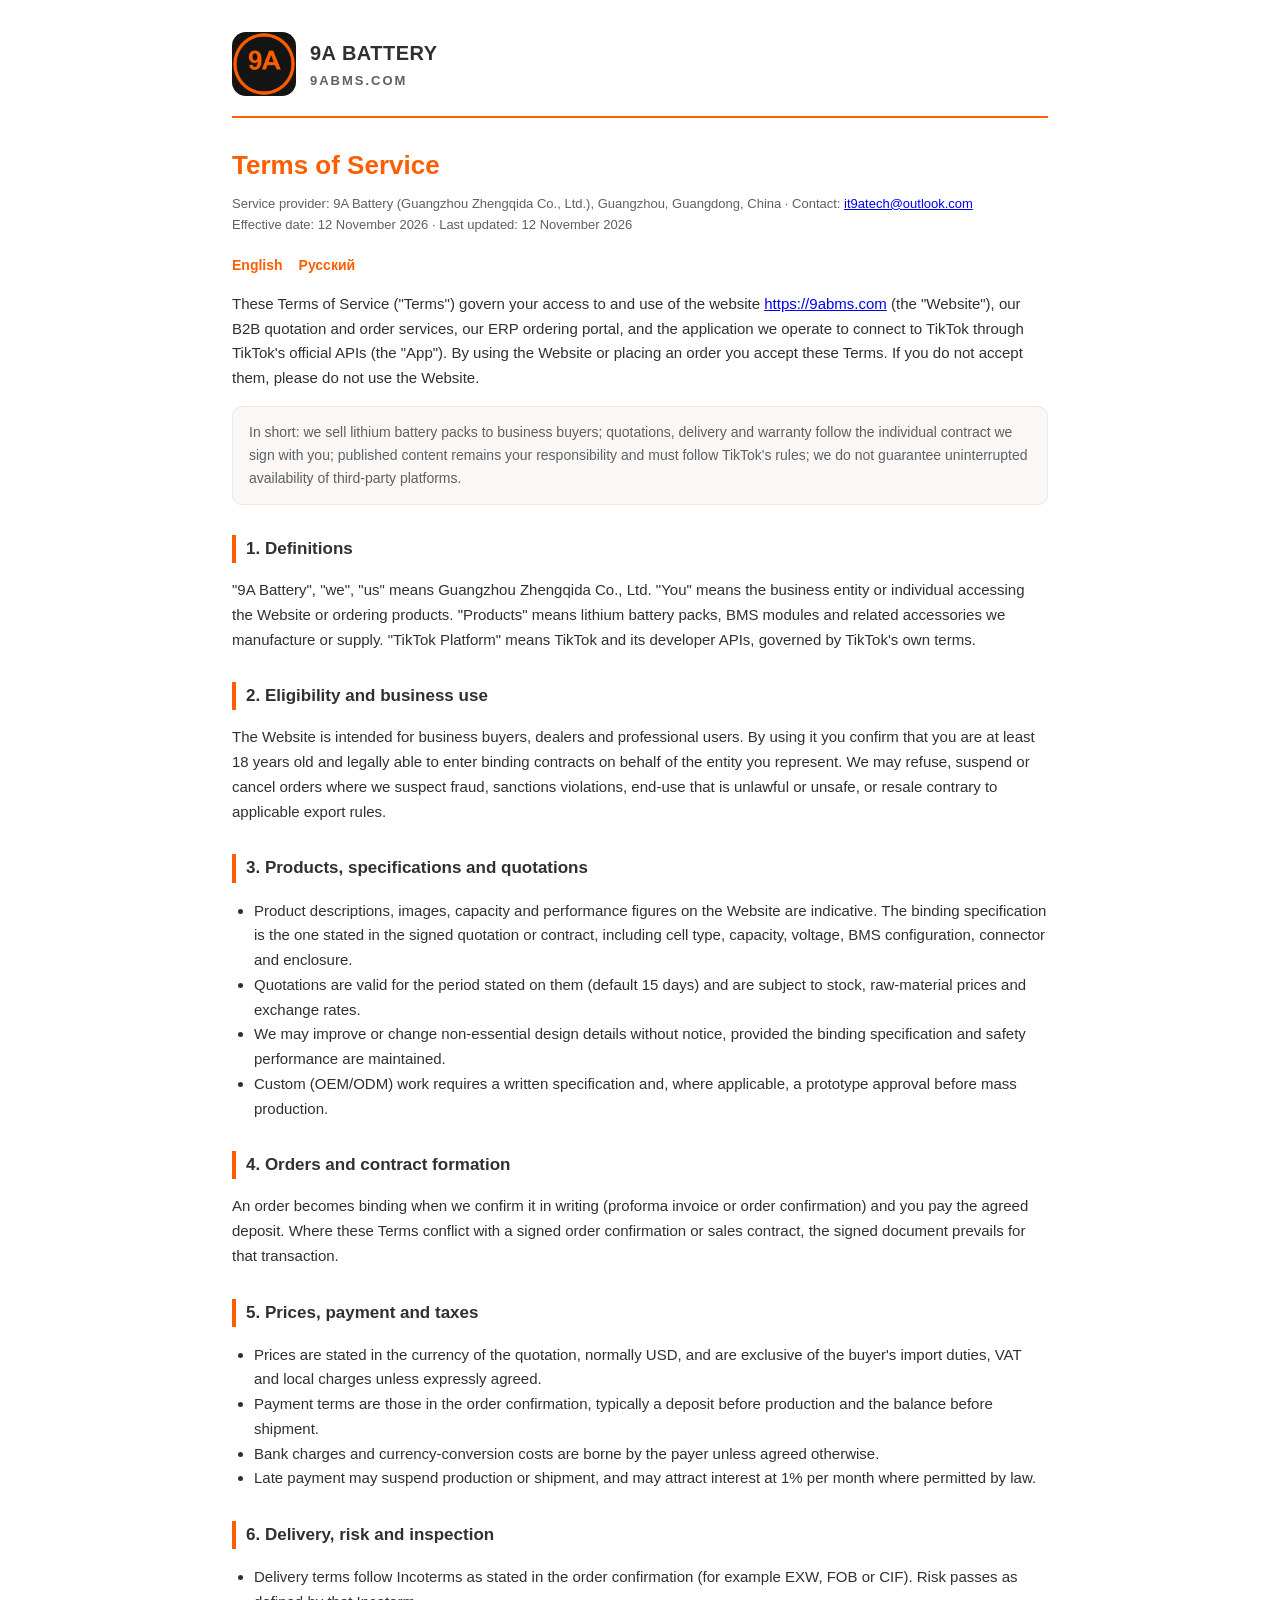
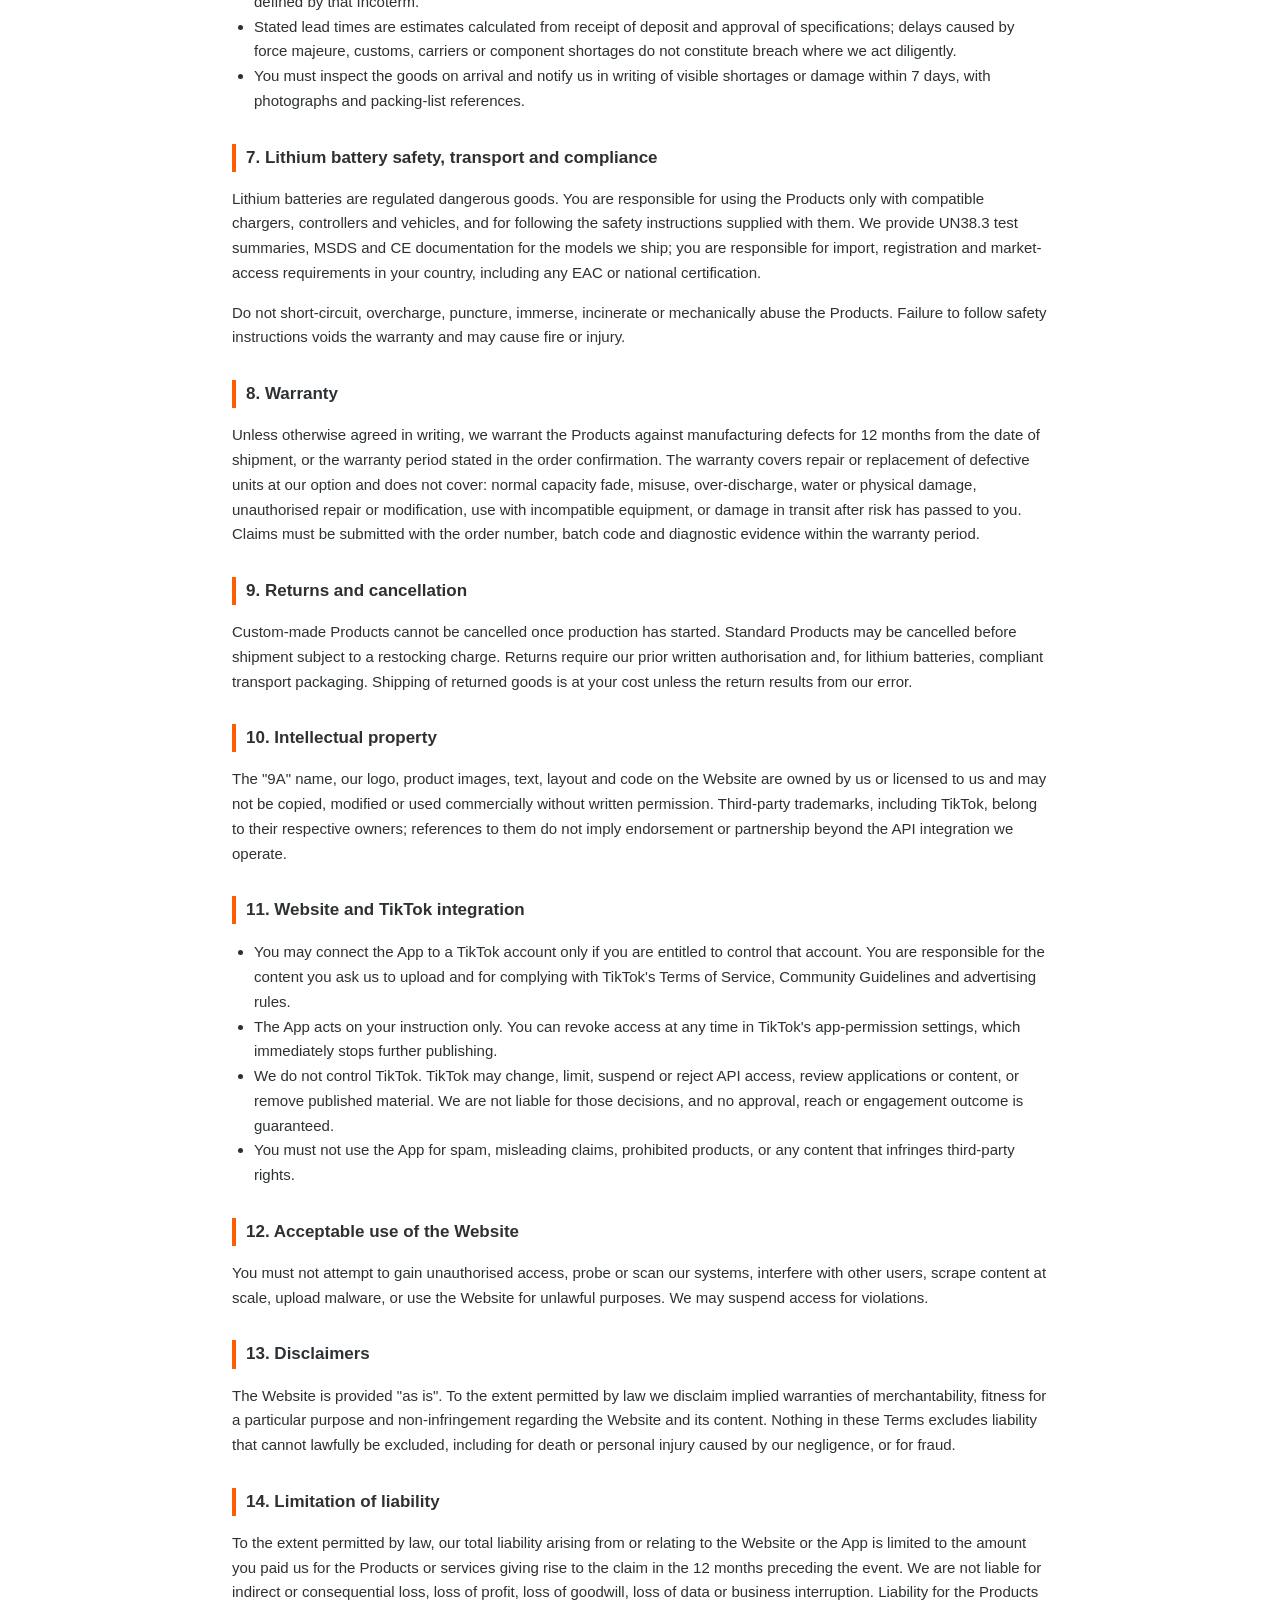
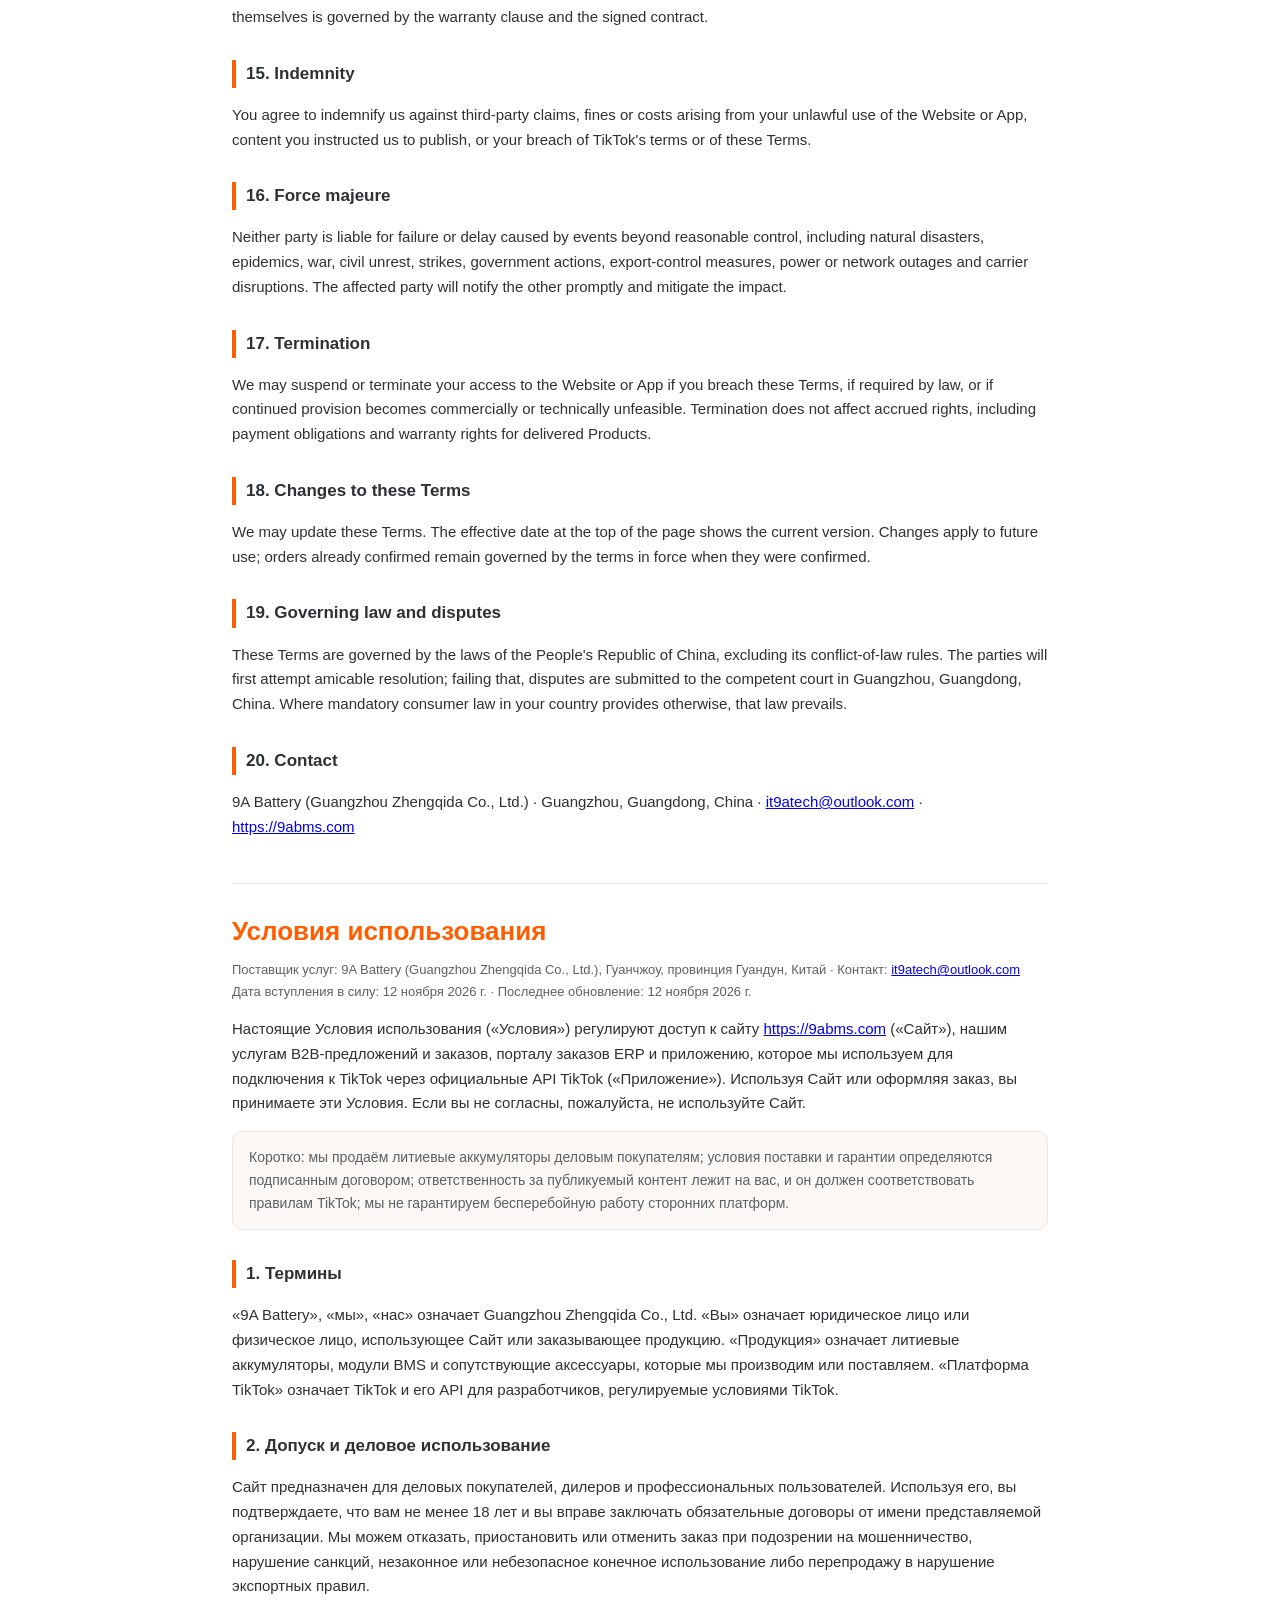
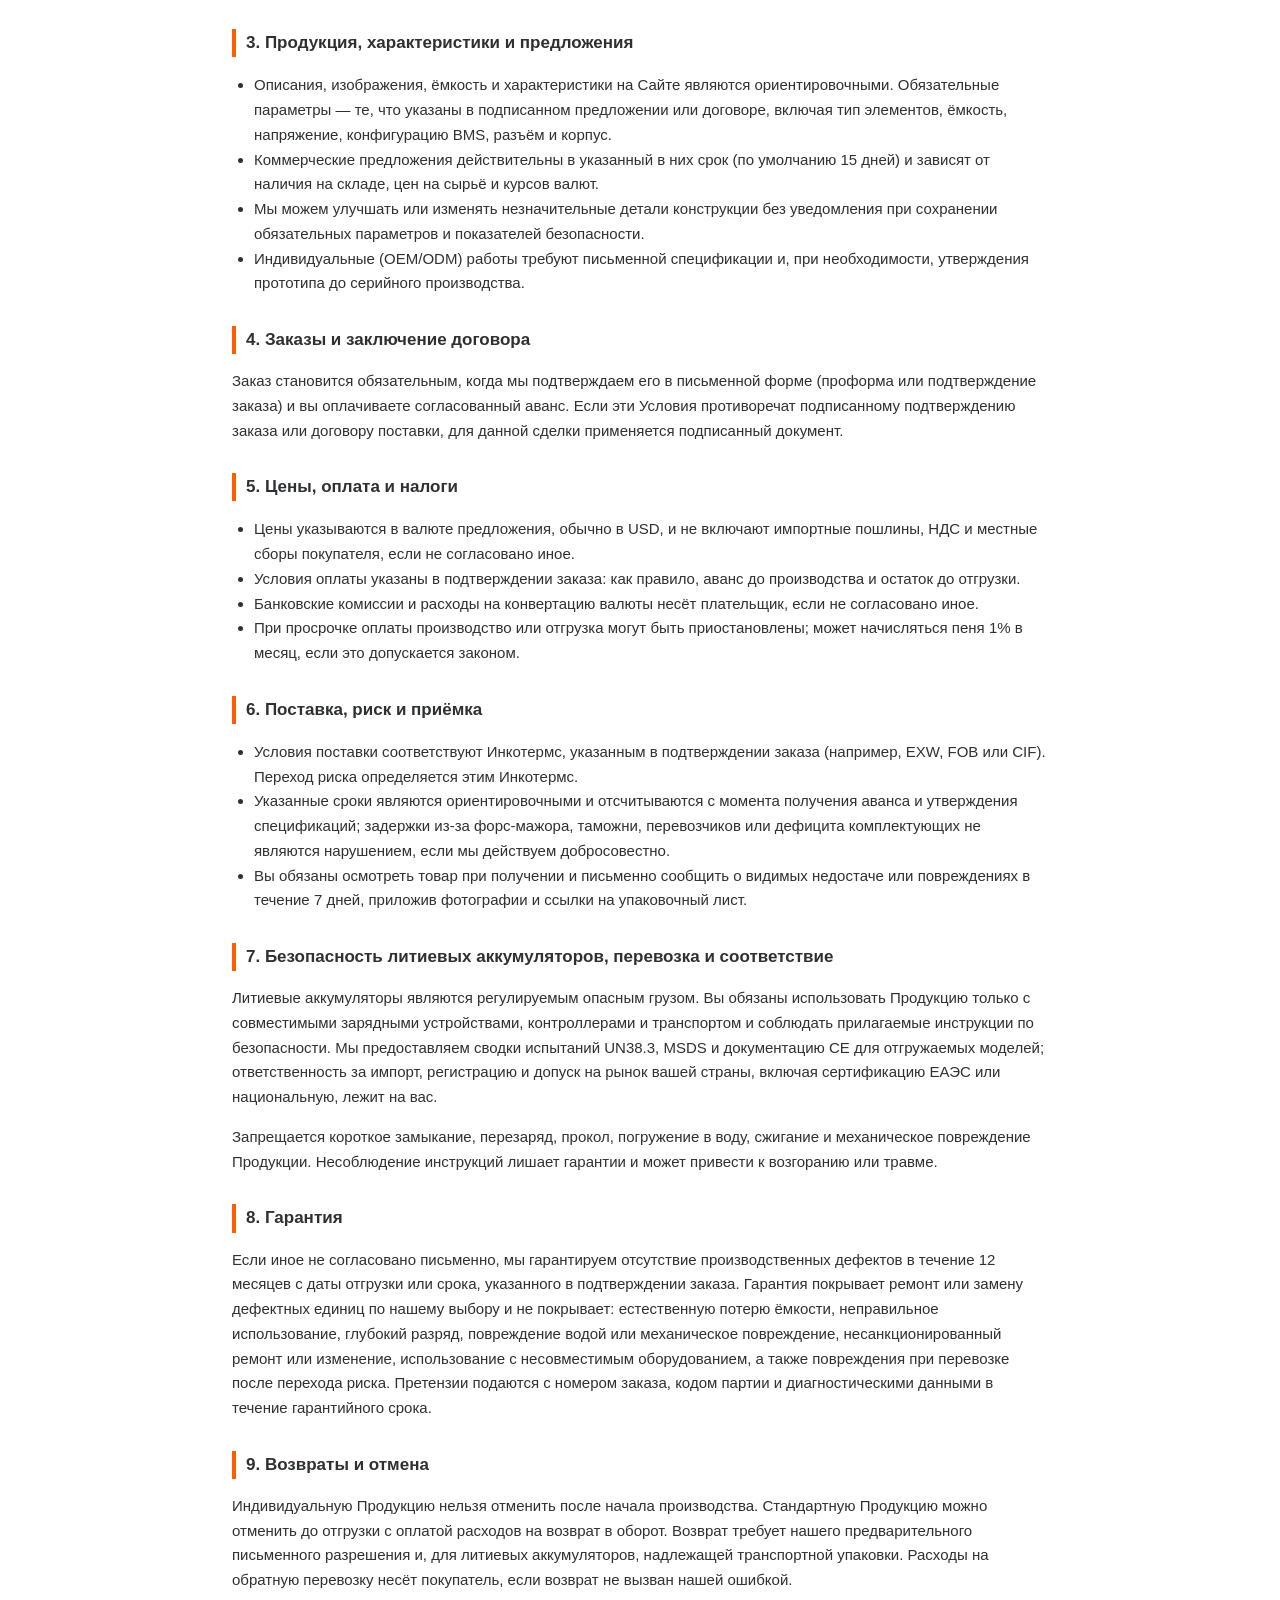
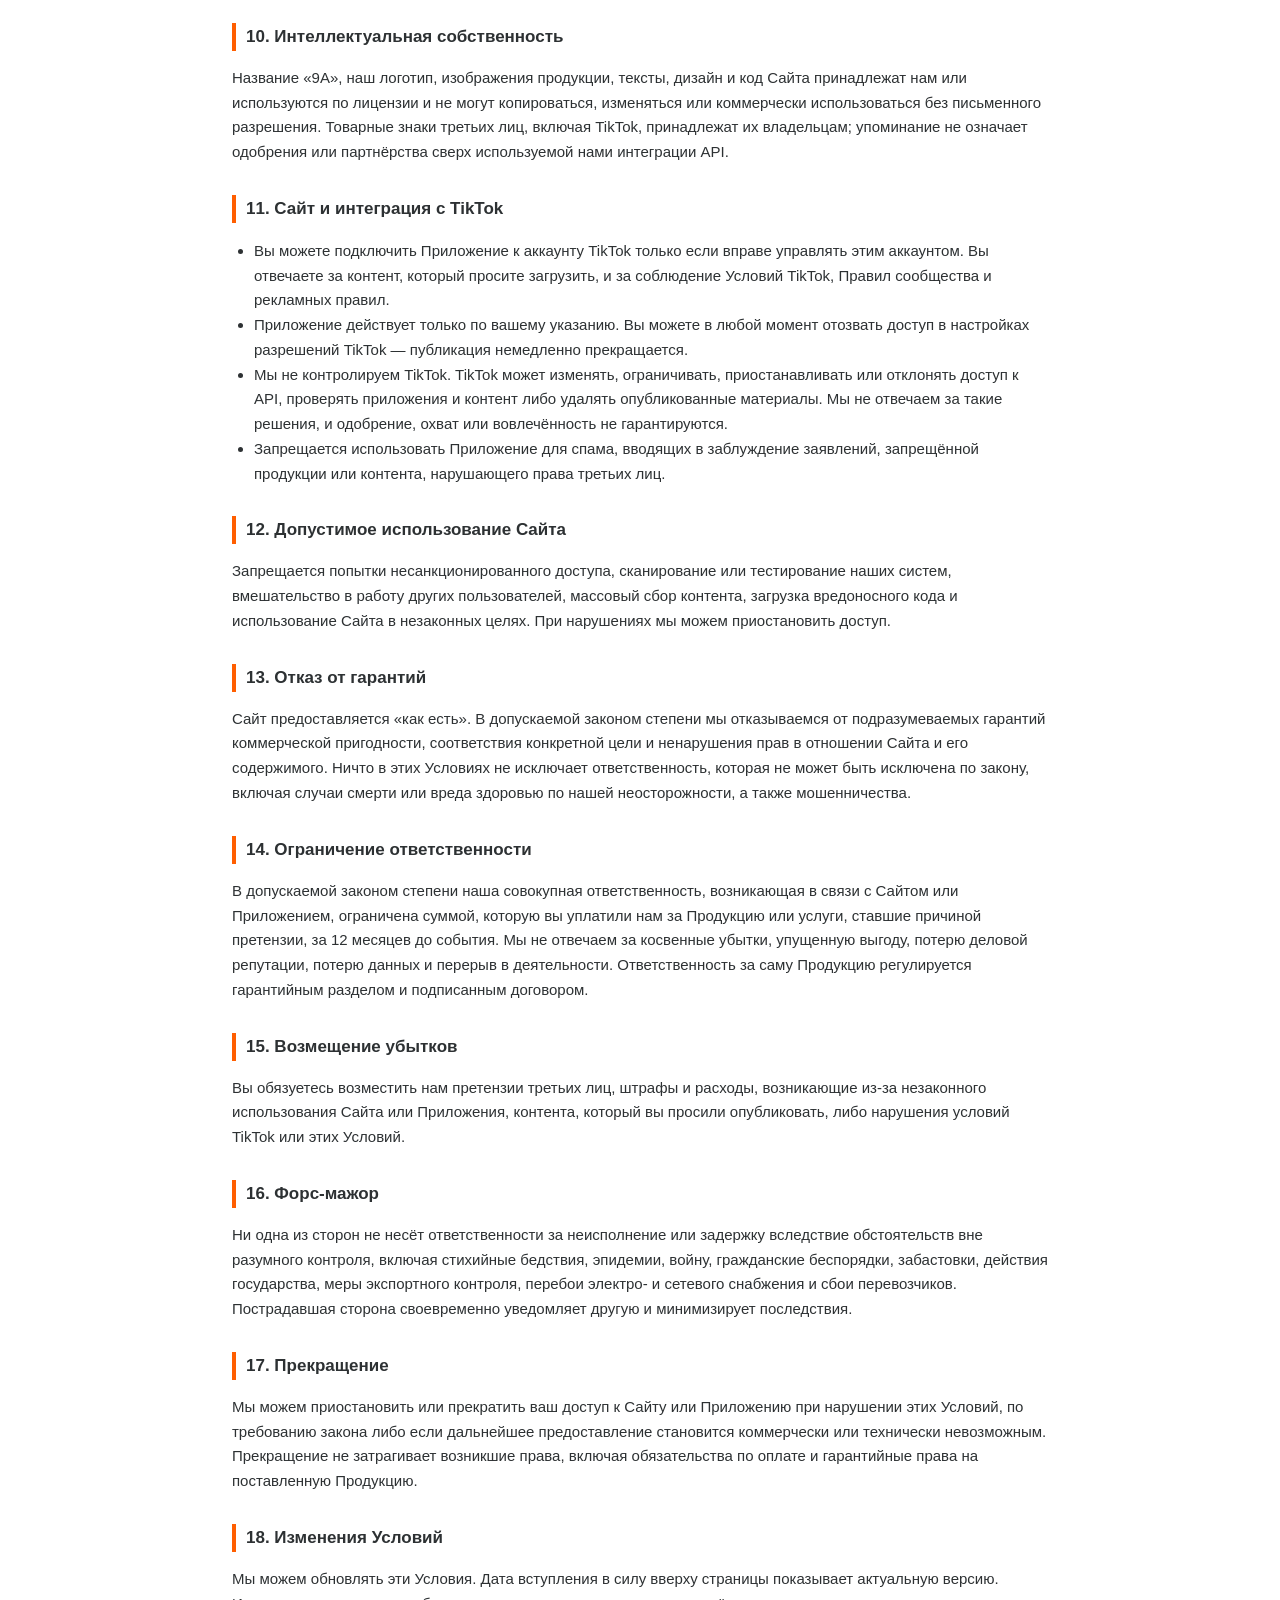
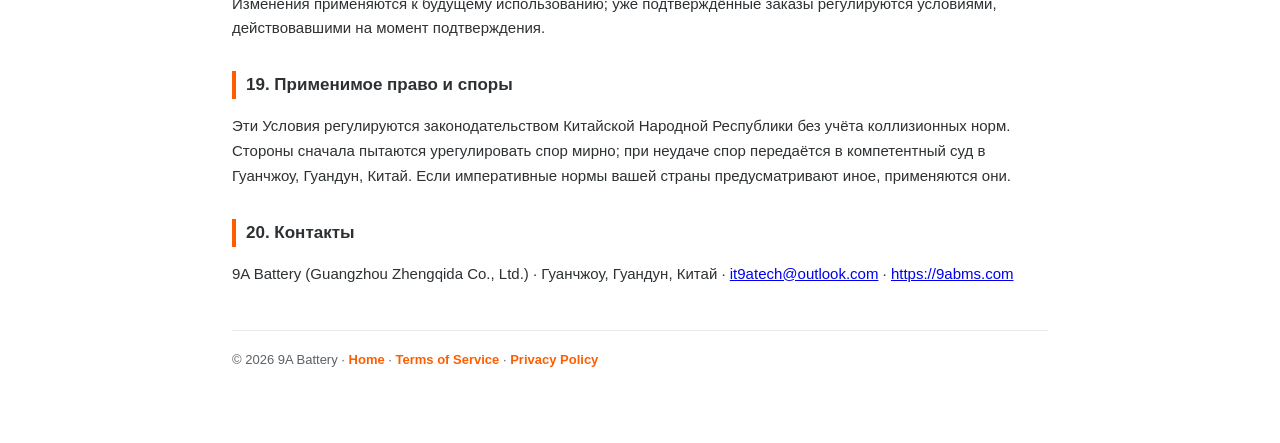
<file: terms.html>
<!DOCTYPE html>
<html lang="en">
<head>
<meta charset="UTF-8">
<meta name="viewport" content="width=device-width, initial-scale=1.0">
<title>Terms of Service | 9A Battery</title>
<meta name="description" content="Terms of Service of 9A Battery (9abms.com) — website use, B2B orders, warranties, liability and TikTok integration terms.">
<link rel="icon" href="favicon.ico" sizes="any">
<link rel="icon" type="image/png" sizes="192x192" href="icon-192.png">
<link rel="icon" type="image/png" sizes="512x512" href="icon-512.png">
<link rel="apple-touch-icon" sizes="180x180" href="apple-touch-icon.png">
<style>
:root{--orange:#FF5E00;--ink:#2D3133;--muted:#5b6166;--line:#e6e8ea;--bg:#fff;}
*{box-sizing:border-box}
body{margin:0;background:var(--bg);color:var(--ink);font-family:-apple-system,BlinkMacSystemFont,"Segoe UI",Roboto,Arial,sans-serif;line-height:1.65;}
.wrap{max-width:860px;margin:0 auto;padding:32px 22px 72px;}
.top{display:flex;align-items:center;gap:14px;padding-bottom:20px;border-bottom:2px solid var(--orange);}
.top img{width:64px;height:64px;border-radius:14px;display:block;}
.top .nm{font-weight:800;font-size:20px;letter-spacing:.5px}
.top .nm span{display:block;font-weight:600;font-size:13px;color:var(--muted);letter-spacing:2px}
h1{font-size:26px;margin:26px 0 6px;color:var(--orange)}
.meta{color:var(--muted);font-size:13px;margin-bottom:8px}
h2{font-size:17px;margin:30px 0 8px;padding-left:10px;border-left:4px solid var(--orange)}
p,li{font-size:15px;color:var(--ink)}
ul{padding-left:22px}
.note{background:#faf7f4;border:1px solid var(--line);border-radius:10px;padding:14px 16px;font-size:14px;color:var(--muted)}
.lang{display:flex;gap:16px;margin:18px 0 0;font-size:14px}
.lang a{color:var(--orange);font-weight:700;text-decoration:none}
hr{border:0;border-top:1px solid var(--line);margin:44px 0 10px}
footer{margin-top:44px;padding-top:18px;border-top:1px solid var(--line);color:var(--muted);font-size:13px}
footer a{color:var(--orange);font-weight:600;text-decoration:none}
</style>
</head>
<body>
<div class="wrap">

  <div class="top">
    <img src="icon-192.png" alt="9A Battery app icon">
    <div class="nm">9A BATTERY<span>9ABMS.COM</span></div>
  </div>

  <h1 id="en">Terms of Service</h1>
  <div class="meta">Service provider: 9A Battery (Guangzhou Zhengqida Co., Ltd.), Guangzhou, Guangdong, China · Contact: <a href="mailto:it9atech@outlook.com">it9atech@outlook.com</a><br>
  Effective date: 12 November 2026 · Last updated: 12 November 2026</div>
  <div class="lang"><a href="#en">English</a><a href="#ru">Русский</a></div>

  <p>These Terms of Service ("Terms") govern your access to and use of the website <a href="https://9abms.com">https://9abms.com</a> (the "Website"), our B2B quotation and order services, our ERP ordering portal, and the application we operate to connect to TikTok through TikTok's official APIs (the "App"). By using the Website or placing an order you accept these Terms. If you do not accept them, please do not use the Website.</p>

  <div class="note">In short: we sell lithium battery packs to business buyers; quotations, delivery and warranty follow the individual contract we sign with you; published content remains your responsibility and must follow TikTok's rules; we do not guarantee uninterrupted availability of third-party platforms.</div>

  <h2>1. Definitions</h2>
  <p>"9A Battery", "we", "us" means Guangzhou Zhengqida Co., Ltd. "You" means the business entity or individual accessing the Website or ordering products. "Products" means lithium battery packs, BMS modules and related accessories we manufacture or supply. "TikTok Platform" means TikTok and its developer APIs, governed by TikTok's own terms.</p>

  <h2>2. Eligibility and business use</h2>
  <p>The Website is intended for business buyers, dealers and professional users. By using it you confirm that you are at least 18 years old and legally able to enter binding contracts on behalf of the entity you represent. We may refuse, suspend or cancel orders where we suspect fraud, sanctions violations, end-use that is unlawful or unsafe, or resale contrary to applicable export rules.</p>

  <h2>3. Products, specifications and quotations</h2>
  <ul>
    <li>Product descriptions, images, capacity and performance figures on the Website are indicative. The binding specification is the one stated in the signed quotation or contract, including cell type, capacity, voltage, BMS configuration, connector and enclosure.</li>
    <li>Quotations are valid for the period stated on them (default 15 days) and are subject to stock, raw-material prices and exchange rates.</li>
    <li>We may improve or change non-essential design details without notice, provided the binding specification and safety performance are maintained.</li>
    <li>Custom (OEM/ODM) work requires a written specification and, where applicable, a prototype approval before mass production.</li>
  </ul>

  <h2>4. Orders and contract formation</h2>
  <p>An order becomes binding when we confirm it in writing (proforma invoice or order confirmation) and you pay the agreed deposit. Where these Terms conflict with a signed order confirmation or sales contract, the signed document prevails for that transaction.</p>

  <h2>5. Prices, payment and taxes</h2>
  <ul>
    <li>Prices are stated in the currency of the quotation, normally USD, and are exclusive of the buyer's import duties, VAT and local charges unless expressly agreed.</li>
    <li>Payment terms are those in the order confirmation, typically a deposit before production and the balance before shipment.</li>
    <li>Bank charges and currency-conversion costs are borne by the payer unless agreed otherwise.</li>
    <li>Late payment may suspend production or shipment, and may attract interest at 1% per month where permitted by law.</li>
  </ul>

  <h2>6. Delivery, risk and inspection</h2>
  <ul>
    <li>Delivery terms follow Incoterms as stated in the order confirmation (for example EXW, FOB or CIF). Risk passes as defined by that Incoterm.</li>
    <li>Stated lead times are estimates calculated from receipt of deposit and approval of specifications; delays caused by force majeure, customs, carriers or component shortages do not constitute breach where we act diligently.</li>
    <li>You must inspect the goods on arrival and notify us in writing of visible shortages or damage within 7 days, with photographs and packing-list references.</li>
  </ul>

  <h2>7. Lithium battery safety, transport and compliance</h2>
  <p>Lithium batteries are regulated dangerous goods. You are responsible for using the Products only with compatible chargers, controllers and vehicles, and for following the safety instructions supplied with them. We provide UN38.3 test summaries, MSDS and CE documentation for the models we ship; you are responsible for import, registration and market-access requirements in your country, including any EAC or national certification.</p>
  <p>Do not short-circuit, overcharge, puncture, immerse, incinerate or mechanically abuse the Products. Failure to follow safety instructions voids the warranty and may cause fire or injury.</p>

  <h2>8. Warranty</h2>
  <p>Unless otherwise agreed in writing, we warrant the Products against manufacturing defects for 12 months from the date of shipment, or the warranty period stated in the order confirmation. The warranty covers repair or replacement of defective units at our option and does not cover: normal capacity fade, misuse, over-discharge, water or physical damage, unauthorised repair or modification, use with incompatible equipment, or damage in transit after risk has passed to you. Claims must be submitted with the order number, batch code and diagnostic evidence within the warranty period.</p>

  <h2>9. Returns and cancellation</h2>
  <p>Custom-made Products cannot be cancelled once production has started. Standard Products may be cancelled before shipment subject to a restocking charge. Returns require our prior written authorisation and, for lithium batteries, compliant transport packaging. Shipping of returned goods is at your cost unless the return results from our error.</p>

  <h2>10. Intellectual property</h2>
  <p>The "9A" name, our logo, product images, text, layout and code on the Website are owned by us or licensed to us and may not be copied, modified or used commercially without written permission. Third-party trademarks, including TikTok, belong to their respective owners; references to them do not imply endorsement or partnership beyond the API integration we operate.</p>

  <h2>11. Website and TikTok integration</h2>
  <ul>
    <li>You may connect the App to a TikTok account only if you are entitled to control that account. You are responsible for the content you ask us to upload and for complying with TikTok's Terms of Service, Community Guidelines and advertising rules.</li>
    <li>The App acts on your instruction only. You can revoke access at any time in TikTok's app-permission settings, which immediately stops further publishing.</li>
    <li>We do not control TikTok. TikTok may change, limit, suspend or reject API access, review applications or content, or remove published material. We are not liable for those decisions, and no approval, reach or engagement outcome is guaranteed.</li>
    <li>You must not use the App for spam, misleading claims, prohibited products, or any content that infringes third-party rights.</li>
  </ul>

  <h2>12. Acceptable use of the Website</h2>
  <p>You must not attempt to gain unauthorised access, probe or scan our systems, interfere with other users, scrape content at scale, upload malware, or use the Website for unlawful purposes. We may suspend access for violations.</p>

  <h2>13. Disclaimers</h2>
  <p>The Website is provided "as is". To the extent permitted by law we disclaim implied warranties of merchantability, fitness for a particular purpose and non-infringement regarding the Website and its content. Nothing in these Terms excludes liability that cannot lawfully be excluded, including for death or personal injury caused by our negligence, or for fraud.</p>

  <h2>14. Limitation of liability</h2>
  <p>To the extent permitted by law, our total liability arising from or relating to the Website or the App is limited to the amount you paid us for the Products or services giving rise to the claim in the 12 months preceding the event. We are not liable for indirect or consequential loss, loss of profit, loss of goodwill, loss of data or business interruption. Liability for the Products themselves is governed by the warranty clause and the signed contract.</p>

  <h2>15. Indemnity</h2>
  <p>You agree to indemnify us against third-party claims, fines or costs arising from your unlawful use of the Website or App, content you instructed us to publish, or your breach of TikTok's terms or of these Terms.</p>

  <h2>16. Force majeure</h2>
  <p>Neither party is liable for failure or delay caused by events beyond reasonable control, including natural disasters, epidemics, war, civil unrest, strikes, government actions, export-control measures, power or network outages and carrier disruptions. The affected party will notify the other promptly and mitigate the impact.</p>

  <h2>17. Termination</h2>
  <p>We may suspend or terminate your access to the Website or App if you breach these Terms, if required by law, or if continued provision becomes commercially or technically unfeasible. Termination does not affect accrued rights, including payment obligations and warranty rights for delivered Products.</p>

  <h2>18. Changes to these Terms</h2>
  <p>We may update these Terms. The effective date at the top of the page shows the current version. Changes apply to future use; orders already confirmed remain governed by the terms in force when they were confirmed.</p>

  <h2>19. Governing law and disputes</h2>
  <p>These Terms are governed by the laws of the People's Republic of China, excluding its conflict-of-law rules. The parties will first attempt amicable resolution; failing that, disputes are submitted to the competent court in Guangzhou, Guangdong, China. Where mandatory consumer law in your country provides otherwise, that law prevails.</p>

  <h2>20. Contact</h2>
  <p>9A Battery (Guangzhou Zhengqida Co., Ltd.) · Guangzhou, Guangdong, China · <a href="mailto:it9atech@outlook.com">it9atech@outlook.com</a> · <a href="https://9abms.com">https://9abms.com</a></p>

  <hr>

  <h1 id="ru">Условия использования</h1>
  <div class="meta">Поставщик услуг: 9A Battery (Guangzhou Zhengqida Co., Ltd.), Гуанчжоу, провинция Гуандун, Китай · Контакт: <a href="mailto:it9atech@outlook.com">it9atech@outlook.com</a><br>
  Дата вступления в силу: 12 ноября 2026 г. · Последнее обновление: 12 ноября 2026 г.</div>

  <p>Настоящие Условия использования («Условия») регулируют доступ к сайту <a href="https://9abms.com">https://9abms.com</a> («Сайт»), нашим услугам B2B-предложений и заказов, порталу заказов ERP и приложению, которое мы используем для подключения к TikTok через официальные API TikTok («Приложение»). Используя Сайт или оформляя заказ, вы принимаете эти Условия. Если вы не согласны, пожалуйста, не используйте Сайт.</p>

  <div class="note">Коротко: мы продаём литиевые аккумуляторы деловым покупателям; условия поставки и гарантии определяются подписанным договором; ответственность за публикуемый контент лежит на вас, и он должен соответствовать правилам TikTok; мы не гарантируем бесперебойную работу сторонних платформ.</div>

  <h2>1. Термины</h2>
  <p>«9A Battery», «мы», «нас» означает Guangzhou Zhengqida Co., Ltd. «Вы» означает юридическое лицо или физическое лицо, использующее Сайт или заказывающее продукцию. «Продукция» означает литиевые аккумуляторы, модули BMS и сопутствующие аксессуары, которые мы производим или поставляем. «Платформа TikTok» означает TikTok и его API для разработчиков, регулируемые условиями TikTok.</p>

  <h2>2. Допуск и деловое использование</h2>
  <p>Сайт предназначен для деловых покупателей, дилеров и профессиональных пользователей. Используя его, вы подтверждаете, что вам не менее 18 лет и вы вправе заключать обязательные договоры от имени представляемой организации. Мы можем отказать, приостановить или отменить заказ при подозрении на мошенничество, нарушение санкций, незаконное или небезопасное конечное использование либо перепродажу в нарушение экспортных правил.</p>

  <h2>3. Продукция, характеристики и предложения</h2>
  <ul>
    <li>Описания, изображения, ёмкость и характеристики на Сайте являются ориентировочными. Обязательные параметры — те, что указаны в подписанном предложении или договоре, включая тип элементов, ёмкость, напряжение, конфигурацию BMS, разъём и корпус.</li>
    <li>Коммерческие предложения действительны в указанный в них срок (по умолчанию 15 дней) и зависят от наличия на складе, цен на сырьё и курсов валют.</li>
    <li>Мы можем улучшать или изменять незначительные детали конструкции без уведомления при сохранении обязательных параметров и показателей безопасности.</li>
    <li>Индивидуальные (OEM/ODM) работы требуют письменной спецификации и, при необходимости, утверждения прототипа до серийного производства.</li>
  </ul>

  <h2>4. Заказы и заключение договора</h2>
  <p>Заказ становится обязательным, когда мы подтверждаем его в письменной форме (проформа или подтверждение заказа) и вы оплачиваете согласованный аванс. Если эти Условия противоречат подписанному подтверждению заказа или договору поставки, для данной сделки применяется подписанный документ.</p>

  <h2>5. Цены, оплата и налоги</h2>
  <ul>
    <li>Цены указываются в валюте предложения, обычно в USD, и не включают импортные пошлины, НДС и местные сборы покупателя, если не согласовано иное.</li>
    <li>Условия оплаты указаны в подтверждении заказа: как правило, аванс до производства и остаток до отгрузки.</li>
    <li>Банковские комиссии и расходы на конвертацию валюты несёт плательщик, если не согласовано иное.</li>
    <li>При просрочке оплаты производство или отгрузка могут быть приостановлены; может начисляться пеня 1% в месяц, если это допускается законом.</li>
  </ul>

  <h2>6. Поставка, риск и приёмка</h2>
  <ul>
    <li>Условия поставки соответствуют Инкотермс, указанным в подтверждении заказа (например, EXW, FOB или CIF). Переход риска определяется этим Инкотермс.</li>
    <li>Указанные сроки являются ориентировочными и отсчитываются с момента получения аванса и утверждения спецификаций; задержки из-за форс-мажора, таможни, перевозчиков или дефицита комплектующих не являются нарушением, если мы действуем добросовестно.</li>
    <li>Вы обязаны осмотреть товар при получении и письменно сообщить о видимых недостаче или повреждениях в течение 7 дней, приложив фотографии и ссылки на упаковочный лист.</li>
  </ul>

  <h2>7. Безопасность литиевых аккумуляторов, перевозка и соответствие</h2>
  <p>Литиевые аккумуляторы являются регулируемым опасным грузом. Вы обязаны использовать Продукцию только с совместимыми зарядными устройствами, контроллерами и транспортом и соблюдать прилагаемые инструкции по безопасности. Мы предоставляем сводки испытаний UN38.3, MSDS и документацию CE для отгружаемых моделей; ответственность за импорт, регистрацию и допуск на рынок вашей страны, включая сертификацию ЕАЭС или национальную, лежит на вас.</p>
  <p>Запрещается короткое замыкание, перезаряд, прокол, погружение в воду, сжигание и механическое повреждение Продукции. Несоблюдение инструкций лишает гарантии и может привести к возгоранию или травме.</p>

  <h2>8. Гарантия</h2>
  <p>Если иное не согласовано письменно, мы гарантируем отсутствие производственных дефектов в течение 12 месяцев с даты отгрузки или срока, указанного в подтверждении заказа. Гарантия покрывает ремонт или замену дефектных единиц по нашему выбору и не покрывает: естественную потерю ёмкости, неправильное использование, глубокий разряд, повреждение водой или механическое повреждение, несанкционированный ремонт или изменение, использование с несовместимым оборудованием, а также повреждения при перевозке после перехода риска. Претензии подаются с номером заказа, кодом партии и диагностическими данными в течение гарантийного срока.</p>

  <h2>9. Возвраты и отмена</h2>
  <p>Индивидуальную Продукцию нельзя отменить после начала производства. Стандартную Продукцию можно отменить до отгрузки с оплатой расходов на возврат в оборот. Возврат требует нашего предварительного письменного разрешения и, для литиевых аккумуляторов, надлежащей транспортной упаковки. Расходы на обратную перевозку несёт покупатель, если возврат не вызван нашей ошибкой.</p>

  <h2>10. Интеллектуальная собственность</h2>
  <p>Название «9A», наш логотип, изображения продукции, тексты, дизайн и код Сайта принадлежат нам или используются по лицензии и не могут копироваться, изменяться или коммерчески использоваться без письменного разрешения. Товарные знаки третьих лиц, включая TikTok, принадлежат их владельцам; упоминание не означает одобрения или партнёрства сверх используемой нами интеграции API.</p>

  <h2>11. Сайт и интеграция с TikTok</h2>
  <ul>
    <li>Вы можете подключить Приложение к аккаунту TikTok только если вправе управлять этим аккаунтом. Вы отвечаете за контент, который просите загрузить, и за соблюдение Условий TikTok, Правил сообщества и рекламных правил.</li>
    <li>Приложение действует только по вашему указанию. Вы можете в любой момент отозвать доступ в настройках разрешений TikTok — публикация немедленно прекращается.</li>
    <li>Мы не контролируем TikTok. TikTok может изменять, ограничивать, приостанавливать или отклонять доступ к API, проверять приложения и контент либо удалять опубликованные материалы. Мы не отвечаем за такие решения, и одобрение, охват или вовлечённость не гарантируются.</li>
    <li>Запрещается использовать Приложение для спама, вводящих в заблуждение заявлений, запрещённой продукции или контента, нарушающего права третьих лиц.</li>
  </ul>

  <h2>12. Допустимое использование Сайта</h2>
  <p>Запрещается попытки несанкционированного доступа, сканирование или тестирование наших систем, вмешательство в работу других пользователей, массовый сбор контента, загрузка вредоносного кода и использование Сайта в незаконных целях. При нарушениях мы можем приостановить доступ.</p>

  <h2>13. Отказ от гарантий</h2>
  <p>Сайт предоставляется «как есть». В допускаемой законом степени мы отказываемся от подразумеваемых гарантий коммерческой пригодности, соответствия конкретной цели и ненарушения прав в отношении Сайта и его содержимого. Ничто в этих Условиях не исключает ответственность, которая не может быть исключена по закону, включая случаи смерти или вреда здоровью по нашей неосторожности, а также мошенничества.</p>

  <h2>14. Ограничение ответственности</h2>
  <p>В допускаемой законом степени наша совокупная ответственность, возникающая в связи с Сайтом или Приложением, ограничена суммой, которую вы уплатили нам за Продукцию или услуги, ставшие причиной претензии, за 12 месяцев до события. Мы не отвечаем за косвенные убытки, упущенную выгоду, потерю деловой репутации, потерю данных и перерыв в деятельности. Ответственность за саму Продукцию регулируется гарантийным разделом и подписанным договором.</p>

  <h2>15. Возмещение убытков</h2>
  <p>Вы обязуетесь возместить нам претензии третьих лиц, штрафы и расходы, возникающие из-за незаконного использования Сайта или Приложения, контента, который вы просили опубликовать, либо нарушения условий TikTok или этих Условий.</p>

  <h2>16. Форс-мажор</h2>
  <p>Ни одна из сторон не несёт ответственности за неисполнение или задержку вследствие обстоятельств вне разумного контроля, включая стихийные бедствия, эпидемии, войну, гражданские беспорядки, забастовки, действия государства, меры экспортного контроля, перебои электро- и сетевого снабжения и сбои перевозчиков. Пострадавшая сторона своевременно уведомляет другую и минимизирует последствия.</p>

  <h2>17. Прекращение</h2>
  <p>Мы можем приостановить или прекратить ваш доступ к Сайту или Приложению при нарушении этих Условий, по требованию закона либо если дальнейшее предоставление становится коммерчески или технически невозможным. Прекращение не затрагивает возникшие права, включая обязательства по оплате и гарантийные права на поставленную Продукцию.</p>

  <h2>18. Изменения Условий</h2>
  <p>Мы можем обновлять эти Условия. Дата вступления в силу вверху страницы показывает актуальную версию. Изменения применяются к будущему использованию; уже подтверждённые заказы регулируются условиями, действовавшими на момент подтверждения.</p>

  <h2>19. Применимое право и споры</h2>
  <p>Эти Условия регулируются законодательством Китайской Народной Республики без учёта коллизионных норм. Стороны сначала пытаются урегулировать спор мирно; при неудаче спор передаётся в компетентный суд в Гуанчжоу, Гуандун, Китай. Если императивные нормы вашей страны предусматривают иное, применяются они.</p>

  <h2>20. Контакты</h2>
  <p>9A Battery (Guangzhou Zhengqida Co., Ltd.) · Гуанчжоу, Гуандун, Китай · <a href="mailto:it9atech@outlook.com">it9atech@outlook.com</a> · <a href="https://9abms.com">https://9abms.com</a></p>

  <footer>
    © 2026 9A Battery · <a href="index.html">Home</a> · <a href="/terms.html">Terms of Service</a> · <a href="/privacy.html">Privacy Policy</a>
  </footer>
</div>
</body>
</html>
</file>
<file: assets/fonts.css>
/* cyrillic-ext */
@font-face {
  font-display: swap;
  font-family: 'Oswald';
  font-style: normal;
  font-weight: 400;
  src: url(fonts/9613d586ef3a.woff2) format('woff2');
  unicode-range: U+0460-052F, U+1C80-1C8A, U+20B4, U+2DE0-2DFF, U+A640-A69F, U+FE2E-FE2F;
}
/* cyrillic */
@font-face {
  font-display: swap;
  font-family: 'Oswald';
  font-style: normal;
  font-weight: 400;
  src: url(fonts/2fbd02b31f31.woff2) format('woff2');
  unicode-range: U+0301, U+0400-045F, U+0490-0491, U+04B0-04B1, U+2116;
}
/* vietnamese */
@font-face {
  font-display: swap;
  font-family: 'Oswald';
  font-style: normal;
  font-weight: 400;
  src: url(fonts/70f3c3fa1a67.woff2) format('woff2');
  unicode-range: U+0102-0103, U+0110-0111, U+0128-0129, U+0168-0169, U+01A0-01A1, U+01AF-01B0, U+0300-0301, U+0303-0304, U+0308-0309, U+0323, U+0329, U+1EA0-1EF9, U+20AB;
}
/* latin-ext */
@font-face {
  font-display: swap;
  font-family: 'Oswald';
  font-style: normal;
  font-weight: 400;
  src: url(fonts/3afd3b5b9e99.woff2) format('woff2');
  unicode-range: U+0100-02BA, U+02BD-02C5, U+02C7-02CC, U+02CE-02D7, U+02DD-02FF, U+0304, U+0308, U+0329, U+1D00-1DBF, U+1E00-1E9F, U+1EF2-1EFF, U+2020, U+20A0-20AB, U+20AD-20C0, U+2113, U+2C60-2C7F, U+A720-A7FF;
}
/* latin */
@font-face {
  font-display: swap;
  font-family: 'Oswald';
  font-style: normal;
  font-weight: 400;
  src: url(fonts/4b9949f86af2.woff2) format('woff2');
  unicode-range: U+0000-00FF, U+0131, U+0152-0153, U+02BB-02BC, U+02C6, U+02DA, U+02DC, U+0304, U+0308, U+0329, U+2000-206F, U+20AC, U+2122, U+2191, U+2193, U+2212, U+2215, U+FEFF, U+FFFD;
}
/* cyrillic-ext */
@font-face {
  font-display: swap;
  font-family: 'Oswald';
  font-style: normal;
  font-weight: 500;
  src: url(fonts/9613d586ef3a.woff2) format('woff2');
  unicode-range: U+0460-052F, U+1C80-1C8A, U+20B4, U+2DE0-2DFF, U+A640-A69F, U+FE2E-FE2F;
}
/* cyrillic */
@font-face {
  font-display: swap;
  font-family: 'Oswald';
  font-style: normal;
  font-weight: 500;
  src: url(fonts/2fbd02b31f31.woff2) format('woff2');
  unicode-range: U+0301, U+0400-045F, U+0490-0491, U+04B0-04B1, U+2116;
}
/* vietnamese */
@font-face {
  font-display: swap;
  font-family: 'Oswald';
  font-style: normal;
  font-weight: 500;
  src: url(fonts/70f3c3fa1a67.woff2) format('woff2');
  unicode-range: U+0102-0103, U+0110-0111, U+0128-0129, U+0168-0169, U+01A0-01A1, U+01AF-01B0, U+0300-0301, U+0303-0304, U+0308-0309, U+0323, U+0329, U+1EA0-1EF9, U+20AB;
}
/* latin-ext */
@font-face {
  font-display: swap;
  font-family: 'Oswald';
  font-style: normal;
  font-weight: 500;
  src: url(fonts/3afd3b5b9e99.woff2) format('woff2');
  unicode-range: U+0100-02BA, U+02BD-02C5, U+02C7-02CC, U+02CE-02D7, U+02DD-02FF, U+0304, U+0308, U+0329, U+1D00-1DBF, U+1E00-1E9F, U+1EF2-1EFF, U+2020, U+20A0-20AB, U+20AD-20C0, U+2113, U+2C60-2C7F, U+A720-A7FF;
}
/* latin */
@font-face {
  font-display: swap;
  font-family: 'Oswald';
  font-style: normal;
  font-weight: 500;
  src: url(fonts/4b9949f86af2.woff2) format('woff2');
  unicode-range: U+0000-00FF, U+0131, U+0152-0153, U+02BB-02BC, U+02C6, U+02DA, U+02DC, U+0304, U+0308, U+0329, U+2000-206F, U+20AC, U+2122, U+2191, U+2193, U+2212, U+2215, U+FEFF, U+FFFD;
}
/* cyrillic-ext */
@font-face {
  font-display: swap;
  font-family: 'Oswald';
  font-style: normal;
  font-weight: 600;
  src: url(fonts/9613d586ef3a.woff2) format('woff2');
  unicode-range: U+0460-052F, U+1C80-1C8A, U+20B4, U+2DE0-2DFF, U+A640-A69F, U+FE2E-FE2F;
}
/* cyrillic */
@font-face {
  font-display: swap;
  font-family: 'Oswald';
  font-style: normal;
  font-weight: 600;
  src: url(fonts/2fbd02b31f31.woff2) format('woff2');
  unicode-range: U+0301, U+0400-045F, U+0490-0491, U+04B0-04B1, U+2116;
}
/* vietnamese */
@font-face {
  font-display: swap;
  font-family: 'Oswald';
  font-style: normal;
  font-weight: 600;
  src: url(fonts/70f3c3fa1a67.woff2) format('woff2');
  unicode-range: U+0102-0103, U+0110-0111, U+0128-0129, U+0168-0169, U+01A0-01A1, U+01AF-01B0, U+0300-0301, U+0303-0304, U+0308-0309, U+0323, U+0329, U+1EA0-1EF9, U+20AB;
}
/* latin-ext */
@font-face {
  font-display: swap;
  font-family: 'Oswald';
  font-style: normal;
  font-weight: 600;
  src: url(fonts/3afd3b5b9e99.woff2) format('woff2');
  unicode-range: U+0100-02BA, U+02BD-02C5, U+02C7-02CC, U+02CE-02D7, U+02DD-02FF, U+0304, U+0308, U+0329, U+1D00-1DBF, U+1E00-1E9F, U+1EF2-1EFF, U+2020, U+20A0-20AB, U+20AD-20C0, U+2113, U+2C60-2C7F, U+A720-A7FF;
}
/* latin */
@font-face {
  font-display: swap;
  font-family: 'Oswald';
  font-style: normal;
  font-weight: 600;
  src: url(fonts/4b9949f86af2.woff2) format('woff2');
  unicode-range: U+0000-00FF, U+0131, U+0152-0153, U+02BB-02BC, U+02C6, U+02DA, U+02DC, U+0304, U+0308, U+0329, U+2000-206F, U+20AC, U+2122, U+2191, U+2193, U+2212, U+2215, U+FEFF, U+FFFD;
}
/* cyrillic-ext */
@font-face {
  font-display: swap;
  font-family: 'Oswald';
  font-style: normal;
  font-weight: 700;
  src: url(fonts/9613d586ef3a.woff2) format('woff2');
  unicode-range: U+0460-052F, U+1C80-1C8A, U+20B4, U+2DE0-2DFF, U+A640-A69F, U+FE2E-FE2F;
}
/* cyrillic */
@font-face {
  font-display: swap;
  font-family: 'Oswald';
  font-style: normal;
  font-weight: 700;
  src: url(fonts/2fbd02b31f31.woff2) format('woff2');
  unicode-range: U+0301, U+0400-045F, U+0490-0491, U+04B0-04B1, U+2116;
}
/* vietnamese */
@font-face {
  font-display: swap;
  font-family: 'Oswald';
  font-style: normal;
  font-weight: 700;
  src: url(fonts/70f3c3fa1a67.woff2) format('woff2');
  unicode-range: U+0102-0103, U+0110-0111, U+0128-0129, U+0168-0169, U+01A0-01A1, U+01AF-01B0, U+0300-0301, U+0303-0304, U+0308-0309, U+0323, U+0329, U+1EA0-1EF9, U+20AB;
}
/* latin-ext */
@font-face {
  font-display: swap;
  font-family: 'Oswald';
  font-style: normal;
  font-weight: 700;
  src: url(fonts/3afd3b5b9e99.woff2) format('woff2');
  unicode-range: U+0100-02BA, U+02BD-02C5, U+02C7-02CC, U+02CE-02D7, U+02DD-02FF, U+0304, U+0308, U+0329, U+1D00-1DBF, U+1E00-1E9F, U+1EF2-1EFF, U+2020, U+20A0-20AB, U+20AD-20C0, U+2113, U+2C60-2C7F, U+A720-A7FF;
}
/* latin */
@font-face {
  font-display: swap;
  font-family: 'Oswald';
  font-style: normal;
  font-weight: 700;
  src: url(fonts/4b9949f86af2.woff2) format('woff2');
  unicode-range: U+0000-00FF, U+0131, U+0152-0153, U+02BB-02BC, U+02C6, U+02DA, U+02DC, U+0304, U+0308, U+0329, U+2000-206F, U+20AC, U+2122, U+2191, U+2193, U+2212, U+2215, U+FEFF, U+FFFD;
}
/* cyrillic-ext */
@font-face {
  font-display: swap;
  font-family: 'Manrope';
  font-style: normal;
  font-weight: 300;
  src: url(fonts/19d45c9a405c.woff2) format('woff2');
  unicode-range: U+0460-052F, U+1C80-1C8A, U+20B4, U+2DE0-2DFF, U+A640-A69F, U+FE2E-FE2F;
}
/* cyrillic */
@font-face {
  font-display: swap;
  font-family: 'Manrope';
  font-style: normal;
  font-weight: 300;
  src: url(fonts/d0354d66ecf6.woff2) format('woff2');
  unicode-range: U+0301, U+0400-045F, U+0490-0491, U+04B0-04B1, U+2116;
}
/* greek */
@font-face {
  font-display: swap;
  font-family: 'Manrope';
  font-style: normal;
  font-weight: 300;
  src: url(fonts/22ce76595c81.woff2) format('woff2');
  unicode-range: U+0370-0377, U+037A-037F, U+0384-038A, U+038C, U+038E-03A1, U+03A3-03FF;
}
/* vietnamese */
@font-face {
  font-display: swap;
  font-family: 'Manrope';
  font-style: normal;
  font-weight: 300;
  src: url(fonts/ca6830bddfa9.woff2) format('woff2');
  unicode-range: U+0102-0103, U+0110-0111, U+0128-0129, U+0168-0169, U+01A0-01A1, U+01AF-01B0, U+0300-0301, U+0303-0304, U+0308-0309, U+0323, U+0329, U+1EA0-1EF9, U+20AB;
}
/* latin-ext */
@font-face {
  font-display: swap;
  font-family: 'Manrope';
  font-style: normal;
  font-weight: 300;
  src: url(fonts/7965cb05a013.woff2) format('woff2');
  unicode-range: U+0100-02BA, U+02BD-02C5, U+02C7-02CC, U+02CE-02D7, U+02DD-02FF, U+0304, U+0308, U+0329, U+1D00-1DBF, U+1E00-1E9F, U+1EF2-1EFF, U+2020, U+20A0-20AB, U+20AD-20C0, U+2113, U+2C60-2C7F, U+A720-A7FF;
}
/* latin */
@font-face {
  font-display: swap;
  font-family: 'Manrope';
  font-style: normal;
  font-weight: 300;
  src: url(fonts/bcbadccca384.woff2) format('woff2');
  unicode-range: U+0000-00FF, U+0131, U+0152-0153, U+02BB-02BC, U+02C6, U+02DA, U+02DC, U+0304, U+0308, U+0329, U+2000-206F, U+20AC, U+2122, U+2191, U+2193, U+2212, U+2215, U+FEFF, U+FFFD;
}
/* cyrillic-ext */
@font-face {
  font-display: swap;
  font-family: 'Manrope';
  font-style: normal;
  font-weight: 400;
  src: url(fonts/19d45c9a405c.woff2) format('woff2');
  unicode-range: U+0460-052F, U+1C80-1C8A, U+20B4, U+2DE0-2DFF, U+A640-A69F, U+FE2E-FE2F;
}
/* cyrillic */
@font-face {
  font-display: swap;
  font-family: 'Manrope';
  font-style: normal;
  font-weight: 400;
  src: url(fonts/d0354d66ecf6.woff2) format('woff2');
  unicode-range: U+0301, U+0400-045F, U+0490-0491, U+04B0-04B1, U+2116;
}
/* greek */
@font-face {
  font-display: swap;
  font-family: 'Manrope';
  font-style: normal;
  font-weight: 400;
  src: url(fonts/22ce76595c81.woff2) format('woff2');
  unicode-range: U+0370-0377, U+037A-037F, U+0384-038A, U+038C, U+038E-03A1, U+03A3-03FF;
}
/* vietnamese */
@font-face {
  font-display: swap;
  font-family: 'Manrope';
  font-style: normal;
  font-weight: 400;
  src: url(fonts/ca6830bddfa9.woff2) format('woff2');
  unicode-range: U+0102-0103, U+0110-0111, U+0128-0129, U+0168-0169, U+01A0-01A1, U+01AF-01B0, U+0300-0301, U+0303-0304, U+0308-0309, U+0323, U+0329, U+1EA0-1EF9, U+20AB;
}
/* latin-ext */
@font-face {
  font-display: swap;
  font-family: 'Manrope';
  font-style: normal;
  font-weight: 400;
  src: url(fonts/7965cb05a013.woff2) format('woff2');
  unicode-range: U+0100-02BA, U+02BD-02C5, U+02C7-02CC, U+02CE-02D7, U+02DD-02FF, U+0304, U+0308, U+0329, U+1D00-1DBF, U+1E00-1E9F, U+1EF2-1EFF, U+2020, U+20A0-20AB, U+20AD-20C0, U+2113, U+2C60-2C7F, U+A720-A7FF;
}
/* latin */
@font-face {
  font-display: swap;
  font-family: 'Manrope';
  font-style: normal;
  font-weight: 400;
  src: url(fonts/bcbadccca384.woff2) format('woff2');
  unicode-range: U+0000-00FF, U+0131, U+0152-0153, U+02BB-02BC, U+02C6, U+02DA, U+02DC, U+0304, U+0308, U+0329, U+2000-206F, U+20AC, U+2122, U+2191, U+2193, U+2212, U+2215, U+FEFF, U+FFFD;
}
/* cyrillic-ext */
@font-face {
  font-display: swap;
  font-family: 'Manrope';
  font-style: normal;
  font-weight: 500;
  src: url(fonts/19d45c9a405c.woff2) format('woff2');
  unicode-range: U+0460-052F, U+1C80-1C8A, U+20B4, U+2DE0-2DFF, U+A640-A69F, U+FE2E-FE2F;
}
/* cyrillic */
@font-face {
  font-display: swap;
  font-family: 'Manrope';
  font-style: normal;
  font-weight: 500;
  src: url(fonts/d0354d66ecf6.woff2) format('woff2');
  unicode-range: U+0301, U+0400-045F, U+0490-0491, U+04B0-04B1, U+2116;
}
/* greek */
@font-face {
  font-display: swap;
  font-family: 'Manrope';
  font-style: normal;
  font-weight: 500;
  src: url(fonts/22ce76595c81.woff2) format('woff2');
  unicode-range: U+0370-0377, U+037A-037F, U+0384-038A, U+038C, U+038E-03A1, U+03A3-03FF;
}
/* vietnamese */
@font-face {
  font-display: swap;
  font-family: 'Manrope';
  font-style: normal;
  font-weight: 500;
  src: url(fonts/ca6830bddfa9.woff2) format('woff2');
  unicode-range: U+0102-0103, U+0110-0111, U+0128-0129, U+0168-0169, U+01A0-01A1, U+01AF-01B0, U+0300-0301, U+0303-0304, U+0308-0309, U+0323, U+0329, U+1EA0-1EF9, U+20AB;
}
/* latin-ext */
@font-face {
  font-display: swap;
  font-family: 'Manrope';
  font-style: normal;
  font-weight: 500;
  src: url(fonts/7965cb05a013.woff2) format('woff2');
  unicode-range: U+0100-02BA, U+02BD-02C5, U+02C7-02CC, U+02CE-02D7, U+02DD-02FF, U+0304, U+0308, U+0329, U+1D00-1DBF, U+1E00-1E9F, U+1EF2-1EFF, U+2020, U+20A0-20AB, U+20AD-20C0, U+2113, U+2C60-2C7F, U+A720-A7FF;
}
/* latin */
@font-face {
  font-display: swap;
  font-family: 'Manrope';
  font-style: normal;
  font-weight: 500;
  src: url(fonts/bcbadccca384.woff2) format('woff2');
  unicode-range: U+0000-00FF, U+0131, U+0152-0153, U+02BB-02BC, U+02C6, U+02DA, U+02DC, U+0304, U+0308, U+0329, U+2000-206F, U+20AC, U+2122, U+2191, U+2193, U+2212, U+2215, U+FEFF, U+FFFD;
}
/* cyrillic-ext */
@font-face {
  font-display: swap;
  font-family: 'Manrope';
  font-style: normal;
  font-weight: 600;
  src: url(fonts/19d45c9a405c.woff2) format('woff2');
  unicode-range: U+0460-052F, U+1C80-1C8A, U+20B4, U+2DE0-2DFF, U+A640-A69F, U+FE2E-FE2F;
}
/* cyrillic */
@font-face {
  font-display: swap;
  font-family: 'Manrope';
  font-style: normal;
  font-weight: 600;
  src: url(fonts/d0354d66ecf6.woff2) format('woff2');
  unicode-range: U+0301, U+0400-045F, U+0490-0491, U+04B0-04B1, U+2116;
}
/* greek */
@font-face {
  font-display: swap;
  font-family: 'Manrope';
  font-style: normal;
  font-weight: 600;
  src: url(fonts/22ce76595c81.woff2) format('woff2');
  unicode-range: U+0370-0377, U+037A-037F, U+0384-038A, U+038C, U+038E-03A1, U+03A3-03FF;
}
/* vietnamese */
@font-face {
  font-display: swap;
  font-family: 'Manrope';
  font-style: normal;
  font-weight: 600;
  src: url(fonts/ca6830bddfa9.woff2) format('woff2');
  unicode-range: U+0102-0103, U+0110-0111, U+0128-0129, U+0168-0169, U+01A0-01A1, U+01AF-01B0, U+0300-0301, U+0303-0304, U+0308-0309, U+0323, U+0329, U+1EA0-1EF9, U+20AB;
}
/* latin-ext */
@font-face {
  font-display: swap;
  font-family: 'Manrope';
  font-style: normal;
  font-weight: 600;
  src: url(fonts/7965cb05a013.woff2) format('woff2');
  unicode-range: U+0100-02BA, U+02BD-02C5, U+02C7-02CC, U+02CE-02D7, U+02DD-02FF, U+0304, U+0308, U+0329, U+1D00-1DBF, U+1E00-1E9F, U+1EF2-1EFF, U+2020, U+20A0-20AB, U+20AD-20C0, U+2113, U+2C60-2C7F, U+A720-A7FF;
}
/* latin */
@font-face {
  font-display: swap;
  font-family: 'Manrope';
  font-style: normal;
  font-weight: 600;
  src: url(fonts/bcbadccca384.woff2) format('woff2');
  unicode-range: U+0000-00FF, U+0131, U+0152-0153, U+02BB-02BC, U+02C6, U+02DA, U+02DC, U+0304, U+0308, U+0329, U+2000-206F, U+20AC, U+2122, U+2191, U+2193, U+2212, U+2215, U+FEFF, U+FFFD;
}
/* cyrillic-ext */
@font-face {
  font-display: swap;
  font-family: 'Manrope';
  font-style: normal;
  font-weight: 700;
  src: url(fonts/19d45c9a405c.woff2) format('woff2');
  unicode-range: U+0460-052F, U+1C80-1C8A, U+20B4, U+2DE0-2DFF, U+A640-A69F, U+FE2E-FE2F;
}
/* cyrillic */
@font-face {
  font-display: swap;
  font-family: 'Manrope';
  font-style: normal;
  font-weight: 700;
  src: url(fonts/d0354d66ecf6.woff2) format('woff2');
  unicode-range: U+0301, U+0400-045F, U+0490-0491, U+04B0-04B1, U+2116;
}
/* greek */
@font-face {
  font-display: swap;
  font-family: 'Manrope';
  font-style: normal;
  font-weight: 700;
  src: url(fonts/22ce76595c81.woff2) format('woff2');
  unicode-range: U+0370-0377, U+037A-037F, U+0384-038A, U+038C, U+038E-03A1, U+03A3-03FF;
}
/* vietnamese */
@font-face {
  font-display: swap;
  font-family: 'Manrope';
  font-style: normal;
  font-weight: 700;
  src: url(fonts/ca6830bddfa9.woff2) format('woff2');
  unicode-range: U+0102-0103, U+0110-0111, U+0128-0129, U+0168-0169, U+01A0-01A1, U+01AF-01B0, U+0300-0301, U+0303-0304, U+0308-0309, U+0323, U+0329, U+1EA0-1EF9, U+20AB;
}
/* latin-ext */
@font-face {
  font-display: swap;
  font-family: 'Manrope';
  font-style: normal;
  font-weight: 700;
  src: url(fonts/7965cb05a013.woff2) format('woff2');
  unicode-range: U+0100-02BA, U+02BD-02C5, U+02C7-02CC, U+02CE-02D7, U+02DD-02FF, U+0304, U+0308, U+0329, U+1D00-1DBF, U+1E00-1E9F, U+1EF2-1EFF, U+2020, U+20A0-20AB, U+20AD-20C0, U+2113, U+2C60-2C7F, U+A720-A7FF;
}
/* latin */
@font-face {
  font-display: swap;
  font-family: 'Manrope';
  font-style: normal;
  font-weight: 700;
  src: url(fonts/bcbadccca384.woff2) format('woff2');
  unicode-range: U+0000-00FF, U+0131, U+0152-0153, U+02BB-02BC, U+02C6, U+02DA, U+02DC, U+0304, U+0308, U+0329, U+2000-206F, U+20AC, U+2122, U+2191, U+2193, U+2212, U+2215, U+FEFF, U+FFFD;
}
/* cyrillic-ext */
@font-face {
  font-display: swap;
  font-family: 'Manrope';
  font-style: normal;
  font-weight: 800;
  src: url(fonts/19d45c9a405c.woff2) format('woff2');
  unicode-range: U+0460-052F, U+1C80-1C8A, U+20B4, U+2DE0-2DFF, U+A640-A69F, U+FE2E-FE2F;
}
/* cyrillic */
@font-face {
  font-display: swap;
  font-family: 'Manrope';
  font-style: normal;
  font-weight: 800;
  src: url(fonts/d0354d66ecf6.woff2) format('woff2');
  unicode-range: U+0301, U+0400-045F, U+0490-0491, U+04B0-04B1, U+2116;
}
/* greek */
@font-face {
  font-display: swap;
  font-family: 'Manrope';
  font-style: normal;
  font-weight: 800;
  src: url(fonts/22ce76595c81.woff2) format('woff2');
  unicode-range: U+0370-0377, U+037A-037F, U+0384-038A, U+038C, U+038E-03A1, U+03A3-03FF;
}
/* vietnamese */
@font-face {
  font-display: swap;
  font-family: 'Manrope';
  font-style: normal;
  font-weight: 800;
  src: url(fonts/ca6830bddfa9.woff2) format('woff2');
  unicode-range: U+0102-0103, U+0110-0111, U+0128-0129, U+0168-0169, U+01A0-01A1, U+01AF-01B0, U+0300-0301, U+0303-0304, U+0308-0309, U+0323, U+0329, U+1EA0-1EF9, U+20AB;
}
/* latin-ext */
@font-face {
  font-display: swap;
  font-family: 'Manrope';
  font-style: normal;
  font-weight: 800;
  src: url(fonts/7965cb05a013.woff2) format('woff2');
  unicode-range: U+0100-02BA, U+02BD-02C5, U+02C7-02CC, U+02CE-02D7, U+02DD-02FF, U+0304, U+0308, U+0329, U+1D00-1DBF, U+1E00-1E9F, U+1EF2-1EFF, U+2020, U+20A0-20AB, U+20AD-20C0, U+2113, U+2C60-2C7F, U+A720-A7FF;
}
/* latin */
@font-face {
  font-display: swap;
  font-family: 'Manrope';
  font-style: normal;
  font-weight: 800;
  src: url(fonts/bcbadccca384.woff2) format('woff2');
  unicode-range: U+0000-00FF, U+0131, U+0152-0153, U+02BB-02BC, U+02C6, U+02DA, U+02DC, U+0304, U+0308, U+0329, U+2000-206F, U+20AC, U+2122, U+2191, U+2193, U+2212, U+2215, U+FEFF, U+FFFD;
}
</file>
<file: erp/mobile.css>
/* ============================================================
   9A ERP · H5 / 平板 / 电脑 自适应层  v1
   独立于打包产物的补充样式，只做响应式改造，不改变原有配色与功能
   断点：<=1023px 抽屉式侧栏 / <=640px 单列内容 / >=1024px 保持原桌面布局
   ============================================================ */

html{-webkit-text-size-adjust:100%;text-size-adjust:100%}

/* ---------- 手机顶栏 ---------- */
#h5-bar{
  position:fixed;left:0;right:0;top:0;z-index:1000;
  display:none;align-items:center;gap:10px;
  height:calc(52px + env(safe-area-inset-top));
  padding:env(safe-area-inset-top) 12px 0;
  background:#1e293b;color:#fff;
  box-shadow:0 1px 0 rgba(255,255,255,.08);
  box-sizing:border-box;
}
#h5-burger{
  display:flex;flex-direction:column;justify-content:center;gap:5px;
  width:40px;height:40px;margin-left:-6px;padding:0 9px;
  background:none;border:0;cursor:pointer;
  -webkit-tap-highlight-color:transparent;
}
#h5-burger i{
  display:block;width:100%;height:2px;border-radius:2px;background:#fff;
  transition:transform .2s ease,opacity .2s ease;
}
body.h5-nav-open #h5-burger i:nth-child(1){transform:translateY(7px) rotate(45deg)}
body.h5-nav-open #h5-burger i:nth-child(2){opacity:0}
body.h5-nav-open #h5-burger i:nth-child(3){transform:translateY(-7px) rotate(-45deg)}
#h5-bar .h5-title{
  font-size:14px;font-weight:600;letter-spacing:.2px;
  white-space:nowrap;overflow:hidden;text-overflow:ellipsis;
}
#h5-bar .h5-title span{color:#ff5e00}
#h5-bar .h5-home{
  margin-left:auto;padding:9px 8px;font-size:12px;
  color:#cbd5e1;text-decoration:none;white-space:nowrap;
}

/* ---------- 遮罩 ---------- */
#h5-overlay{
  position:fixed;inset:0;z-index:1001;
  background:rgba(15,23,42,.45);
  opacity:0;pointer-events:none;
  transition:opacity .22s ease;
}
body.h5-nav-open #h5-overlay{opacity:1;pointer-events:auto}

/* ---------- 平板 / 手机：侧栏改为抽屉 ---------- */
@media (max-width:1023px){
  html,body{overflow-x:hidden}
  #h5-bar{display:flex;z-index:1002}
  .h-screen{height:100vh;height:100dvh}

  /* 抽屉从顶栏下方展开，左上角按钮始终可见（打开时变成叉号） */
  aside{
    position:fixed!important;
    top:calc(52px + env(safe-area-inset-top));left:0;bottom:0;
    width:min(84vw,268px)!important;
    max-width:268px!important;
    height:auto!important;
    z-index:1001;
    transform:translateX(-100%);
    transition:transform .25s ease;
    box-shadow:12px 0 40px rgba(15,23,42,.3);
    overflow-y:auto;
  }
  body.h5-nav-open aside{transform:translateX(0)!important}

  /* 遮罩从顶栏下方开始，顶栏与按钮保持可点 */
  #h5-overlay{top:calc(52px + env(safe-area-inset-top));z-index:1000}

  /* 内容区挤到顶栏下方，避免被遮住 */
  main{
    padding-top:calc(52px + env(safe-area-inset-top));
    overflow-x:hidden;
  }
}

/* ---------- 平板竖屏微调 ---------- */
@media (min-width:641px) and (max-width:1023px){
  div.p-8{padding:20px 20px 28px!important}
  div.p-6{padding:18px 18px!important}
}

/* ---------- 手机 ---------- */
@media (max-width:640px){
  div.p-8{padding:14px 12px 26px!important}
  div.p-6{padding:14px 12px!important}
  .p-6.pt-0{padding:10px 12px 14px!important}

  /* 首页三张统计卡改为整行堆叠，不再挤成竖排文字 */
  .grid.grid-cols-3.gap-4{grid-template-columns:1fr!important}

  .text-2xl{font-size:20px!important;line-height:1.35}
  h1.text-2xl{font-size:19px!important}
  h1.text-xl{font-size:17px!important}

  table{font-size:12px}

  /* 弹窗不超出屏幕 */
  [role="dialog"]{
    max-width:calc(100vw - 20px)!important;
    width:calc(100vw - 20px)!important;
  }
}

/* ---------- 小屏手机：登录卡片 ---------- */
@media (max-width:480px){
  .min-h-screen>.w-96{
    width:calc(100vw - 28px)!important;
    max-width:384px!important;
  }
}

/* ---------- 桌面：完全保持原样 ---------- */
@media (min-width:1024px){
  #h5-bar,#h5-overlay{display:none!important}
}
</file>
